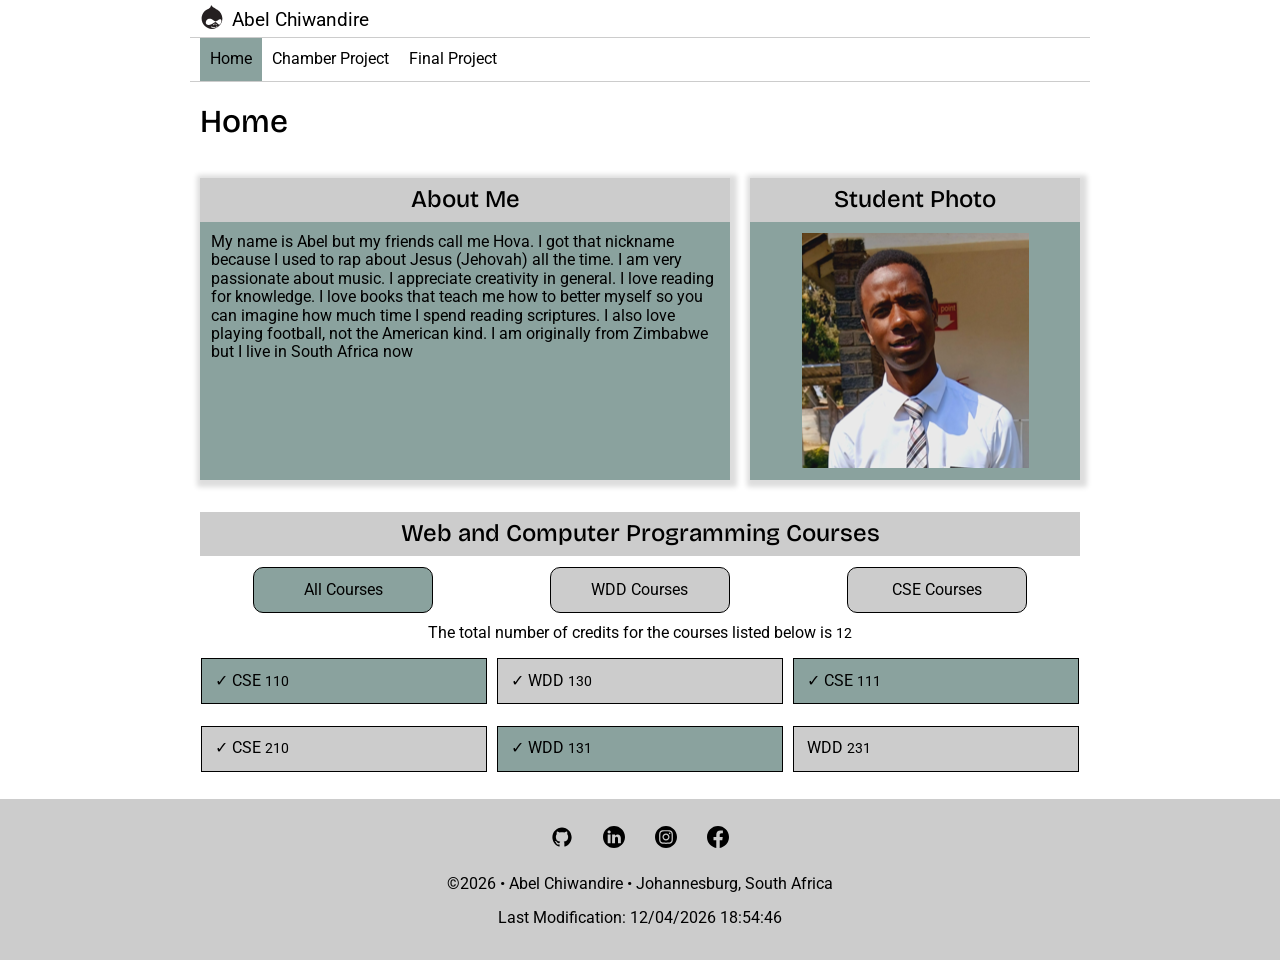
<file: index.html>
<!DOCTYPE html>
<html lang="en">

<head>
    <meta charset="UTF-8">
    <meta name="viewport" content="width=device-width, initial-scale=1.0">
    <meta name="description"
        content="Brief introduction of Abel Chiwandire and the Web and Computer Programming courses he is enrolled in.">
    <meta name="author" content="Abel Chiwandire">
    <title>Home Page</title>
    <link rel="icon" href="images/favicon.ico">
    <!-- Social media meta tags -->
     <meta property="og:title" content="Abel Chiwandire - Web and Computer Programming student">
     <meta property="og:description" content="Learn about Abel Chiwandire, his background, and the Web and Computer Programming course he is pursuing.">
     <meta property="og:image" content="https://abelchiwandire.github.io/wdd231/images/sm-image.png">
     <meta property="og:url" content="https://abelchiwandire.github.io/wdd231">

    <!-- Google Fonts Here -->
    <link rel="preconnect" href="https://fonts.googleapis.com">
    <link rel="preconnect" href="https://fonts.gstatic.com" crossorigin>
    <link
        href="https://fonts.googleapis.com/css2?family=Bricolage+Grotesque:opsz,wght@12..96,500&family=Roboto&display=swap"
        rel="stylesheet">

    <!-- CSS links Here-->
    <link rel="stylesheet" href="styles/normalize.css">
    <link rel="stylesheet" href="styles/base.css">
    <link rel="stylesheet" href="styles/large.css">

    <!-- JS script Here-->
    <script src="scripts/navigation.js" defer></script>

</head>

<body>
    <header>
        <img src="images/logo.svg" alt="Company Logo" width="16" height="16">
        <span>Abel Chiwandire</span>
        <button id="nav-btn" class="hamburger" aria-label="Menu button"></button>
    </header>
    <nav id="nav-bar" class="navigation">
        <ul>
            <li class="current"><a href="#">Home</a></li>
            <li><a href="#">Chamber Project</a></li>
            <li><a href="#">Final Project</a></li>
        </ul>
    </nav>
    <main>
        <h1>Home</h1>
        <div class="section-container">
            <section class="card bg-clr">
                <h2>About Me</h2>
                <div class="padding">
                    <p>My name is Abel but my friends call me Hova. I got that nickname because I used to rap about
                        Jesus (Jehovah) all the time.
                        I am very passionate about music. I appreciate creativity in general. I love reading for
                        knowledge.
                        I love books that teach me how to better myself so you can imagine how much time I spend reading
                        scriptures.
                        I also love playing football, not the American kind. I am originally from Zimbabwe but I live in
                        South Africa now
                    </p>
                </div>
            </section>

            <section class="card">
                <h2>Student Photo</h2>
                <div class="padding bg-clr">
                    <img src="images/profile.png" alt="Abel Chiwandire's Photo" width="227" height="236" loading="lazy">
                </div>
            </section>
        </div>

        <section>
            <h2>Web and Computer Programming Courses</h2>

            <div class="course-btn">
                <button id="all" class="btn current" aria-label="All Courses">All Courses</button>
                <button id="wdd" class="btn" aria-label="WDD Courses">WDD Courses</button>
                <button id="cse" class="btn" aria-label="CSE Courses">CSE Courses</button>
            </div>

            <p class="text-align">The total number of credits for the courses listed below is <span id="credits"
                    class="course-num"></span></p>

            <div id="courses" class="card-layout"></div>
        </section>

        <dialog id="course-details"></dialog>

    </main>
    <footer>
        <div class="social-media">
            <a href="https://github.com/AbelChiwandire/wdd231/" target="_blank"><img src="images/github.svg"
                    alt="WDD231 Github Repository" width="22" height="22"></a>
            <a href="https://www.linkedin.com/in/abel-chiwandire-495766382/" target="_blank"><img
                    src="images/linkedin.svg" alt="Abel's LinkedIn Profile" width="22" height="22"></a>
            <a href="https://www.instagram.com/abel.chiwandire/" target="_blank"><img src="images/instagram.svg"
                    alt="Abel's Instagram Profile" width="22" height="22"></a>
            <a href="https://www.facebook.com/abel.chiwandire.2025" target="_blank"><img src="images/facebook.svg"
                    alt="Abel's Facebook Profile" width="22" height="22"></a>
        </div>
        <p><span id="currentYear"></span> • Abel Chiwandire • Johannesburg, South Africa</p>
        <p id="lastModified"></p>
    </footer>
</body>

</html>
</file>
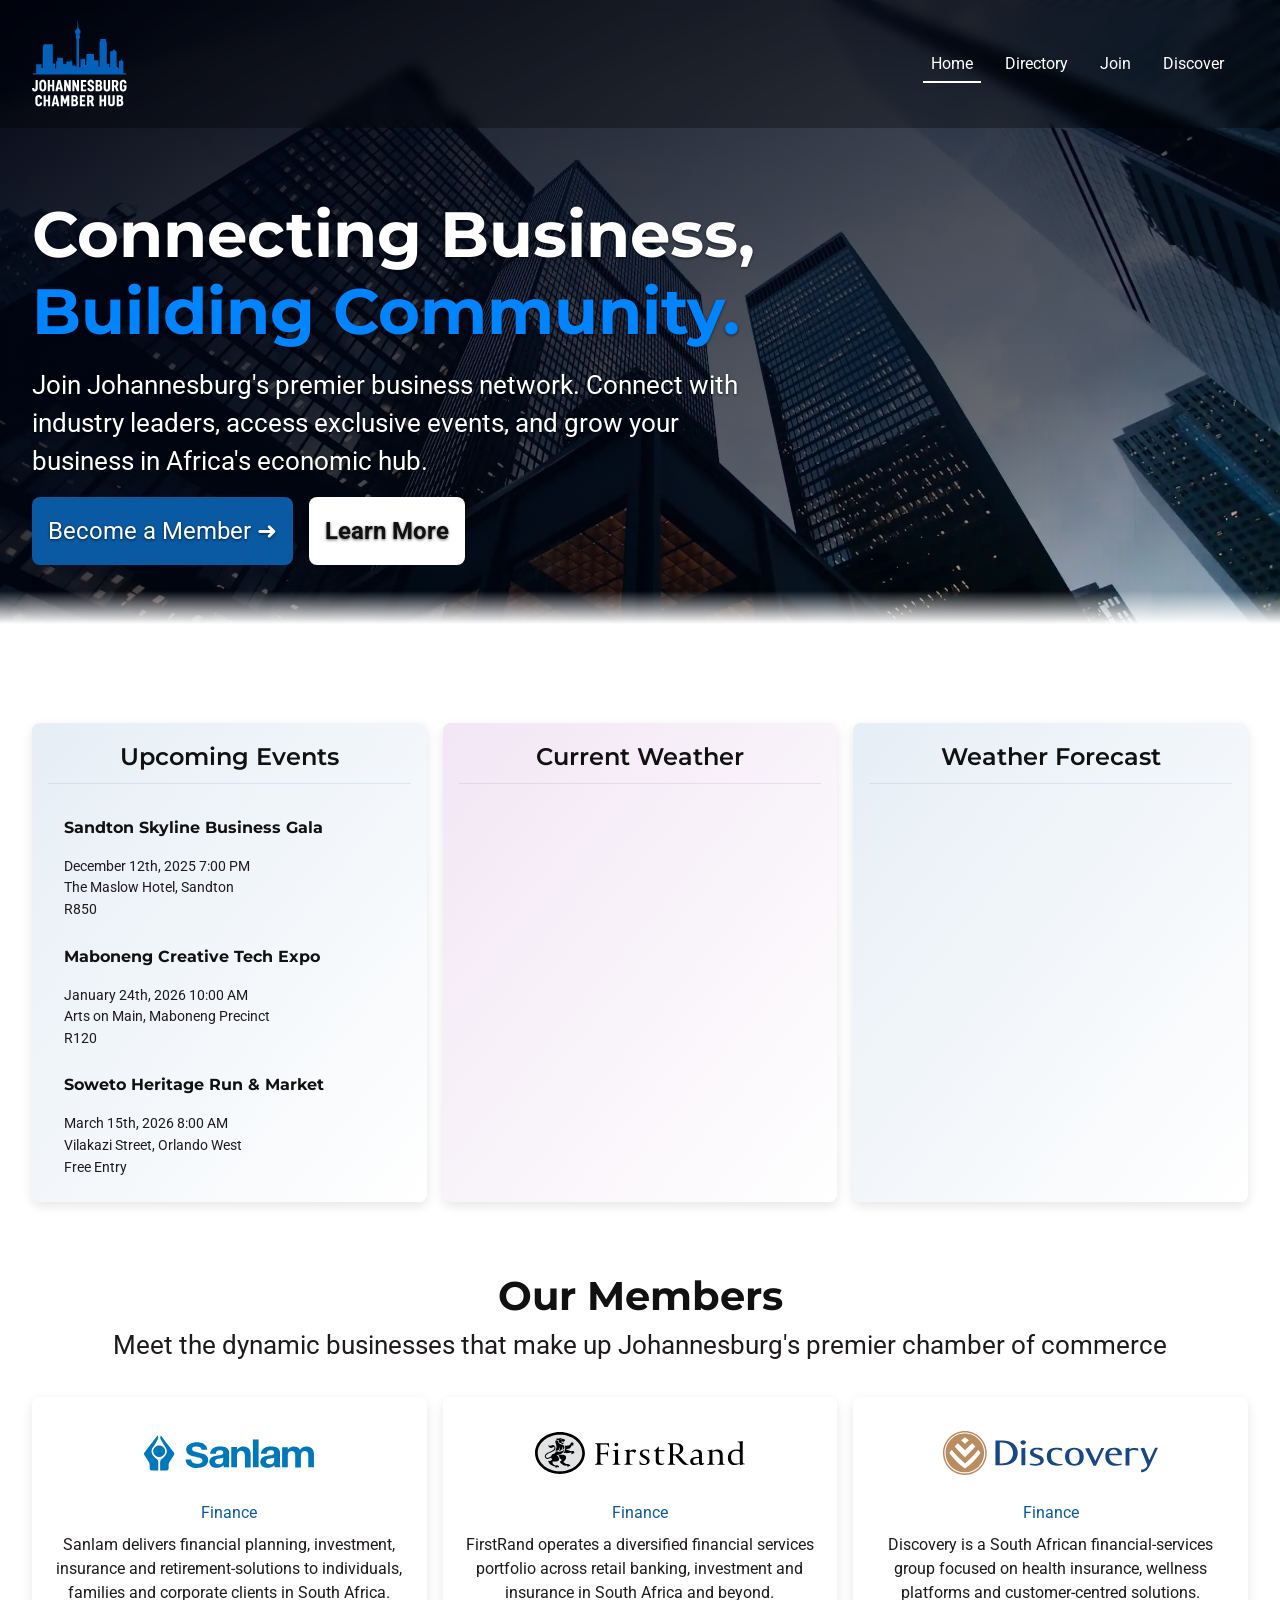
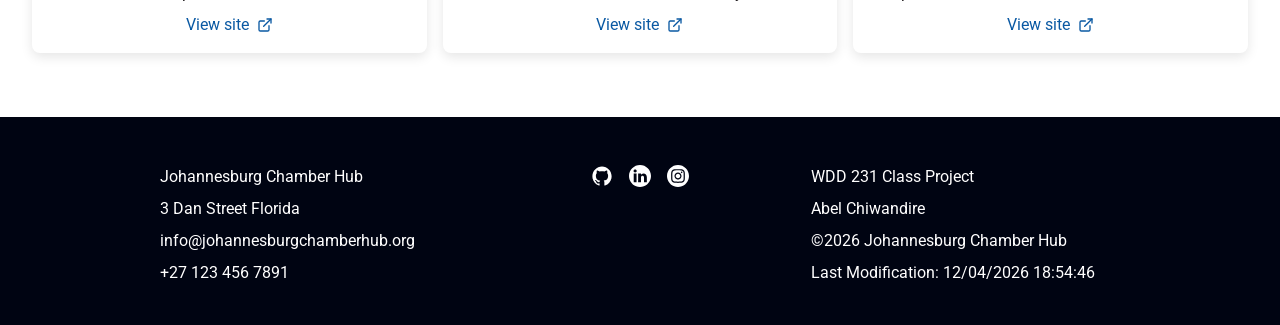
<file: chamber/index.html>
<!DOCTYPE html>
<html lang="en">

<head>
    <meta charset="UTF-8">
    <meta name="viewport" content="width=device-width, initial-scale=1.0">
    <title>Johannesburg Chamber Hub | Connecting Business & Community</title>
    <meta name="author" content="Abel Chiwandire">
    <meta name="description" content="Connect with the Johannesburg business community. Discover events, forecasts, and featured member companies">

    <!-- Social media meta tags -->
    <meta property="og:title" content="Johannesburg Chamber Hub">
    <meta property="og:description" content="Connect with the Johannesburg business community. Discover events, forecasts, and featured member companies">
    <meta property="og:image" content="https://abelchiwandire.github.io/wdd231/chamber/images/jch.png">
    <meta property="og:url" content="https://abelchiwandire.github.io/wdd231/chamber/index.html">

    <!-- Google fonts -->
    <link rel="preconnect" href="https://fonts.googleapis.com">
    <link rel="preconnect" href="https://fonts.gstatic.com" crossorigin>
    <link href="https://fonts.googleapis.com/css2?family=Montserrat:wght@500&family=Roboto&display=swap"
        rel="stylesheet">

    <link rel="icon" href="images/favicon.ico">
    <link rel="stylesheet" href="styles/reset.css">
    <link rel="stylesheet" href="styles/chamber.css">
    <link rel="stylesheet" href="styles/chamber-large.css">
    <script type="module" src="scripts/chamber.mjs"></script>
</head>

<body>
    <header class="flex-layout flex-spread full-width">
        <img src="images/logo.svg" alt="Johannesburg Chamber Hub Logo">
        <button id="hamburger" aria-label="hamburger menu"></button>
        <nav id="nav" class="full-width padding-large">
            <ul class="flex-layout flex-gap-medium flex-container">
                <li id="current"><a class="padding-small" href="#" aria-current="page">Home</a></li>
                <li><a class="padding-small" href="directory.html" aria-label="View Member Directory">Directory</a></li>
                <li><a class="padding-small" href="join.html" aria-label="Join Johannesburg Chamber Hub">Join</a></li>
                <li><a class="padding-small" href="#" aria-label="Discover Johannesburg history, demographics, and local events">Discover</a></li>
            </ul>
        </nav> 
    </header>
    <main>
        <div class="hero-container full-width">

            <div class="tagline padding-medium margin-left-medium">
                <h1 class="margin-bottom-medium">Connecting Business, <span>Building Community.</span></h1>
                <p class="margin-bottom-medium responsive-font">Join Johannesburg's premier business network.
                    Connect with industry leaders, access exclusive events,
                    and grow your business in Africa's economic hub.</p>
                <div class="flex-layout flex-container flex-gap-medium">
                    <a class="cta padding-medium flex-layout flex-gap-small explore" href="join.html#application-form">Become a Member ➜</a>
                    <a class="cta padding-medium learn-more" href="#">Learn More</a>
                </div>
            </div>

        </div>

        <div class="transition full-width"></div>

        <div class="padding-large cards flex-gap-medium">

            <section id="events" class="card">
                <h2 class="align-text-center margin-bottom-medium">Upcoming Events</h2>
            </section>

            <section id="current-weather" class="card">
                <h2 class="align-text-center margin-bottom-medium">Current Weather</h2>
            </section>

            <section id="weather-forecast" class="card">
                <h2 class="align-text-center margin-bottom-medium">Weather Forecast</h2>
                <div id="forecast-cards" class="forecast-cards"></div>
            </section>

        </div>

        <section class="padding-large spotlights-container">
            <h2 class="align-text-center">Our Members</h2>
            <p class="align-text-center margin-bottom-large responsive-font">Meet the dynamic businesses that make up Johannesburg's premier chamber of commerce</p>

            <div id="spotlights" class="cards flex-gap-medium"></div>

        </section>

    </main>
        <footer class="margin-top-large">
            <div class="padding-large center-block padding-medium flex-gap-medium footer-container">

                <div class="contact">
                    <p class="margin-bottom-small"><span class="name">Johannesburg Chamber Hub</span></p>
                    <p class="margin-bottom-small">3 Dan Street Florida</p>
                    <p class="margin-bottom-small">info@johannesburgchamberhub.org</p>
                    <p class="margin-bottom-small">+27 123 456 7891</p>
                </div>

                <div class="social-media flex-layout flex-gap-medium">
                    <a href="https://github.com/AbelChiwandire/wdd231/" target="_blank"><img src="images/github.svg"
                            alt="WDD231 Github Repository" width="22" height="22"></a>
                    <a href="https://www.linkedin.com/in/abel-chiwandire-495766382/" target="_blank"><img
                            src="images/linkedin.svg" alt="Abel's LinkedIn Profile" width="22" height="22"></a>
                    <a href="https://www.instagram.com/abel.chiwandire/" target="_blank"><img src="images/instagram.svg"
                            alt="Abel's Instagram Profile" width="22" height="22"></a>
                </div>

                <div class="project">
                    <p class="margin-bottom-small">WDD 231 Class Project</p>
                    <p class="margin-bottom-small">Abel Chiwandire</p>
                    <p class="margin-bottom-small"><span id="currentYear"></span> Johannesburg Chamber Hub</p>
                    <p class="margin-bottom-small" id="lastModified"></p>
                </div>

            </div>
        </footer>
</body>

</html>
</file>
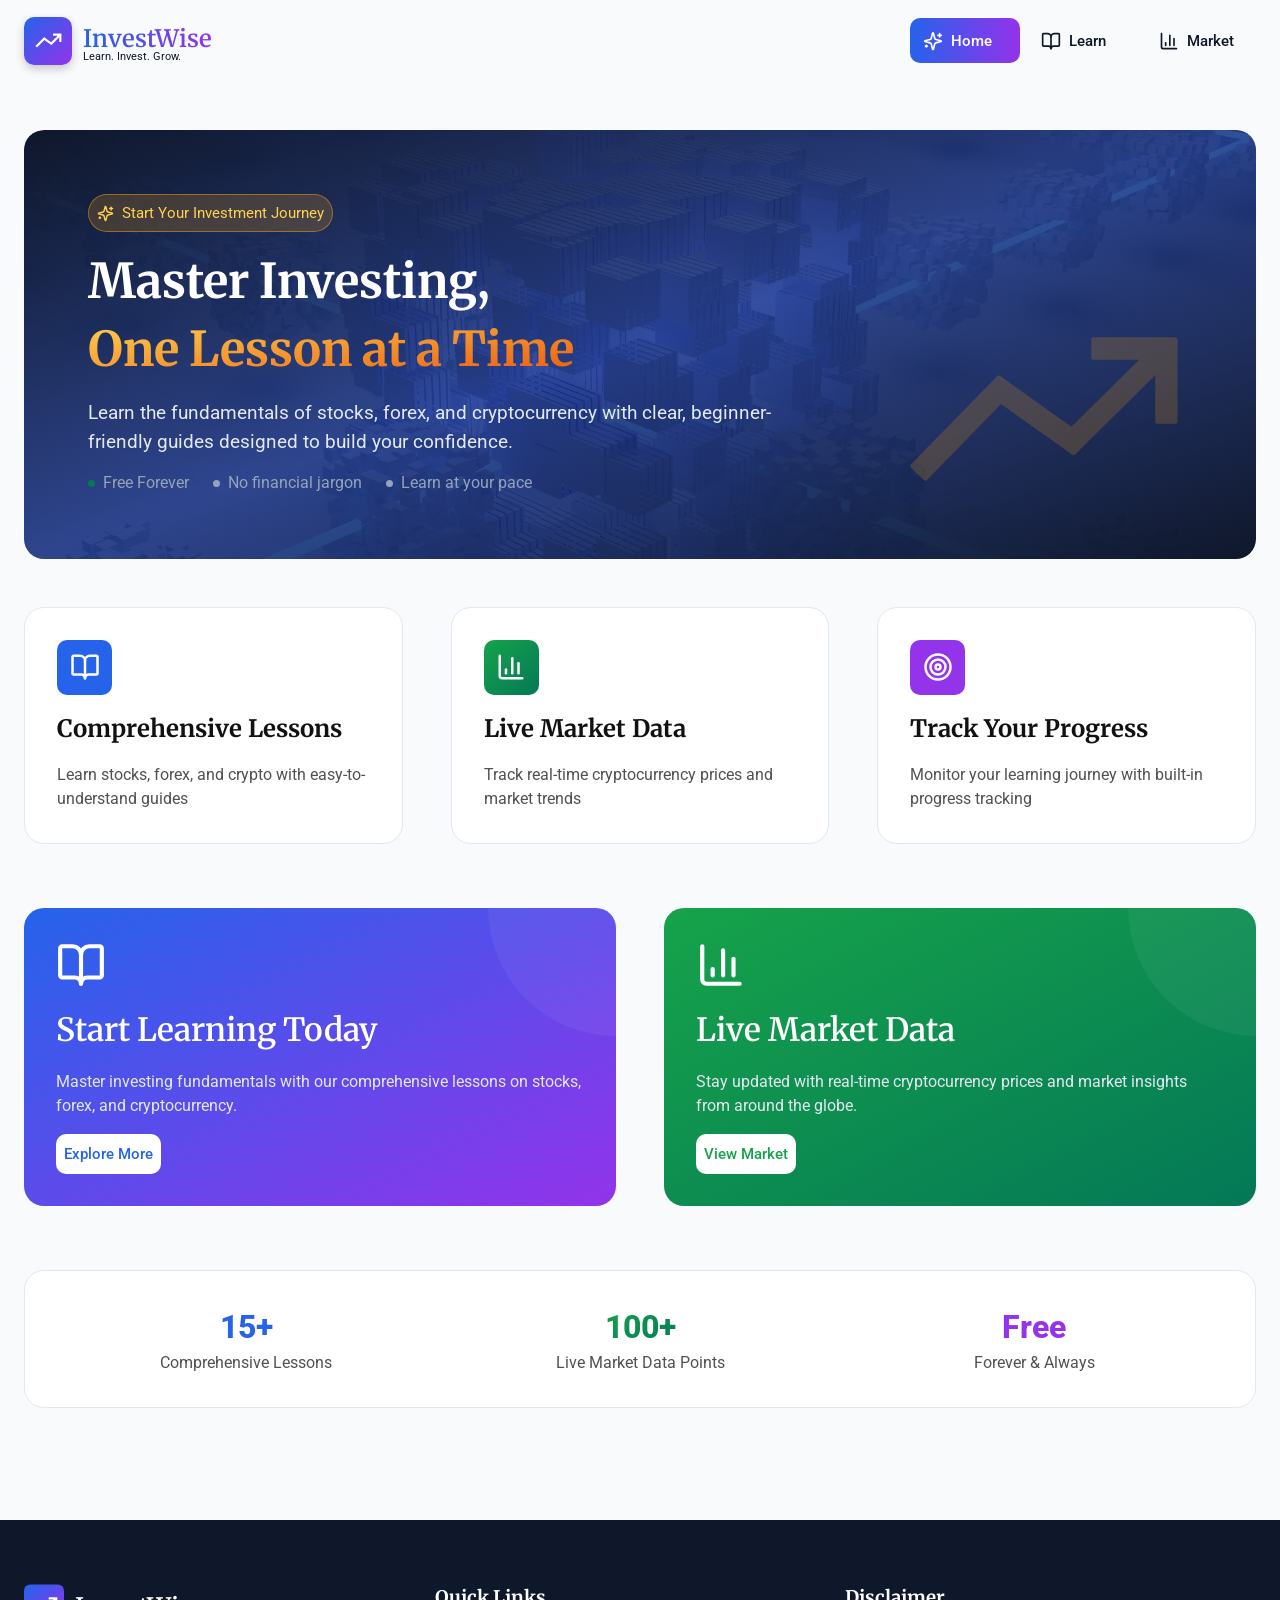
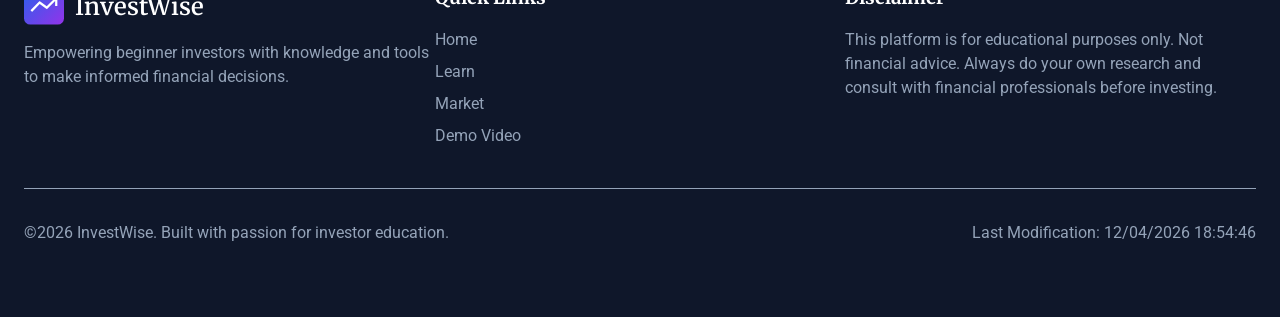
<file: project/index.html>
<!DOCTYPE html>
<html lang="en">
<head>
    <meta charset="UTF-8">
    <meta name="viewport" content="width=device-width, initial-scale=1.0">
    <title>InvestWise | Master Investing</title>
    <meta name="author" content="Abel Chiwandire">
    <meta name="description" content="InvestWise helps beginners learn investing, track live market data, and master stocks, forex, and cryptocurrency.">

    <!-- CSS stylesheets -->
    <link rel="stylesheet" href="styles/reset.css">
    <link rel="stylesheet" href="styles/base.css">
    <link rel="stylesheet" href="styles/large.css">
    <link rel="icon" type="image/svg+xml" href="images/investwise-logo.svg">


    <!-- Google fonts -->
    <link rel="preconnect" href="https://fonts.googleapis.com">
    <link rel="preconnect" href="https://fonts.gstatic.com" crossorigin>
    <link href="https://fonts.googleapis.com/css2?family=Merriweather:opsz,wght@18..144,300..900&family=Roboto:wght@100..900&display=swap" rel="stylesheet">

    <!-- Facebook meta tags -->
    <meta property="og:title" content="InvestWise - Master Investing">
    <meta property="og:description" content="Learn investing from scratch, track live market data, and master stocks, forex, and crypto with InvestWise.">
    <meta property="og:image" content="https://abelchiwandire.github.io/wdd231/project/images/banner.png">
    <meta property="og:url" content="https://abelchiwandire.github.io/wdd231/project/index.html">

    <!-- Twitter meta tags -->
    <meta name="twitter:card" content="summary_large_image">
    <meta name="twitter:title" content="InvestWise - Master Investment">
    <meta name="twitter:description" content="Learn investing from scratch, track live market data, and master stocks, forex, and crypto with InvestWise.">
    <meta name="twitter:image" content="https://abelchiwandire.github.io/wdd231/project/images/banner.png">
    <meta name="twitter:url" content="https://abelchiwandire.github.io/wdd231/project/index.html">

    <!-- Scripts -->
    <script type="module" src="scripts/main.mjs"></script>
</head>
<body>
    <header data-animated="false" class="text-background-white width-full">
            <div class="top-bar flex-layout flex-center justify-space-between wrap">

                <div class="logo flex-layout flex-center">
                    <div class="logo-icon-container gradient-blue-purple flex-layout flex-center square border-radius-small">
                        <svg class="logo-icon" viewBox="0 0 64 64" xmlns="http://www.w3.org/2000/svg"><path fill="#fff" d="M60,16.71H42.57a.5.5,0,0,0-.5.5V21a.5.5,0,0,0,.5.5h9.74L37.84,35.78,23.93,25.86l-1.32-.93A.5.5,0,0,0,22,25L3.64,43.81a.49.49,0,0,0,0,.7l2.7,2.64a.48.48,0,0,0,.35.14h0a.47.47,0,0,0,.35-.15L22.83,30.93l13.88,9.89,1.29.92a.5.5,0,0,0,.64-.05L55.73,24.8v9.84a.5.5,0,0,0,.5.5H60a.5.5,0,0,0,.5-.5V17.21A.5.5,0,0,0,60,16.71Z"/></svg>
                    </div>
                    <div class="logo-text">
                        <div class="logo-title h2-font-weight color-transparent background-clip">InvestWise</div>
                        <div class="logo-tag text-neutral-dark font-size-small">Learn. Invest. Grow.</div>
                    </div>
                </div>

                <button id="nav-btn" class="hamburger neutral-hover border-radius-small" aria-label="Menu button"></button>

                <nav id="nav-bar" class="navigation button-font-weight slide-down width-full hide font-size-normal">
                    <ul>
                        <li>
                            <a href="#home" class="current flex-layout medium-gap text-neutral-dark color-white neutral-hover border-radius-small">
                                <svg xmlns="http://www.w3.org/2000/svg" width="20" height="20" viewBox="0 0 24 24" fill="none" stroke="currentColor" stroke-width="2" stroke-linecap="round" stroke-linejoin="round"><path d="M9.937 15.5A2 2 0 0 0 8.5 14.063l-6.135-1.582a.5.5 0 0 1 0-.962L8.5 9.936A2 2 0 0 0 9.937 8.5l1.582-6.135a.5.5 0 0 1 .963 0L14.063 8.5A2 2 0 0 0 15.5 9.937l6.135 1.581a.5.5 0 0 1 0 .964L15.5 14.063a2 2 0 0 0-1.437 1.437l-1.582 6.135a.5.5 0 0 1-.963 0z"></path><path d="M20 3v4"></path><path d="M22 5h-4"></path><path d="M4 17v2"></path><path d="M5 18H3"></path></svg>
                                Home
                            </a>
                        </li>
                        <li>
                            <a href="learn.html" class="flex-layout medium-gap text-neutral-dark neutral-hover border-radius-small">                     
                                <svg xmlns="http://www.w3.org/2000/svg" width="20" height="20" viewBox="0 0 24 24" fill="none" stroke="currentColor" stroke-width="2" stroke-linecap="round" stroke-linejoin="round"><path d="M12 7v14"></path><path d="M3 18a1 1 0 0 1-1-1V4a1 1 0 0 1 1-1h5a4 4 0 0 1 4 4 4 4 0 0 1 4-4h5a1 1 0 0 1 1 1v13a1 1 0 0 1-1 1h-6a3 3 0 0 0-3 3 3 3 0 0 0-3-3z"></path></svg>
                                Learn
                            </a>
                        </li>
                        <li>
                            <a href="market.html" class="flex-layout medium-gap text-neutral-dark neutral-hover border-radius-small">
                                <svg xmlns="http://www.w3.org/2000/svg" width="20" height="20" viewBox="0 0 24 24" fill="none" stroke="currentColor" stroke-width="2" stroke-linecap="round" stroke-linejoin="round"><path d="M3 3v16a2 2 0 0 0 2 2h16"></path><path d="M18 17V9"></path><path d="M13 17V5"></path><path d="M8 17v-3"></path></svg>
                                Market
                            </a>
                        </li>
                    </ul>
                </nav>
            </div>

    </header>
    <main class="grid-single">
        <div class="hero fade-up position-relative">

           <picture>
                <source srcset="images/blockchain-large.webp" media="(min-width: 1024px)">
                <source srcset="images/blockchain-medium.webp" media="(min-width: 768px)">
                <img class="hero-img width-full" src="images/blockchain-small.webp" alt="Abstract representation of blockchain technology with interconnected blocks and digital data flow">
            </picture>

            <div class="arrow-up">
                <svg viewBox="0 0 64 64" xmlns="http://www.w3.org/2000/svg"><path fill="#F59E0B33" d="M60,16.71H42.57a.5.5,0,0,0-.5.5V21a.5.5,0,0,0,.5.5h9.74L37.84,35.78,23.93,25.86l-1.32-.93A.5.5,0,0,0,22,25L3.64,43.81a.49.49,0,0,0,0,.7l2.7,2.64a.48.48,0,0,0,.35.14h0a.47.47,0,0,0,.35-.15L22.83,30.93l13.88,9.89,1.29.92a.5.5,0,0,0,.64-.05L55.73,24.8v9.84a.5.5,0,0,0,.5.5H60a.5.5,0,0,0,.5-.5V17.21A.5.5,0,0,0,60,16.71Z"/></svg>
            </div>

            <div class="flex-layout flex-column medium-gap hero-content position-relative">

                <div class="cta fit-content padding-small font-size-normal">
                    <a href="learn.html" class="flex-layout flex-center small-gap">
                    <svg xmlns="http://www.w3.org/2000/svg" width="17px" viewBox="0 0 24 24" fill="none" stroke="currentColor" stroke-width="2" stroke-linecap="round" stroke-linejoin="round"><path d="M9.937 15.5A2 2 0 0 0 8.5 14.063l-6.135-1.582a.5.5 0 0 1 0-.962L8.5 9.936A2 2 0 0 0 9.937 8.5l1.582-6.135a.5.5 0 0 1 .963 0L14.063 8.5A2 2 0 0 0 15.5 9.937l6.135 1.581a.5.5 0 0 1 0 .964L15.5 14.063a2 2 0 0 0-1.437 1.437l-1.582 6.135a.5.5 0 0 1-.963 0z"></path><path d="M20 3v4"></path><path d="M22 5h-4"></path><path d="M4 17v2"></path><path d="M5 18H3"></path></svg>
                        Start Your Investment Journey 
                    </a>               
                </div>

                <h1 class="color-white font-size-clamp fade-up second-delay">Master Investing,<br><span class="color-transparent background-clip gradient-orange-light">One Lesson at a Time</span></h1>
                <p class="hero-p font-size-medium color-transparent text-background-light background-clip">Learn the fundamentals of stocks, forex, and cryptocurrency with clear, beginner-friendly guides designed to build your confidence.</p>

                <div class="wrap flex-layout flex-vertical-center large-gap color-transparent text-background-mid background-clip fade-up fourth-delay">

                    <div class="flex-layout flex-vertical-center small-gap">
                        <div class="bullet green-bullet border-radius-circle"></div>
                        <div>Free Forever</div>
                    </div>

                    <div class="flex-layout flex-vertical-center small-gap">
                        <div class="bullet text-background-mid border-radius-circle"></div>
                        <div>No financial jargon</div>
                    </div>
                    
                    <div class="flex-layout flex-vertical-center small-gap">
                        <div class="bullet text-background-mid border-radius-circle"></div>
                        <div>Learn at your pace</div>
                    </div>

                </div>

            </div>

        </div>

        <section class="grid-single grid-double grid-triple">

            <div class="card flex-layout flex-column medium-gap shadow text-background-white neutral-border">
                <div class="info-icon-container border-radius-small flex-layout flex-center background-color-blue">
                    <svg class="info-icon info-icon-learn" xmlns="http://www.w3.org/2000/svg" width="30" height="30" viewBox="0 0 24 24" fill="none" stroke="#fff" stroke-width="2" stroke-linecap="round" stroke-linejoin="round"><path d="M12 7v14"></path><path d="M3 18a1 1 0 0 1-1-1V4a1 1 0 0 1 1-1h5a4 4 0 0 1 4 4 4 4 0 0 1 4-4h5a1 1 0 0 1 1 1v13a1 1 0 0 1-1 1h-6a3 3 0 0 0-3 3 3 3 0 0 0-3-3z"></path></svg>                   
                </div>
                <h2>Comprehensive Lessons</h2>
                 <p class="color-gray">Learn stocks, forex, and crypto with easy-to-understand guides</p>
            </div>

            <div class="card flex-layout flex-column medium-gap shadow text-background-white neutral-border">
                <div class="info-icon-container border-radius-small flex-layout flex-center gradient-green">
                    <svg class="info-icon info-icon-market" xmlns="http://www.w3.org/2000/svg" width="30" height="30" viewBox="0 0 24 24" fill="none" stroke="#fff" stroke-width="2" stroke-linecap="round" stroke-linejoin="round"><path d="M3 3v16a2 2 0 0 0 2 2h16"></path><path d="M18 17V9"></path><path d="M13 17V5"></path><path d="M8 17v-3"></path></svg>
                </div>
                <h2>Live Market Data</h2>
                <p class="color-gray">Track real-time cryptocurrency prices and market trends</p>
            </div>

            <div class="card flex-layout flex-column medium-gap shadow text-background-white neutral-border">
                <div class="info-icon-container border-radius-small flex-layout flex-center background-color-purple">
                    <svg xmlns="http://www.w3.org/2000/svg" width="30" height="30" viewBox="0 0 24 24" fill="none" stroke="#fff" stroke-width="2" stroke-linecap="round" stroke-linejoin="round"><circle cx="12" cy="12" r="10"></circle><circle cx="12" cy="12" r="6"></circle><circle cx="12" cy="12" r="2"></circle></svg>
                </div>
                <h2>Track Your Progress</h2>
                <p class="color-gray">Monitor your learning journey with built-in progress tracking</p>
            </div>

        </section>

        <div class="grid-single grid-double margin-top-large">
            <section class="card gradient-blue-purple circle circle-hover color-white">

                <div class="flex-layout flex-column medium-gap">
                    <div>
                        <svg xmlns="http://www.w3.org/2000/svg" width="50" height="50" viewBox="0 0 24 24" fill="none" stroke="#fff" stroke-width="2" stroke-linecap="round" stroke-linejoin="round"><path d="M12 7v14"></path><path d="M3 18a1 1 0 0 1-1-1V4a1 1 0 0 1 1-1h5a4 4 0 0 1 4 4 4 4 0 0 1 4-4h5a1 1 0 0 1 1 1v13a1 1 0 0 1-1 1h-6a3 3 0 0 0-3 3 3 3 0 0 0-3-3z"></path></svg>                   
                    </div>            
                    <h2 class="font-size-large h2-font-weight">Start Learning Today</h2>
                    <p class="color-transparent text-background-light background-clip">
                        Master investing fundamentals with our comprehensive lessons on stocks, forex, and cryptocurrency.
                    </p>
                    <div class="text-background-white fit-content padding-small border-radius-small blue position-relative hover-overlay">
                        <a class="color-transparent background-clip background-color-blue button-font-weight font-size-normal" aria-label="Visit the learn page an start learning today" href="learn.html">Explore More</a>
                    </div>
                    
                </div>

            </section>

            <section class="card gradient-green circle circle-hover color-white">

                <div class="flex-layout flex-column medium-gap">
                    <div>
                       <svg xmlns="http://www.w3.org/2000/svg" width="50" height="50" viewBox="0 0 24 24" fill="none" stroke="#fff" stroke-width="2" stroke-linecap="round" stroke-linejoin="round"><path d="M3 3v16a2 2 0 0 0 2 2h16"></path><path d="M18 17V9"></path><path d="M13 17V5"></path><path d="M8 17v-3"></path></svg>
                    </div>
                    <h2 class="font-size-large h2-font-weight color-transparent background-clip text-background-white">Live Market Data</h2>

                    <p class="color-transparent text-background-light background-clip">
                        Stay updated with real-time cryptocurrency prices and market insights from around the globe.
                    </p>
                    <div class="text-background-white fit-content padding-small border-radius-small green position-relative hover-overlay">
                        <a class="clickable color-transparent background-clip background-color-green button-font-weight font-size-normal" aria-label="Visit the market page and view live cryptocurrency data" href="market.html">View Market</a>
                    </div>
                    
                </div>

            </section>
        </div>

        <div class="card margin-top-large margin-bottom-extra-large text-background-white neutral-border">
            <div class="grid-single grid-triple medium-gap" >
                <div class="flex-layout flex-column flex-center">
                    <div class="font-size-large info-font-weight color-transparent background-clip background-color-blue">15+</div>
                    <p class="color-gray">Comprehensive Lessons</p>
                </div>
                <div class="flex-layout flex-column flex-center">
                    <div class="font-size-large info-font-weight color-transparent background-clip gradient-green">100+</div>
                    <p class="color-gray">Live Market Data Points</p>
                </div>
                <div class="flex-layout flex-column flex-center">
                    <div class="font-size-large info-font-weight color-transparent background-clip background-color-purple">Free</div>
                    <p class="color-gray">Forever & Always</p>
                </div>
            </div>
        </div>

    </main>
    <footer class="color-white grid-single grid-triple">

        <div class="margin-bottom-large">
            <div class="logo flex-layout margin-bottom-normal">
                <img src="images/investwise-logo.svg" alt="InvestWise logo">
                <div class="logo-text">
                    <div class="logo-title h2-font-weight color-white font-size-medium">InvestWise</div>
                </div>
            </div>
            <p class="color-transparent text-background-mid background-clip">Empowering beginner investors with knowledge and tools to make informed financial decisions.</p>
        </div>

        <div class="flex-layout flex-column medium-gap margin-bottom-large">
            <h3>Quick Links</h3>
            <ul>
                <li class="margin-bottom-small"><a href="index.html" class="color-transparent text-background-mid background-clip">Home</a></li>
                <li class="margin-bottom-small"><a href="learn.html" class="color-transparent text-background-mid background-clip">Learn</a></li>
                <li class="margin-bottom-small"><a href="market.html" class="color-transparent text-background-mid background-clip">Market</a></li>
                <li class="margin-bottom-small"><a href="https://www.loom.com/share/c82b48901ede476fbc2e1dcc28e1d65b" class="color-transparent text-background-mid background-clip">Demo Video</a></li>
            </ul>
        </div>
        
        <div class="flex-layout flex-column medium-gap margin-bottom-large">
            <h3>Disclaimer</h3>
            <p class="color-transparent text-background-mid background-clip">This platform is for educational purposes only. Not financial advice. Always do your own research and consult with financial professionals before investing.</p>
        </div>

        <div class="dynamic margin-bottom-large">
            <p class="color-transparent text-background-mid background-clip margin-bottom-small"><span id="currentYear"></span> InvestWise. Built with passion for investor education.</p>
            <p id="lastModified" class="color-transparent text-background-mid background-clip margin-bottom-small"></p>
        </div>

    </footer>
    
</body>
</html>
</file>
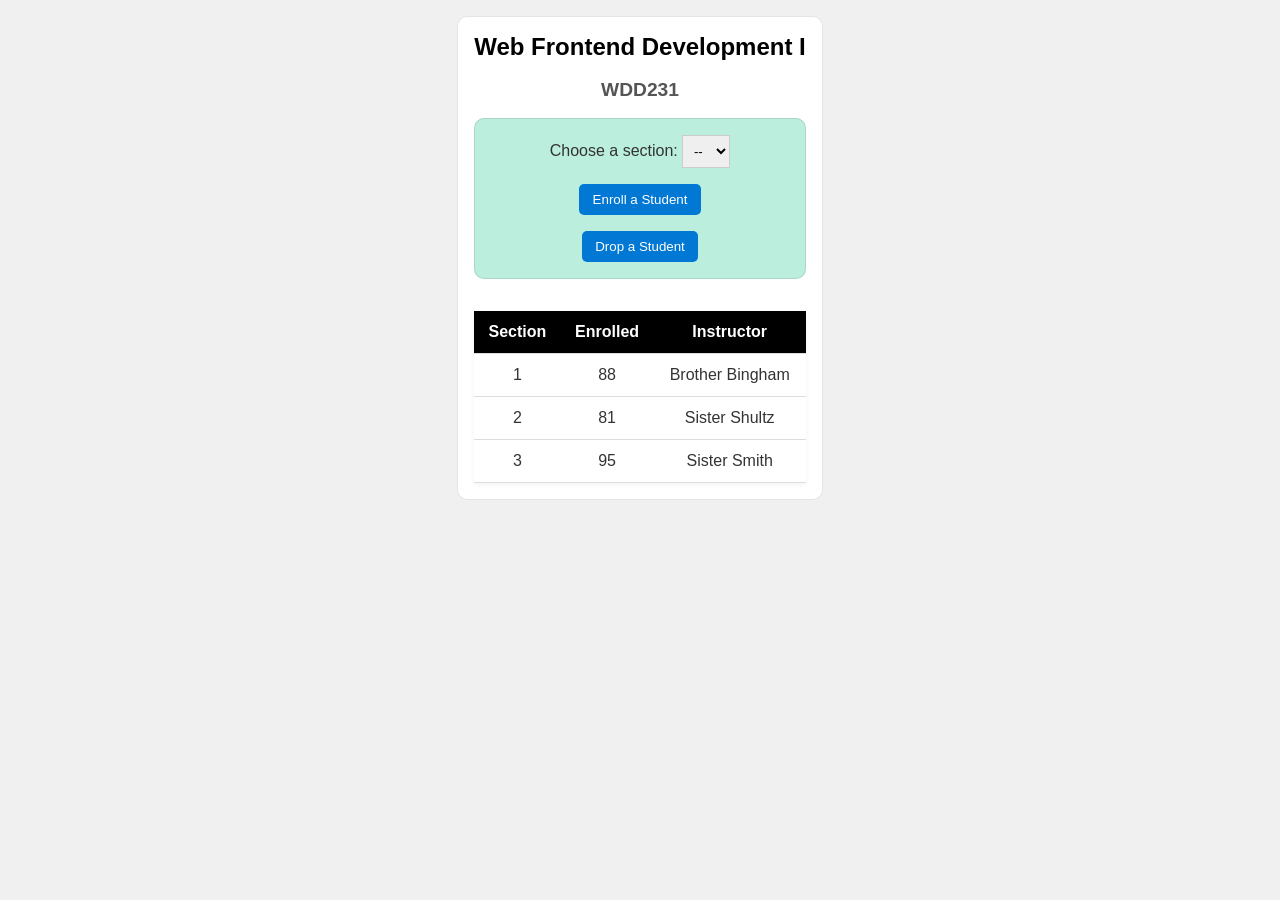
<file: modules.html>
<!DOCTYPE html>
<html lang="en">

<head>
  <meta charset="UTF-8">
  <meta name="viewport" content="width=device-width, initial-scale=1.0">
  <title>Modules Example: Course and Sections</title>
  <link rel="stylesheet" href="styles/modules.css">
  <script type="module" src="scripts/modules.mjs"></script>
</head>

<body>
  <main>
  <h1 id="courseName"></h1>
  <h2 id="courseCode"></h2>

  <div id="enrollment">
    <label for="sectionNumber">Choose a section:</label>
    <select id="sectionNumber">
      <option value="0" disabled selected>--</option>
    </select>
    <button id="enrollStudent">Enroll a Student</button>
    <button id="dropStudent">Drop a Student</button>
  </div>

  <table>
    <thead>
      <tr>
        <th>Section</th>
        <th>Enrolled</th>
        <th>Instructor</th>
      </tr>
    </thead>
    <tbody id="sections"></tbody>
  </table>
  </main>
</body>

</html>
</file>
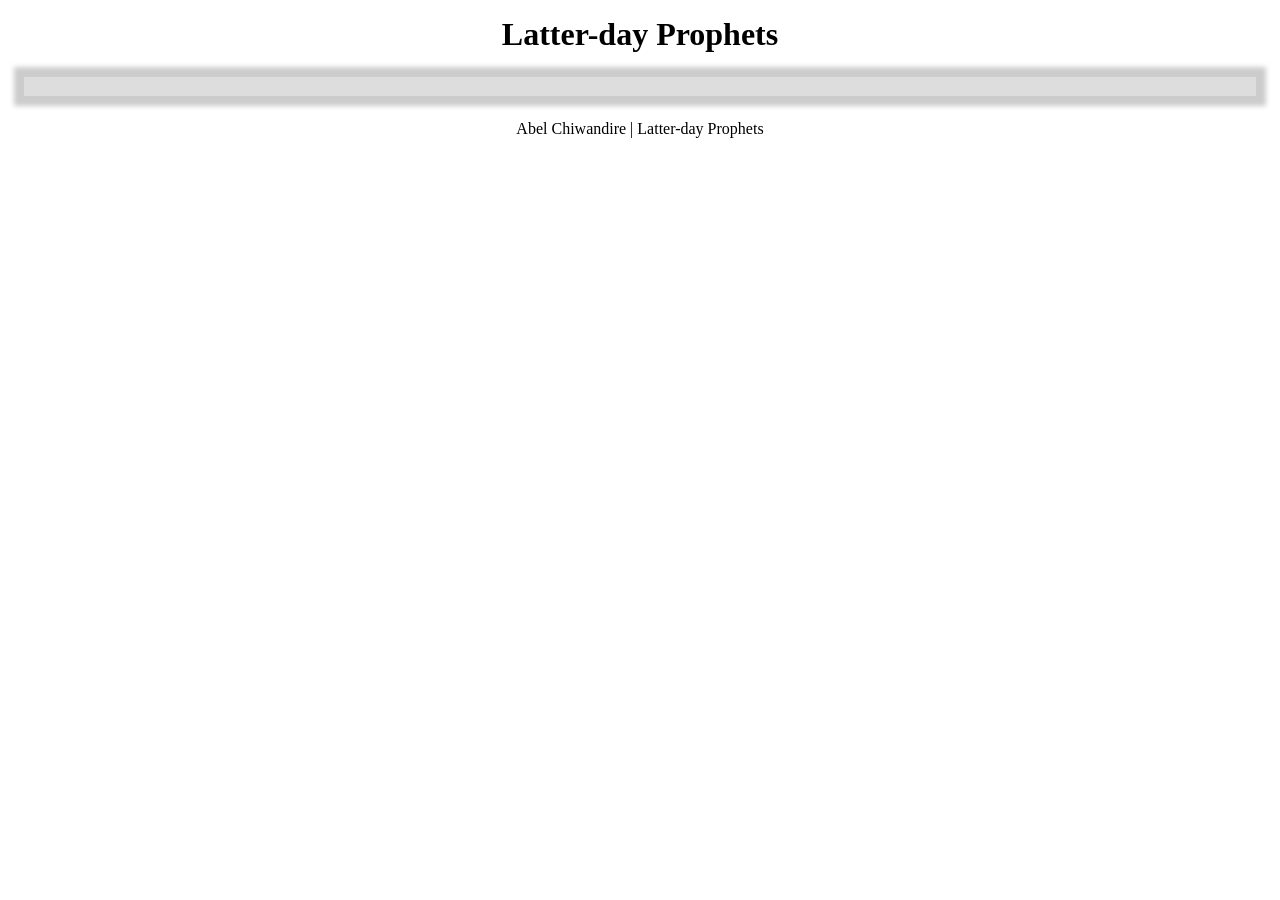
<file: prophets.html>
<!DOCTYPE html>
<html lang="en">
<head>
    <meta charset="UTF-8">
    <meta name="viewport" content="width=device-width, initial-scale=1.0">
    <title>Latter-day Prophets</title>
    <meta name="author" content="Abel Chiwandire">
    <meta name="description" content="This page contains all the prophets for the Church of Jesus Christ of Latter-day Saints since the church was restored">
    <link rel="stylesheet" href="styles/prophets.css">
    <script src="scripts/prophets.js" defer></script>
</head>
<body>
    <header>
    <h1>Latter-day Prophets</h1>
    </header>
    <main>
    <div id="cards"></div>
    </main>
    <footer>
    Abel Chiwandire | Latter-day Prophets
    </footer>    
</body>
</html>
</file>
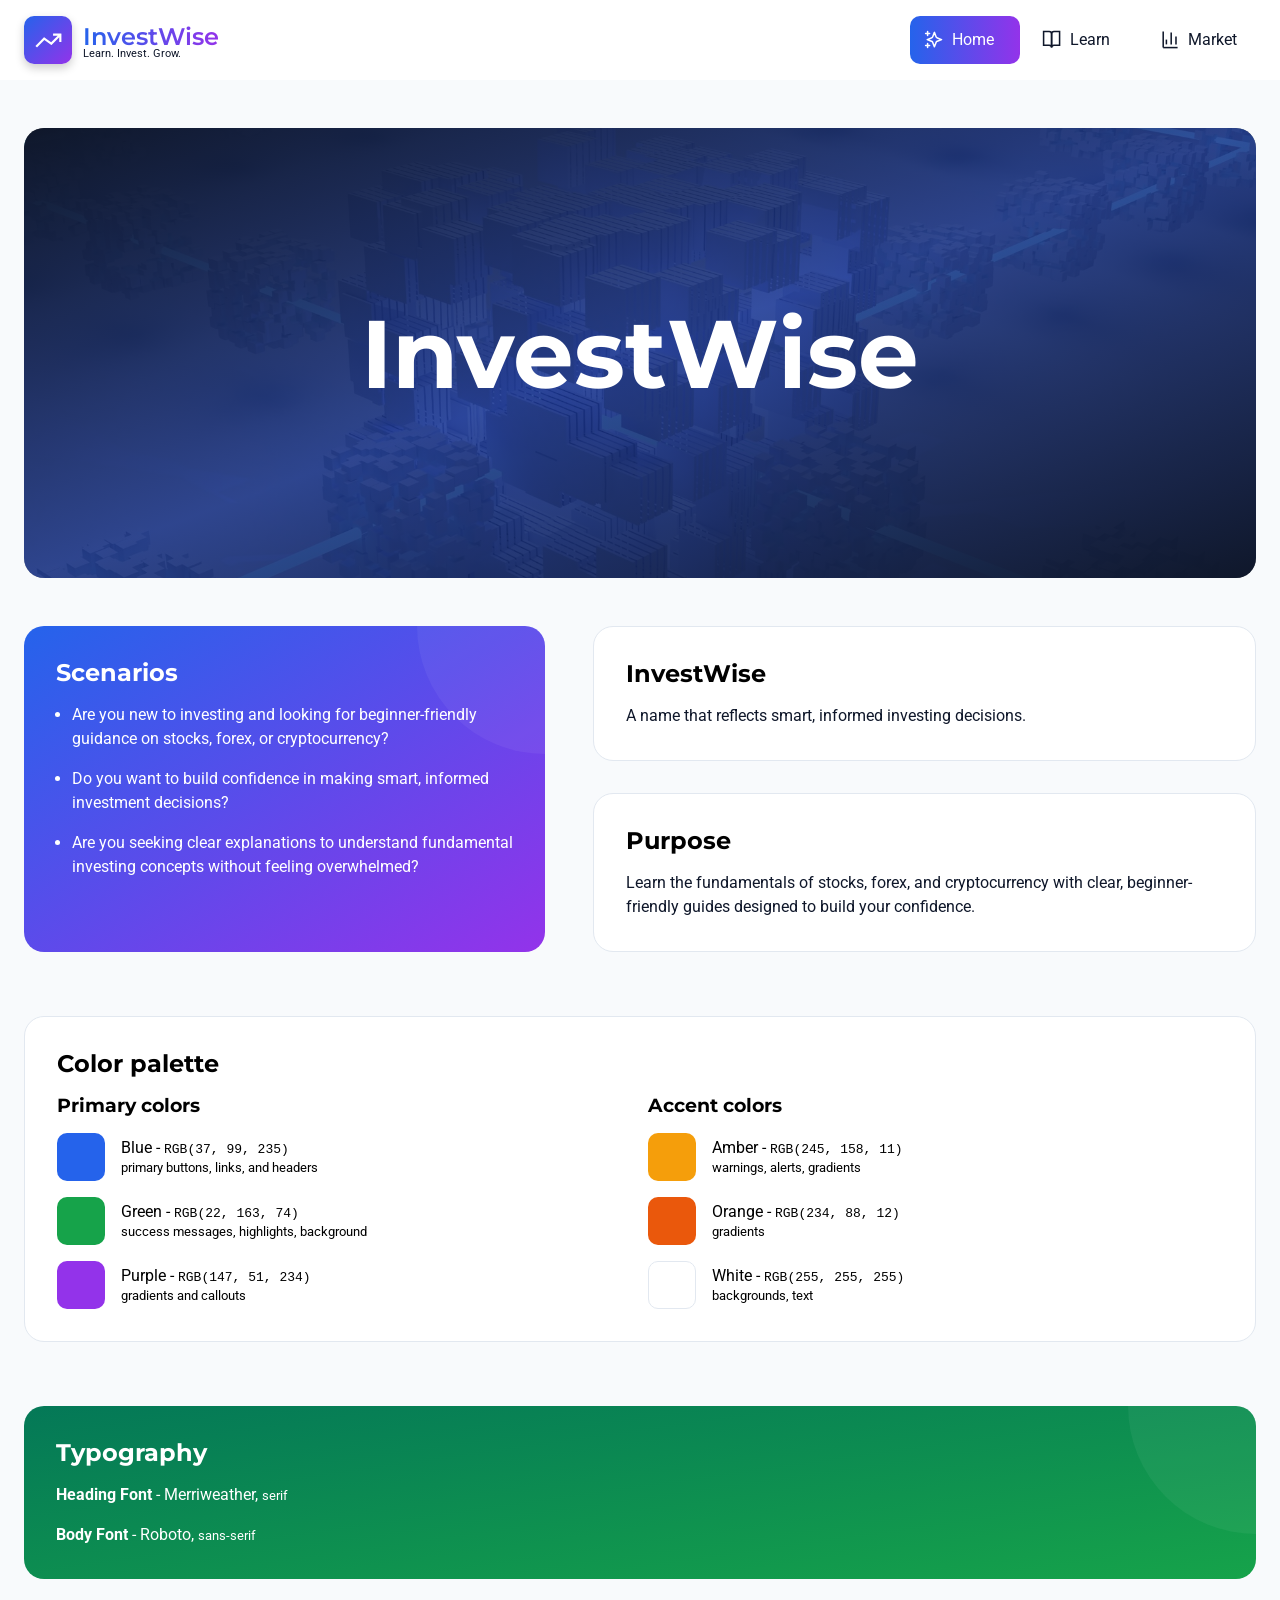
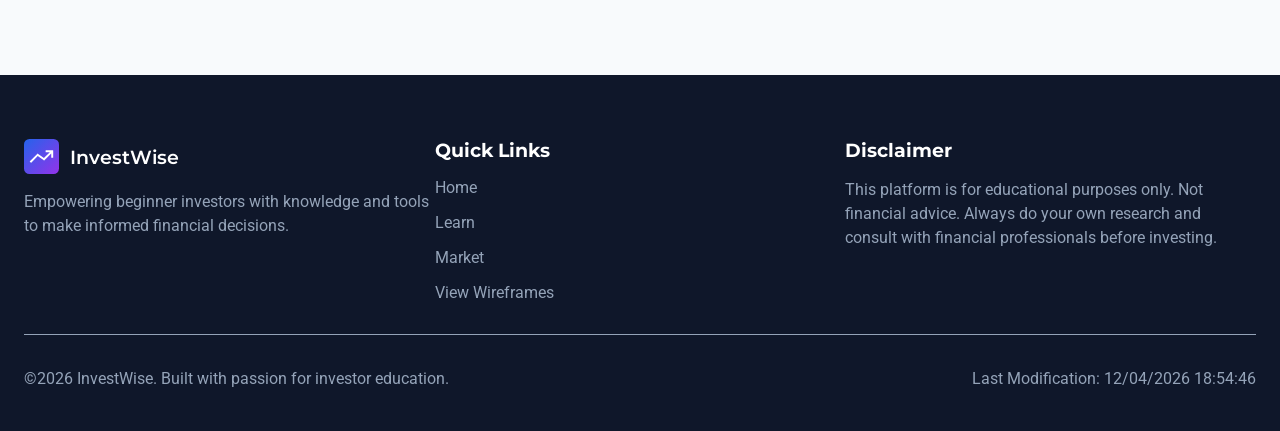
<file: siteplan.html>
<!DOCTYPE html>
<html lang="en">
<head>
    <meta charset="UTF-8">
    <meta name="viewport" content="width=device-width, initial-scale=1.0">
    <title>InvestWise | Siteplan</title>
    <meta name="author" content="Abel Chiwandire">
    <meta name="description" content="View the InvestWise siteplan">
    <link rel="stylesheet" href="styles/siteplan.css">
    <link rel="stylesheet" href="styles/siteplan-large.css">
    <link rel="icon" type="image/svg+xml" href="images/investwise-logo.svg"/>

    <link rel="preconnect" href="https://fonts.googleapis.com">
    <link rel="preconnect" href="https://fonts.gstatic.com" crossorigin>
    <link href="https://fonts.googleapis.com/css2?family=Montserrat:wght@500&family=Roboto&display=swap" rel="stylesheet">

    <script src="scripts/siteplan.js" defer></script>
</head>
<body>
    <header class="text-background-white">
            <div class="top-bar flex-layout flex-center">

                <div class="logo flex-layout">
                    <div class="logo-icon-container flex-layout flex-center square">
                        <svg class="logo-icon" viewBox="0 0 64 64" xmlns="http://www.w3.org/2000/svg"><g data-name="Layer 20" id="Layer_20"><path fill="#fff" d="M60,16.71H42.57a.5.5,0,0,0-.5.5V21a.5.5,0,0,0,.5.5h9.74L37.84,35.78,23.93,25.86l-1.32-.93A.5.5,0,0,0,22,25L3.64,43.81a.49.49,0,0,0,0,.7l2.7,2.64a.48.48,0,0,0,.35.14h0a.47.47,0,0,0,.35-.15L22.83,30.93l13.88,9.89,1.29.92a.5.5,0,0,0,.64-.05L55.73,24.8v9.84a.5.5,0,0,0,.5.5H60a.5.5,0,0,0,.5-.5V17.21A.5.5,0,0,0,60,16.71Z"/></g></svg>
                    </div>
                    <div class="logo-text">
                        <div class="logo-title color-transparent background-clip">InvestWise</div>
                        <div class="logo-tag text-neutral-dark">Learn. Invest. Grow.</div>
                    </div>
                </div>

                <button id="nav-btn" class="hamburger neutral-hover" aria-label="Menu button"></button>

                <nav id="nav-bar" class="navigation">
                    <ul>
                        <li>
                            <a  id="current" href="#home" class="flex-layout medium-gap text-neutral-dark color-white neutral-hover">
                                <svg class="icon icon-home" viewBox="0 0 24 24" fill="none">
                                    <path d="M4.5 22V17M4.5 7V2M2 4.5H7M2 19.5H7M13 3L11.2658 7.50886C10.9838 8.24209 10.8428 8.60871 10.6235 8.91709C10.4292 9.1904 10.1904 9.42919 9.91709 9.62353C9.60871 9.84281 9.24209 9.98381 8.50886 10.2658L4 12L8.50886 13.7342C9.24209 14.0162 9.60871 14.1572 9.91709 14.3765C10.1904 14.5708 10.4292 14.8096 10.6235 15.0829C10.8428 15.3913 10.9838 15.7579 11.2658 16.4911L13 21L14.7342 16.4911C15.0162 15.7579 15.1572 15.3913 15.3765 15.0829C15.5708 14.8096 15.8096 14.5708 16.0829 14.3765C16.3913 14.1572 16.7579 14.0162 17.4911 13.7342L22 12L17.4911 10.2658C16.7579 9.98381 16.3913 9.8428 16.0829 9.62353C15.8096 9.42919 15.5708 9.1904 15.3765 8.91709C15.1572 8.60871 15.0162 8.24209 14.7342 7.50886L13 3Z"
                                        stroke="currentColor" stroke-linecap="round" stroke-linejoin="round"/>
                                </svg>
                                Home
                            </a>
                        </li>
                        <li>
                            <a href="#learn" class="flex-layout medium-gap text-neutral-dark neutral-hover">                     
                                <svg class="icon icon-learn" viewBox="0 0 24 24" fill="none">
                                    <path d="M22,19H15a3,3,0,0,0-3,3V5a3,3,0,0,1,3-3h7Z" stroke="currentColor" stroke-linecap="round" stroke-linejoin="miter"/>
                                    <path d="M2,19H9a3,3,0,0,1,3,3V5A3,3,0,0,0,9,2H2Z" stroke="currentColor" stroke-linecap="round" stroke-linejoin="miter"/>
                                </svg>
                                Learn
                            </a>
                        </li>
                        <li>
                            <a href="#market" class="flex-layout medium-gap text-neutral-dark neutral-hover">
                                <svg class="icon icon-market" viewBox="0 0 120 120" fill="none">
                                    <line x1="20" y1="110" x2="20" y2="10" stroke="currentColor"/>
                                    <line x1="20" y1="110" x2="110" y2="110" stroke="currentColor"/>
                                    <line x1="40" y1="90" x2="40" y2="60" stroke="currentColor"/>
                                    <line x1="70" y1="90" x2="70" y2="15" stroke="currentColor"/>
                                    <line x1="100" y1="90" x2="100" y2="40" stroke="currentColor"/>
                                </svg>
                                Market
                            </a>
                        </li>
                    </ul>
                </nav>
            </div>

    </header>
    <main class="layout">
        <div class="hero flex-layout flex-center">
            <h1 class="title color-white">InvestWise</h1>
        </div>

        <section class="info">

            <div class="card info-card flex-layout flex-column medium-gap shadow text-background-white neutral-border">
                <h2>InvestWise</h2>
                 <p class="text-neutral-dark">A name that reflects smart, informed investing decisions.</p>
            </div>

            <div class="card info-card flex-layout flex-column medium-gap shadow text-background-white neutral-border">
                <h2>Purpose</h2>
                <p class="text-neutral-dark">Learn the fundamentals of stocks, forex, and cryptocurrency with clear, 
                beginner-friendly guides designed to build your confidence.</p>
            </div>

        </section>

        <section class="card scenario-card flex-layout flex-column medium-gap circle">
            
            <h2 class="color-transparent text-background-white background-clip">Scenarios</h2>

            <ul class="flex-layout flex-column medium-gap">
                <li>
                    <span class="color-transparent text-background-white background-clip">
                        Are you new to investing and looking for beginner-friendly guidance on stocks, forex, or cryptocurrency?
                    </span>
                </li>

                <li>
                    <span class="color-transparent text-background-white background-clip">
                        Do you want to build confidence in making smart, informed investment decisions?
                    </span>
                </li>

                <li>
                    <span class="color-transparent text-background-white background-clip">
                        Are you seeking clear explanations to understand fundamental investing concepts without feeling overwhelmed?
                    </span>
                </li>
            </ul>

        </section>

        <section class="card clr-palette text-background-white neutral-border">
            <h2>Color palette</h2>
            <div class="grid-single palette-container medium-gap">
                <div class="flex-layout flex-column medium-gap">
                    <h3>Primary colors</h3>

                    <figure class="flex-layout medium-gap">
                        <div class="square blue"></div>
                        <figcaption class="align-self">
                            Blue - <code>RGB(37, 99, 235)</code><br>
                            <small>primary buttons, links, and headers</small>
                        </figcaption>
                    </figure>

                    <figure class="flex-layout medium-gap">
                        <div class="square green"></div>
                        <figcaption class="align-self">
                            Green - <code>RGB(22, 163, 74)</code><br>
                            <small>success messages, highlights, background</small> 
                        </figcaption>
                    </figure>

                    <figure class="flex-layout medium-gap">
                        <div class="square purple"></div>
                        <figcaption class="align-self">
                            Purple - <code>RGB(147, 51, 234)</code><br>
                            <small>gradients and callouts</small>                       
                        </figcaption>
                    </figure>
                </div>

                <div class="flex-layout flex-column medium-gap">
                    <h3>Accent colors</h3>

                    <figure class="flex-layout medium-gap">
                        <div class="square amber"></div>
                        <figcaption class="align-self">
                            Amber - <code>RGB(245, 158, 11)</code> <br>
                            <small>warnings, alerts, gradients</small>                  
                        </figcaption>
                    </figure>

                    <figure class="flex-layout medium-gap">
                        <div class="square orange"></div>
                        <figcaption class="align-self">
                            Orange - <code>RGB(234, 88, 12)</code><br>
                            <small>gradients</small>    
                        </figcaption>
                    </figure>

                    <figure class="flex-layout medium-gap">
                        <div class="square neutral-border"></div>
                        <figcaption class="align-self">
                            White - <code>RGB(255, 255, 255)</code> <br>
                            <small>backgrounds, text</small>      
                        </figcaption>
                    </figure>
                </div>
            </div>
        </section>

        <section class="card app-fonts flex-layout flex-column medium-gap circle color-white">
            <h2>Typography</h2>

            <p class="color-transparent text-background-white background-clip">
                <strong>Heading Font</strong> - Merriweather, <small>serif</small>
            </p>
            
            <p class="color-transparent text-background-white background-clip">
                <strong>Body Font</strong> - Roboto, <small>sans-serif</small>
            </p>

        </section>

    </main>
    <footer class="color-white grid-single grid-triple">

        <div>
            <div class="logo flex-layout">
                <img src="images/investwise-logo.svg" alt="InvestWise logo">
                <div class="logo-text">
                    <div class="logo-title color-white">InvestWise</div>
                </div>
            </div>
            <p class="color-transparent text-background-mid background-clip">Empowering beginner investors with knowledge and tools to make informed financial decisions.</p>
        </div>

        <div class="flex-layout flex-column medium-gap">
            <h3>Quick Links</h3>
            <ul>
                <li><a href="#home" class="color-transparent text-background-mid background-clip">Home</a></li>
                <li><a href="#learn" class="color-transparent text-background-mid background-clip">Learn</a></li>
                <li><a href="#market" class="color-transparent text-background-mid background-clip">Market</a></li>
                <li><a href="wireframes.html" target="_blank" class="color-transparent text-background-mid background-clip">View Wireframes</a></li>
            </ul>
        </div>
        
        <div class="flex-layout flex-column medium-gap">
            <h3>Disclaimer</h3>
            <p class="color-transparent text-background-mid background-clip">This platform is for educational purposes only. Not financial advice. Always do your own research and consult with financial professionals before investing.</p>
        </div>

        <div class="dynamic">
            <p class="color-transparent text-background-mid background-clip"><span id="currentYear"></span> InvestWise. Built with passion for investor education.</p>
            <p id="lastModified" class="color-transparent text-background-mid background-clip"></p>
        </div>

    </footer>
    
</body>
</html>
</file>
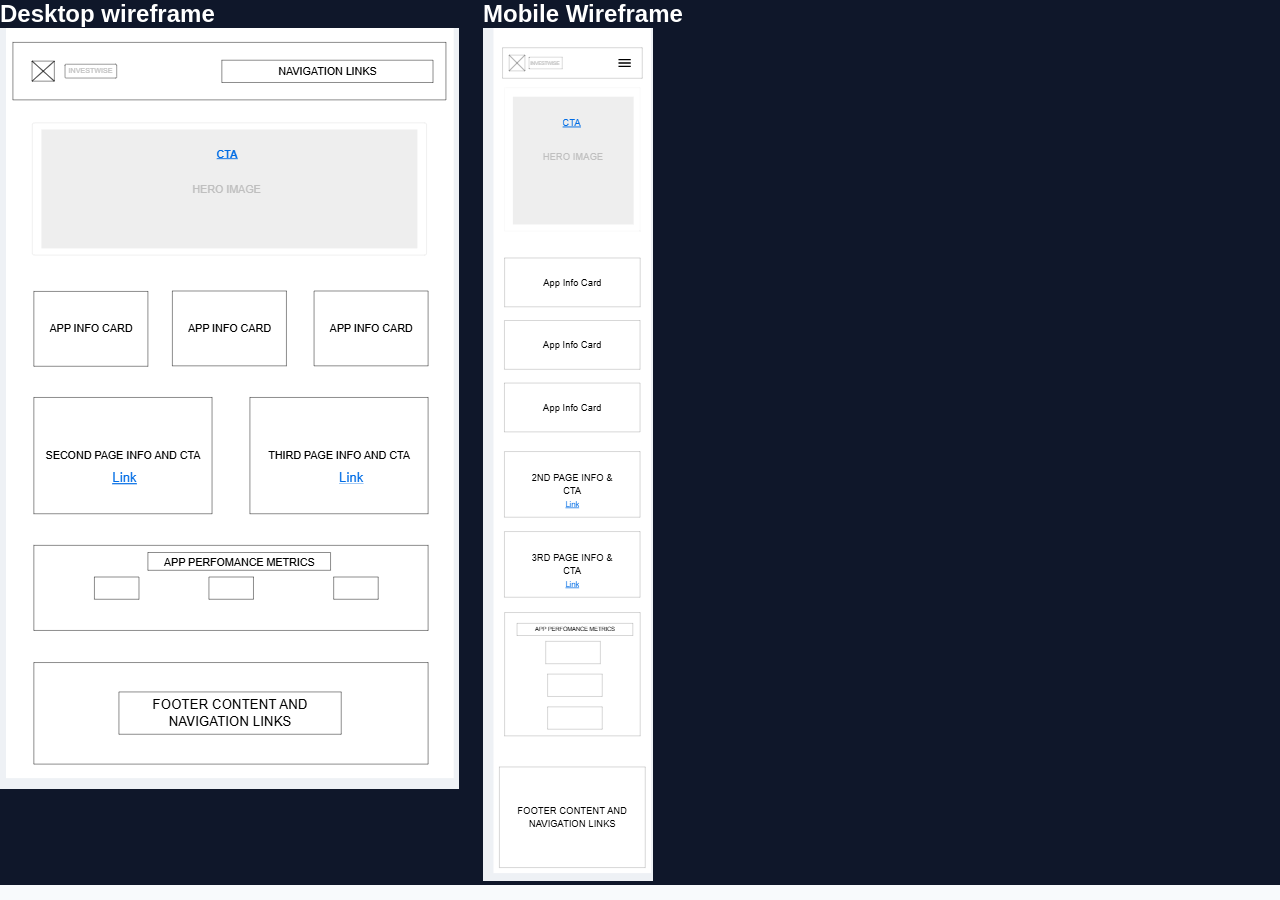
<file: wireframes.html>
<!DOCTYPE html>
<html lang="en">
<head>
    <meta charset="UTF-8">
    <meta name="viewport" content="width=device-width, initial-scale=1.0">
    <title>Wireframes</title>
    <meta name="author" content="Abel Chiwandire">
    <link rel="stylesheet" href="styles/siteplan.css">
</head>
<body>
    <div class="flex-layout flex-x-center flex-y-center large-gap text-background-dark color-white">
        <div>
            <h2>Desktop wireframe</h2>
            <img src="images/desktop.png" alt="Tablet/Destop wireframe">
        </div>

        <div>
            <h2>Mobile Wireframe</h2>
            <img src="images/mobile.png" alt="Mobile wireframe">
        </div>
    </div>
</body>
</html>
</file>
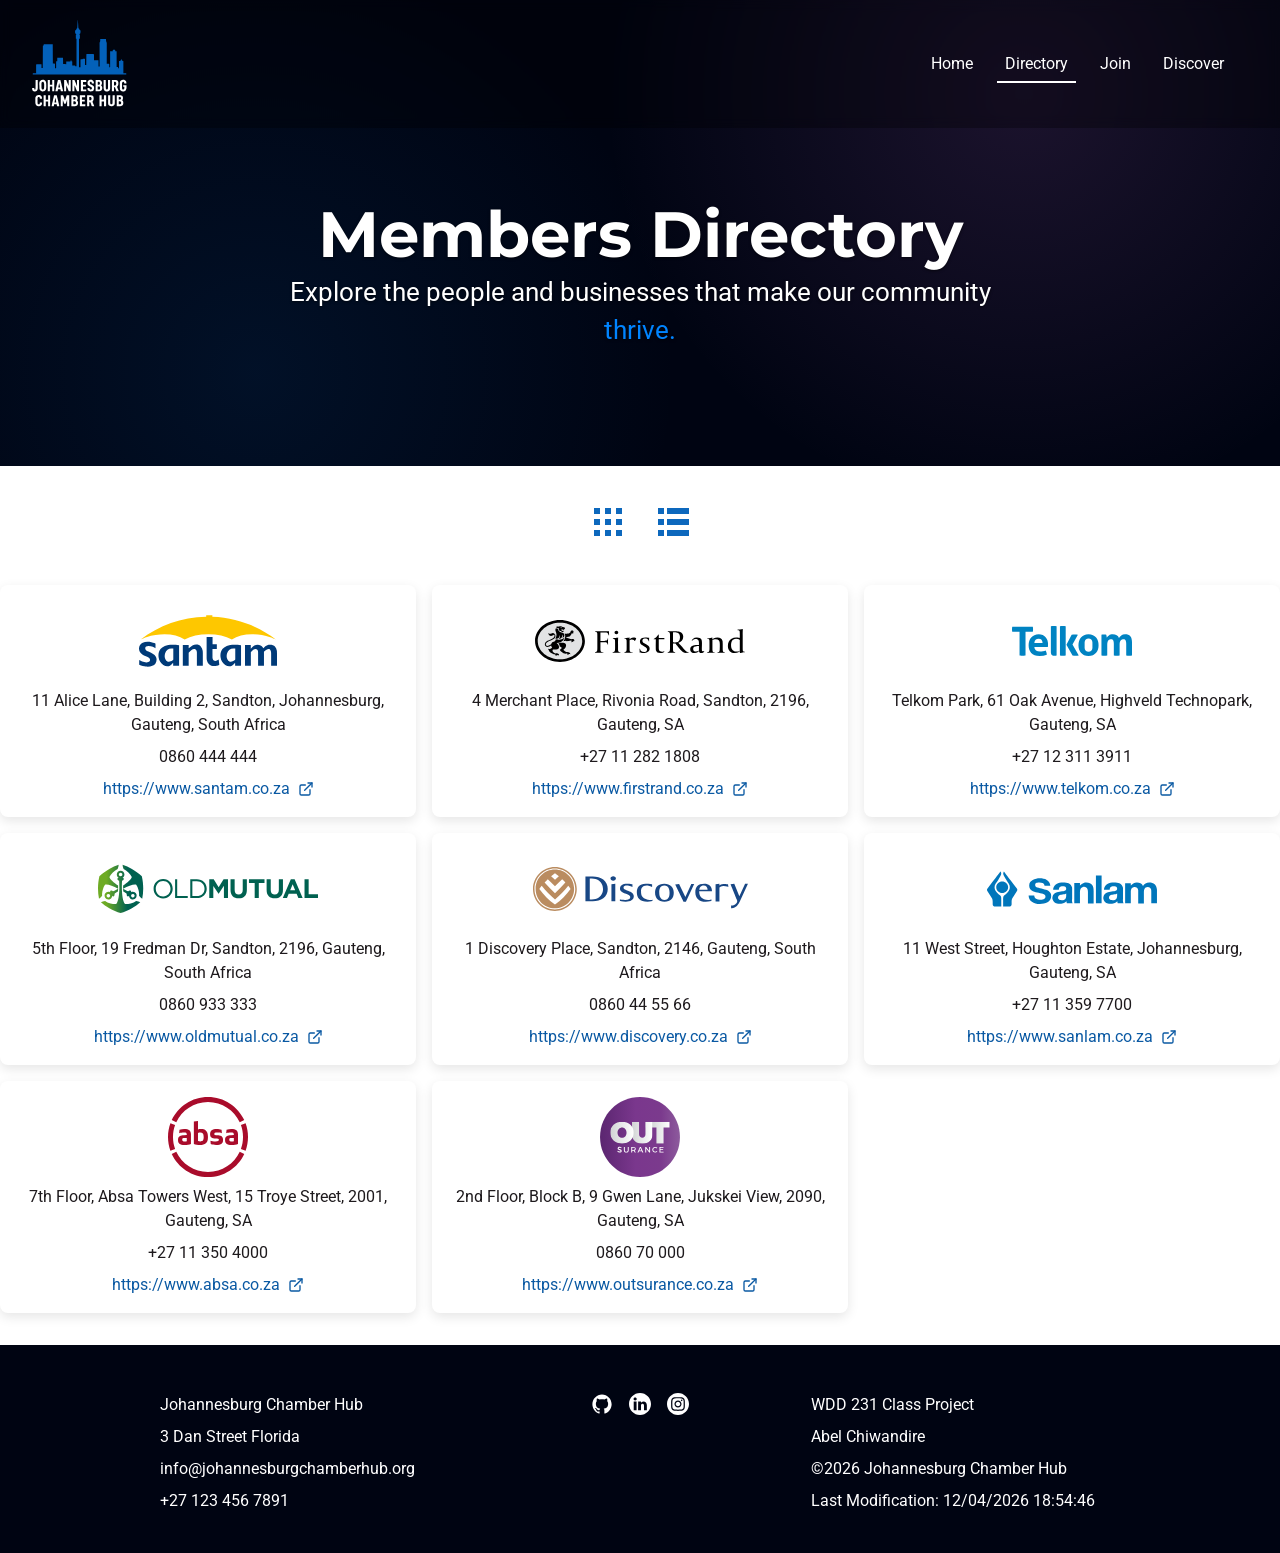
<file: chamber/directory.html>
<!DOCTYPE html>
<html lang="en">

<head>
    <meta charset="UTF-8">
    <meta name="viewport" content="width=device-width, initial-scale=1.0">
    <title>Directory | Member Listings</title>
    <meta name="author" content="Abel Chiwandire">
    <meta name="description" content="Find Johannesburg Chamber members, business listings, and contact details.">

    <!-- Social media meta tags -->
    <meta property="og:title" content="Johannesburg Chamber Directory">
    <meta property="og:description"
        content="Discover Johannesburg Chamber members, their business profiles, contact details, and services — connecting local companies across the city.">
    <meta property="og:image" content="https://abelchiwandire.github.io/wdd231/chamber/images/jch.png">
    <meta property="og:url" content="https://abelchiwandire.github.io/wdd231/chamber/directory.html">

    <!-- Google fonts -->
    <link rel="preconnect" href="https://fonts.googleapis.com">
    <link rel="preconnect" href="https://fonts.gstatic.com" crossorigin>
    <link href="https://fonts.googleapis.com/css2?family=Montserrat:wght@500&family=Roboto&display=swap" rel="stylesheet">

    <link rel="icon" href="images/favicon.ico">
    <link rel="stylesheet" href="styles/reset.css">
    <link rel="stylesheet" href="styles/chamber.css">
    <link rel="stylesheet" href="styles/chamber-large.css">
    <script type="module" src="scripts/chamber.mjs"></script>
</head>

<body>
    <header class="flex-layout flex-spread full-width">
        <img src="images/logo.svg" alt="Johannesburg Chamber Hub Logo">
        <button id="hamburger" aria-label="hamburger menu"></button>
        <nav id="nav" class="full-width padding-large">
            <ul class="flex-layout flex-gap-medium flex-container">
                <li><a class="padding-small" href="index.html" aria-label="Go to Home Page">Home</a></li>
                <li id="current"><a class="padding-small" href="#" aria-current="page">Directory</a></li>
                <li><a class="padding-small" href="join.html" aria-label="Join Johannesburg Chamber Hub">Join</a></li>
                <li><a class="padding-small" href="discover.html" aria-label="Discover Johannesburg history, demographics, and local events">Discover</a></li>
            </ul>
        </nav>
    </header>
    <main>

        <div class="hero-bg">

            <div class="tagline flex-centered center-block padding-medium align-text-center">
                <h1>Members Directory</h1>
                <p class="responsive-font">Explore the people and businesses that make our community <span>thrive.</span></p>
            </div>

        </div>

        <div class="buttons flex-layout flex-centered flex-gap-medium margin-top-large margin-bottom-large">

            <div class="disc">
                <button class="grid-button" data-view="grid" aria-label="grid button"><img src="images/grid-layout.svg"
                alt="grid layout icon"></button>
                <span class="disc-text align-text-center padding-small">Grid Layout</span>                
            </div>

            <div class="disc">
                <button class="list-button" data-view="list" aria-label="list button"><img src="images/list-layout.svg"
                alt="list layout icon"></button>
                <span class="disc-text align-text-center padding-small">List Layout</span>                
            </div>

        </div>

        <div id="members" class="cards grid flex-gap-medium"></div>

    </main>
        <footer class="margin-top-large">
            <div class="padding-large center-block padding-medium flex-gap-medium footer-container">

                <div class="contact">
                    <p class="margin-bottom-small"><span class="name">Johannesburg Chamber Hub</span></p>
                    <p class="margin-bottom-small">3 Dan Street Florida</p>
                    <p class="margin-bottom-small">info@johannesburgchamberhub.org</p>
                    <p class="margin-bottom-small">+27 123 456 7891</p>
                </div>

                <div class="social-media flex-layout flex-gap-medium">
                    <a href="https://github.com/AbelChiwandire/wdd231/" target="_blank"><img src="images/github.svg"
                            alt="WDD231 Github Repository" width="22" height="22"></a>
                    <a href="https://www.linkedin.com/in/abel-chiwandire-495766382/" target="_blank"><img
                            src="images/linkedin.svg" alt="Abel's LinkedIn Profile" width="22" height="22"></a>
                    <a href="https://www.instagram.com/abel.chiwandire/" target="_blank"><img src="images/instagram.svg"
                            alt="Abel's Instagram Profile" width="22" height="22"></a>
                </div>

                <div class="project">
                    <p class="margin-bottom-small">WDD 231 Class Project</p>
                    <p class="margin-bottom-small">Abel Chiwandire</p>
                    <p class="margin-bottom-small"><span id="currentYear"></span> Johannesburg Chamber Hub</p>
                    <p class="margin-bottom-small" id="lastModified"></p>
                </div>

            </div>
        </footer>
</body>

</html>
</file>
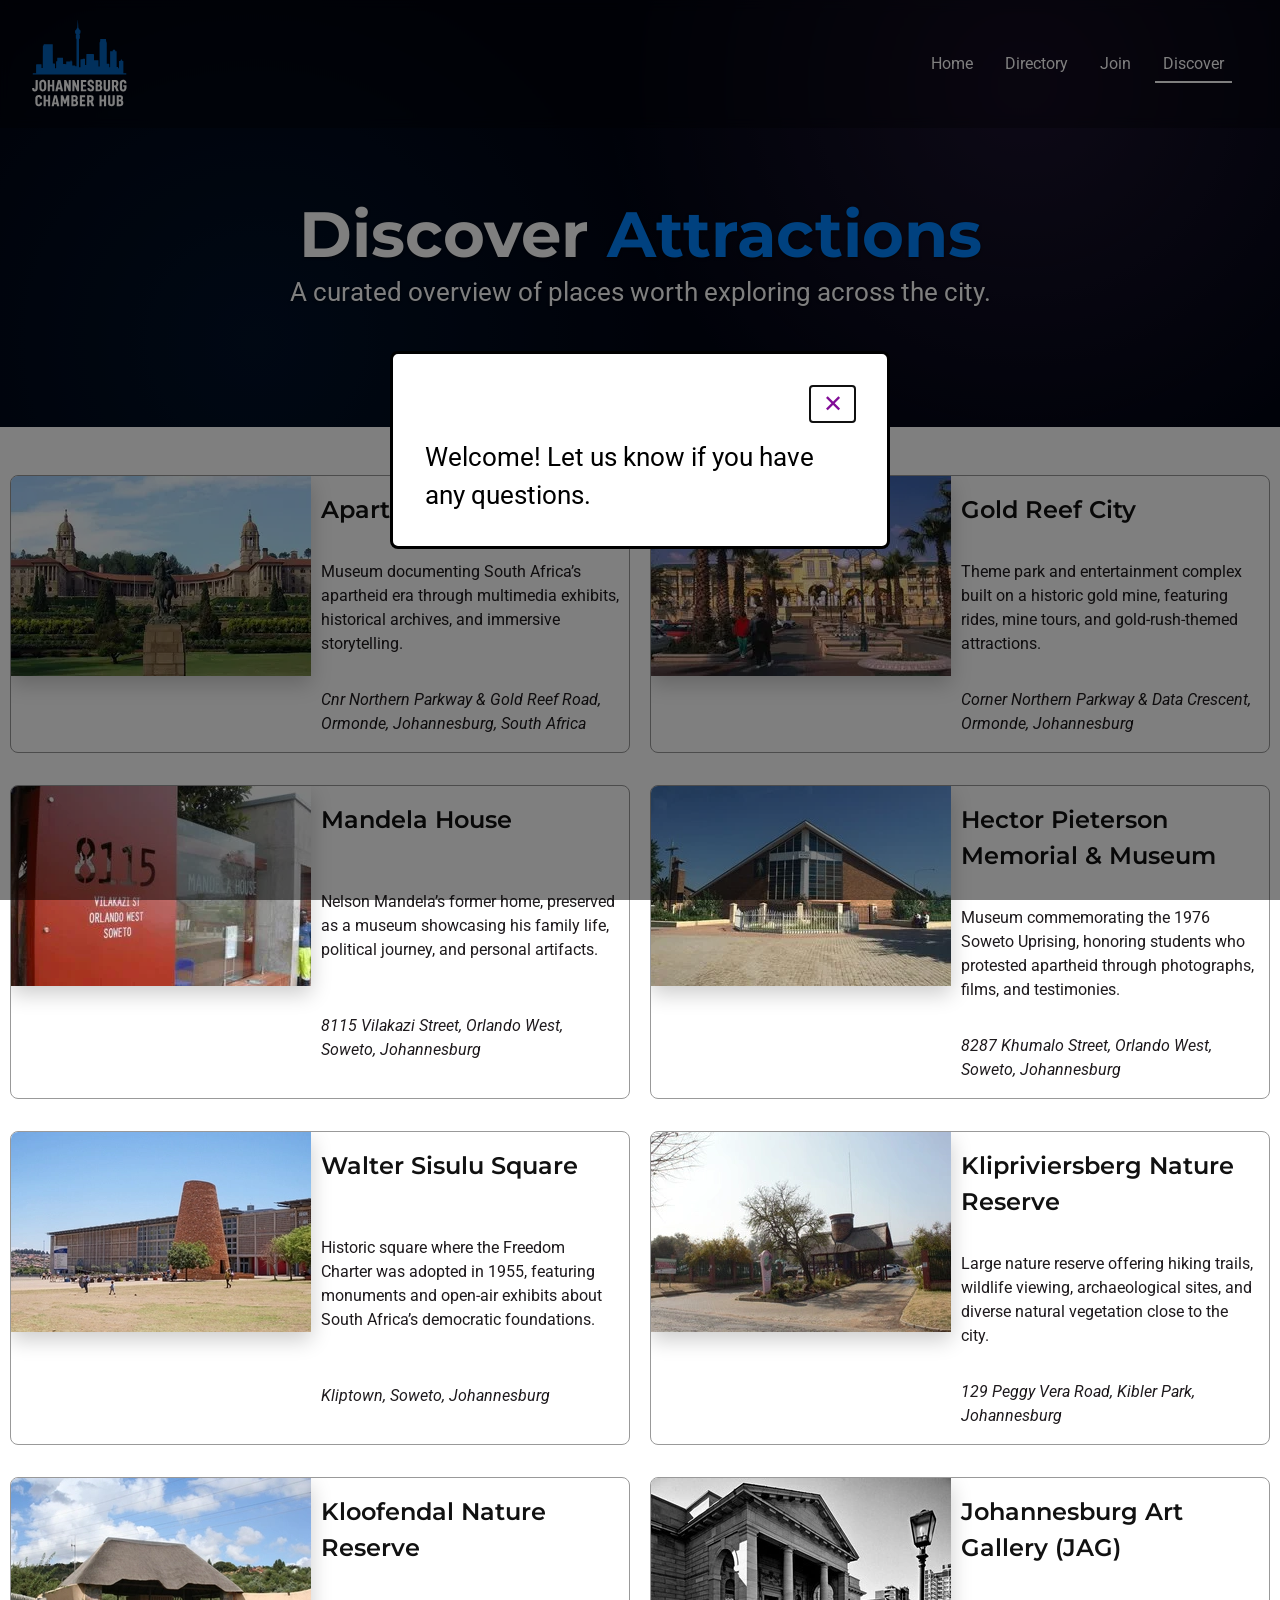
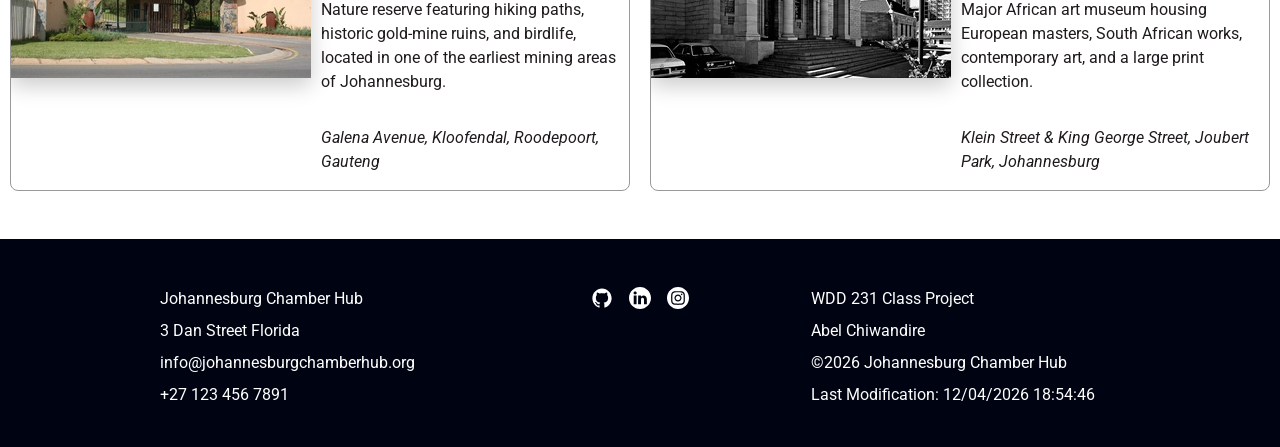
<file: chamber/discover.html>
<!DOCTYPE html>
<html lang="en">

<head>
    <meta charset="UTF-8">
    <meta name="viewport" content="width=device-width, initial-scale=1.0">
    <title>Discover Johannesburg Chamber Hub</title>
    <meta name="author" content="Abel Chiwandire">
    <meta name="description" content="“Explore must-see attractions in Johannesburg, showcasing culture, history, and local experiences.">

    <!-- Social media meta tags -->
    <meta property="og:title" content="Johannesburg Chamber Discover Attractions">
    <meta property="og:description"
        content="Discover top Johannesburg destinations with highlights of culture, heritage, and unique city landmarks">
    <meta property="og:image" content="https://abelchiwandire.github.io/wdd231/chamber/images/jch.png">
    <meta property="og:url" content="https://abelchiwandire.github.io/wdd231/chamber/discover.html">

    <!-- Google fonts -->
    <link rel="preconnect" href="https://fonts.googleapis.com">
    <link rel="preconnect" href="https://fonts.gstatic.com" crossorigin>
    <link href="https://fonts.googleapis.com/css2?family=Montserrat:wght@500&family=Roboto&display=swap" rel="stylesheet">

    <link rel="icon" href="images/favicon.ico">
    <link rel="stylesheet" href="styles/reset.css">
    <link rel="stylesheet" href="styles/chamber.css">
    <link rel="stylesheet" href="styles/chamber-large.css">
    <script type="module" src="scripts/chamber.mjs"></script>
</head>

<body>
    <header class="flex-layout flex-spread full-width">
        <img src="images/logo.svg" alt="Johannesburg Chamber Hub Logo">
        <button id="hamburger" aria-label="hamburger menu"></button>
        <nav id="nav" class="full-width padding-large">
            <ul class="flex-layout flex-gap-medium flex-container">
                <li><a class="padding-small" href="index.html" aria-label="Go to Home Page">Home</a></li>
               <li><a class="padding-small" href="directory.html" aria-label="View Member Directory">Directory</a></li>
                <li><a class="padding-small" href="join.html" aria-label="Join Johannesburg Chamber Hub">Join</a></li>
                <li id="current"><a class="padding-small" href="#" aria-current="page">Discover</a></li>
            </ul>
        </nav>
    </header>
    <main>

        <div class="hero-bg">

            <div class="tagline flex-centered center-block padding-medium align-text-center">
                <h1>Discover <span>Attractions</span></h1>
                <p class="responsive-font">A curated overview of places worth exploring across the city.</p>
            </div>

        </div>

        <div id="places" class="places margin-top-large"></div>

        <dialog id="pop-up-modal" class="pop-up">
            <div class="modal-container flex-layout flex-container flex-gap-medium padding-large">
                <button class="modal-close" aria-label="Close modal"></button>
                <p class="modal-text responsive-font"></p>
            </div>
        </dialog>

    </main>
        <footer class="margin-top-large">
            <div class="padding-large center-block padding-medium flex-gap-medium footer-container">

                <div class="contact">
                    <p class="margin-bottom-small"><span class="name">Johannesburg Chamber Hub</span></p>
                    <p class="margin-bottom-small">3 Dan Street Florida</p>
                    <p class="margin-bottom-small">info@johannesburgchamberhub.org</p>
                    <p class="margin-bottom-small">+27 123 456 7891</p>
                </div>

                <div class="social-media flex-layout flex-gap-medium">
                    <a href="https://github.com/AbelChiwandire/wdd231/" target="_blank"><img src="images/github.svg"
                            alt="WDD231 Github Repository" width="22" height="22"></a>
                    <a href="https://www.linkedin.com/in/abel-chiwandire-495766382/" target="_blank"><img
                            src="images/linkedin.svg" alt="Abel's LinkedIn Profile" width="22" height="22"></a>
                    <a href="https://www.instagram.com/abel.chiwandire/" target="_blank"><img src="images/instagram.svg"
                            alt="Abel's Instagram Profile" width="22" height="22"></a>
                </div>

                <div class="project">
                    <p class="margin-bottom-small">WDD 231 Class Project</p>
                    <p class="margin-bottom-small">Abel Chiwandire</p>
                    <p class="margin-bottom-small"><span id="currentYear"></span> Johannesburg Chamber Hub</p>
                    <p class="margin-bottom-small" id="lastModified"></p>
                </div>

            </div>
        </footer>
</body>

</html>
</file>
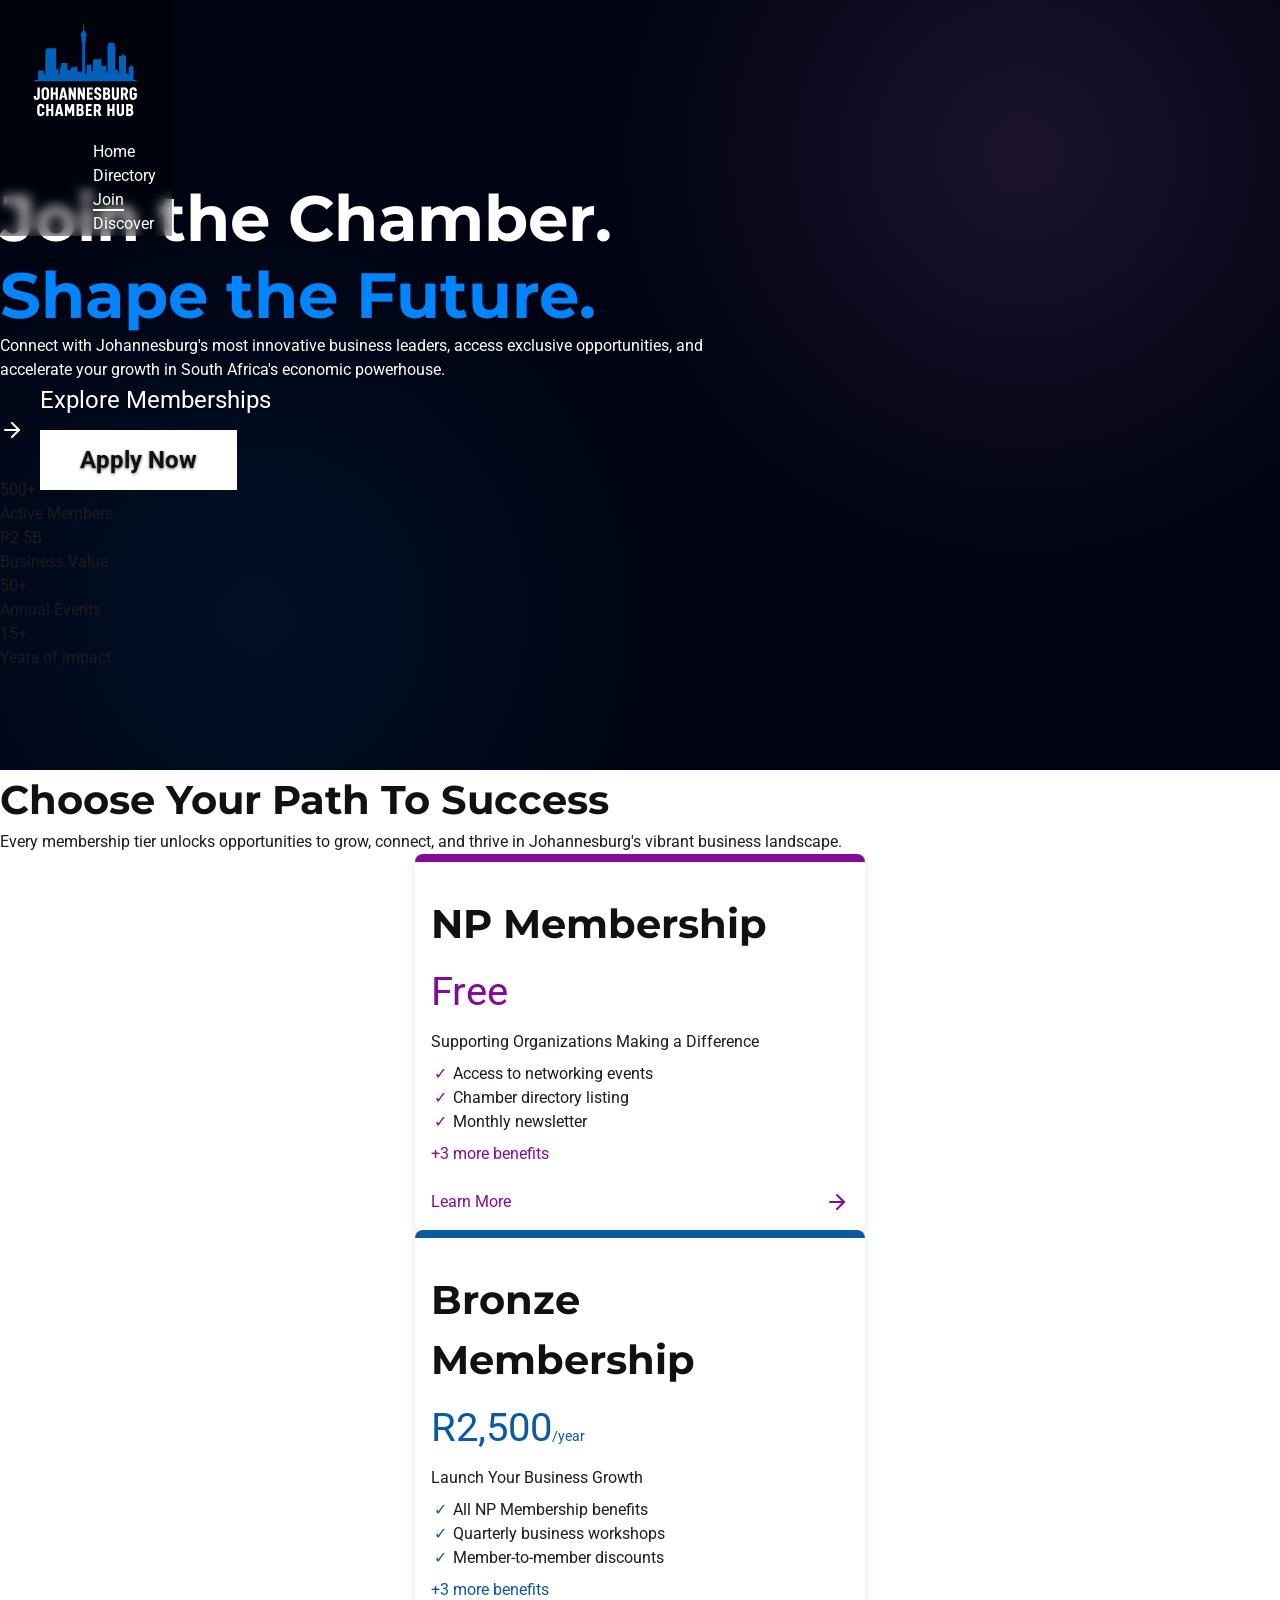
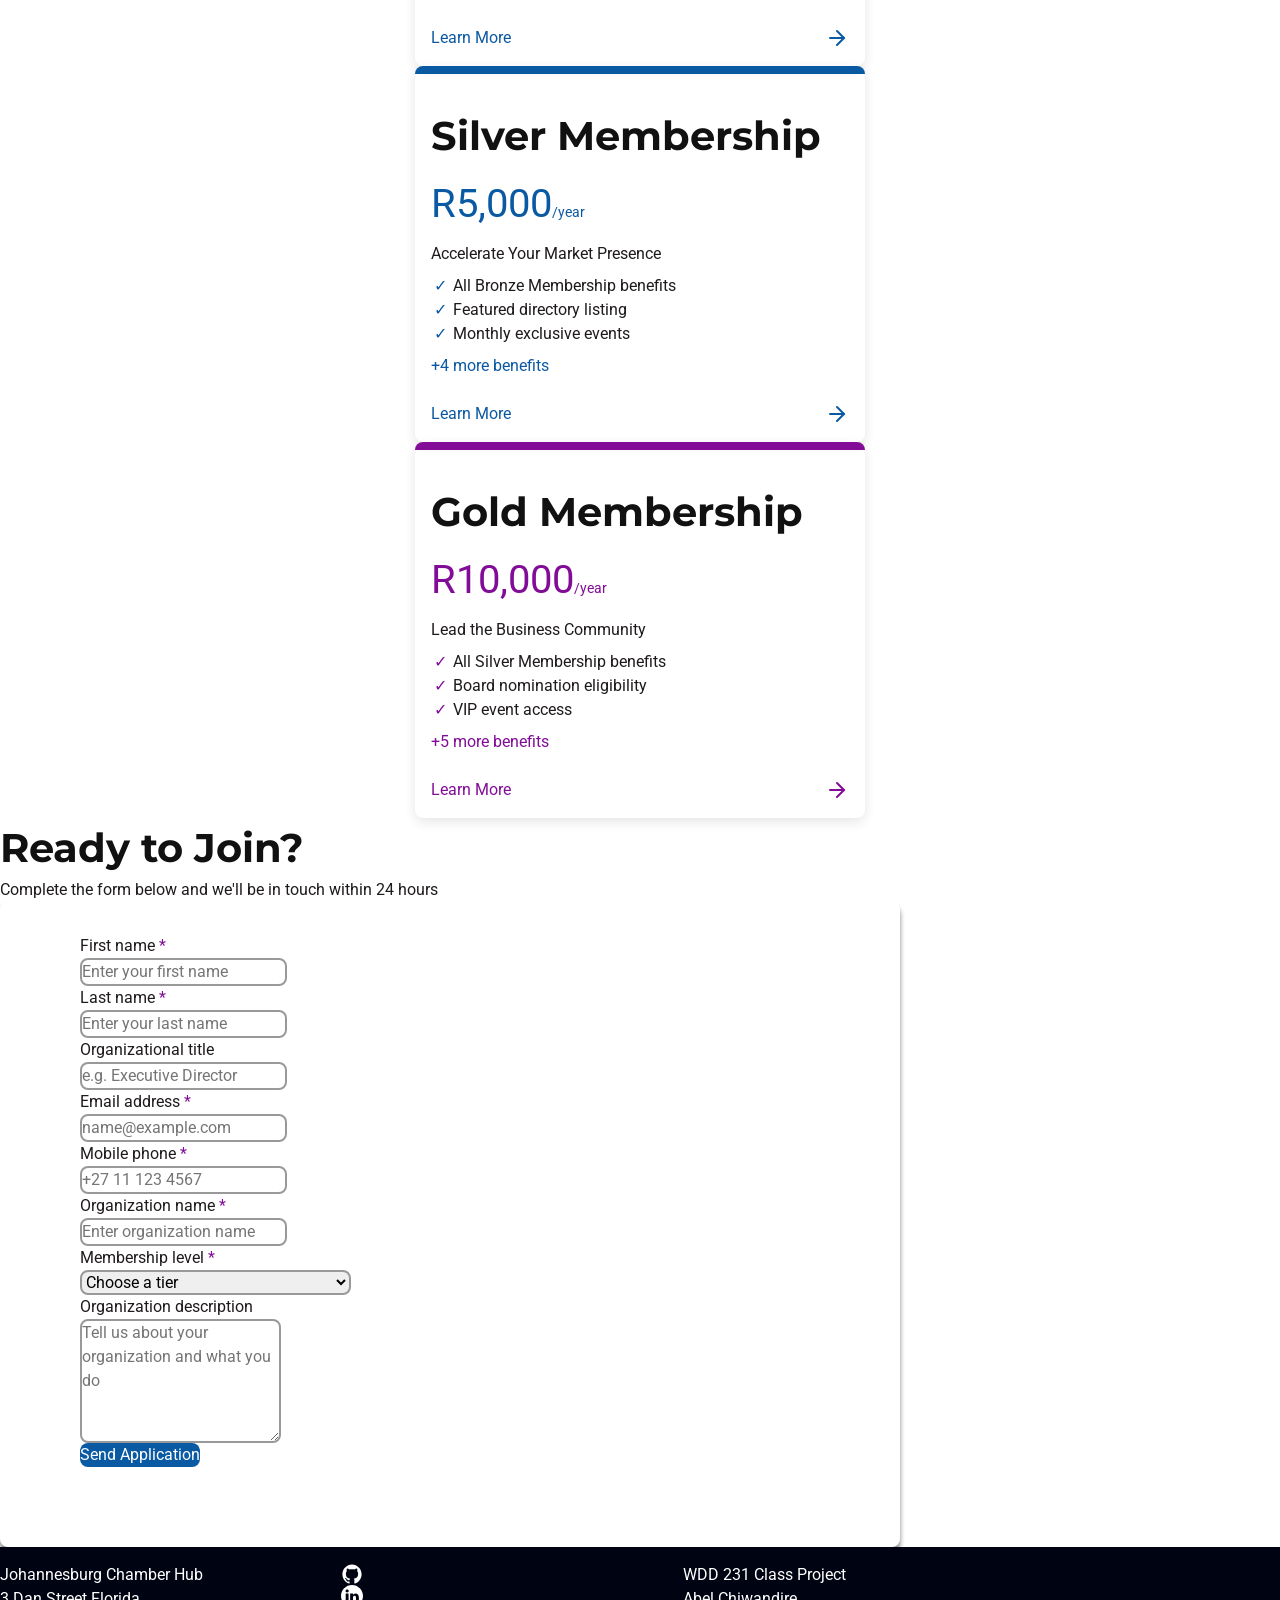
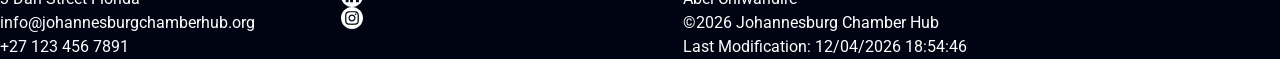
<file: chamber/join-us.html>
<!DOCTYPE html>
<html lang="en">

<head>
    <meta charset="UTF-8">
    <meta name="viewport" content="width=device-width, initial-scale=1.0">
    <title>Johannesburg Chamber Hub | JOIN</title>
    <meta name="author" content="Abel Chiwandire">
    <meta name="description" content="Connect with the Johannesburg business community. Discover events, forecasts, and featured member companies">

    <!-- Social media meta tags -->
    <meta property="og:title" content="Johannesburg Chamber Hub">
    <meta property="og:description" content="Connect with the Johannesburg business community. Discover events, forecasts, and featured member companies">
    <meta property="og:image" content="https://abelchiwandire.github.io/wdd231/chamber/images/jch.png">
    <meta property="og:url" content="https://abelchiwandire.github.io/wdd231/chamber/index.html">

    <!-- Google fonts -->
    <link rel="preconnect" href="https://fonts.googleapis.com">
    <link rel="preconnect" href="https://fonts.gstatic.com" crossorigin>
    <link href="https://fonts.googleapis.com/css2?family=Montserrat:wght@500&family=Roboto&display=swap"
        rel="stylesheet">

    <link rel="icon" href="images/favicon.ico">
    <link rel="stylesheet" href="styles/reset.css">
    <link rel="stylesheet" href="styles/chamber.css">
    <link rel="stylesheet" href="styles/chamber-large.css">
    <script type="module" src="scripts/chamber.mjs"></script>
</head>

<body>
    <header class="header">
        <img src="images/logo.svg" alt="Johannesburg Chamber Hub Logo">
        <button id="hamburger" aria-label="hamburger menu"></button>
        <nav id="nav">
            <ul>
                <li><a href="index.html" aria-label="Go to Home Page">Home</a></li>
                <li><a href="directory.html" aria-label="View Member Directory">Directory</a></li>
                <li id="current"><a href="#"  aria-current="page">Join</a></li>
                <li><a href="#" aria-label="Discover Johannesburg history, demographics, and local events">Discover</a>
                </li>
            </ul>
        </nav>
    </header>
    <main>
        <div class="hero-bg">

            <div class="tagline">
                <h1>Join the Chamber. <br><span>Shape the Future.</span></h1>
                <p>Connect with Johannesburg's most innovative business leaders, access exclusive opportunities,
                    and accelerate your growth in South Africa's economic powerhouse.</p>
                <div class="cta">
                    <a class="become" href="#membership-tiers">
                        Explore Memberships
                        <svg class="feather feather-arrow-right" fill="none" height="24"
                        stroke="currentColor" stroke-linecap="round" stroke-linejoin="round" stroke-width="2" 
                        viewBox="0 0 24 24" width="24" xmlns="http://www.w3.org/2000/svg"><line x1="5" x2="19" 
                        y1="12" y2="12"/><polyline points="12 5 19 12 12 19"/></svg>
                    </a>
                    <a class="learn-more" href="#application-form">Apply Now</a>
                </div>
            </div>

            <div class="info-cards">

                <div class="info-card">
                    <p>500+</p>
                    <p>Active Members</p>
                </div>

                <div class="info-card">
                    <p>R2.5B</p>
                    <p>Business Value</p>
                </div>

                <div class="info-card">
                    <p>50+</p>
                    <p>Annual Events</p>
                </div>

                <div class="info-card">
                    <p>15+</p>
                    <p>Years of impact</p>
                </div>

            </div>

        </div>

        <section id="membership-tiers" class="memberships">
            <h2 class="fade-up">Choose Your Path To Success</h2>
            <p>Every membership tier unlocks opportunities to grow, connect, and thrive in Johannesburg's vibrant business landscape.</p>

            <section id="membership-cards" class="membership-cards"></section>
        </section>

        <section class="form-section">
            <div class="form-section-heading">
                <h2 class="fade-up">Ready to Join?</h2>
                <p>Complete the form below and we'll be in touch within 24 hours</p>
            </div>

            <form method="get" action="thankyou.html" id="application-form" class="join-form">
                <label class="fade-up" for="first-name">First name <span>*</span>  
                    <input type="text" id="first-name" name="first-name" title="Applicant's first name" placeholder="Enter your first name" autocomplete="given-name" required>
                </label>

                <label class="fade-up" for="last-name">Last name <span>*</span> 
                    <input type="text" id="last-name" name="last-name" title="Applicant's last name" placeholder="Enter your last name" autocomplete="family-name" required>
                </label>

                <label class="fade-up" for="organizational-title">Organizational title
                    <input type="text" id="organizational-title" name="organizational-title" title="Organizational title (letters, hyphens and spaces only, min 7 characters)" placeholder="e.g. Executive Director" autocomplete="organization-title" pattern="^[A-Za-z\s-]{7,}$">
                </label>

                <label for="email">Email address <span>*</span> 
                    <input type="email" id="email" name="email" title="Applicant email address" placeholder="name@example.com" autocomplete="email" required>
                </label>

                <label for="phone">Mobile phone <span>*</span> 
                    <input type="tel" id="phone" name="phone" title="Applicant mobile phone" placeholder="+27 11 123 4567" autocomplete="tel" required>
                </label>

                <label for="organization-name">Organization name <span>*</span> 
                    <input type="text" id="organization-name" name="organization" title="Business or organization name" placeholder="Enter organization name" autocomplete="organization" required>
                </label>

                <label for="membership-level">Membership level <span>*</span> 
                    <select id="membership-level" name="membership" title="Select membership level" required>
                        <option value="" selected disabled hidden>Choose a tier</option>
                        <option value="np">NP Membership (non-profit, no fee)</option>
                        <option value="bronze">Bronze Membership</option>
                        <option value="silver">Silver Membership</option>
                        <option value="gold">Gold Membership</option>
                    </select>
                </label>

                <label for="description">Organization description
                    <textarea id="description" name="description" title="Brief description of the organization" rows="5" placeholder="Tell us about your organization and what you do"></textarea>
                </label>

                <!-- timestamp populated by script when form loads -->
                <input type="hidden" id="timestamp" name="timestamp" value="">

                <input type="submit" value="Send Application">
            </form>

        </section>

        <dialog id="membership-modal">
            <div class="modal-container">
                <button class="modal-close" aria-label="Close modal"></button>
                <h2 class="modal-title"></h2>
                <p class="modal-description"></p>
                <h3 class="features-header"></h3>
                <ul class="modal-features"></ul>
                <a href="#application-form" class="tier-btn" autofocus>
                    Apply Now
                    <svg class="feather feather-arrow-right" fill="none" height="24"
                    stroke="currentColor" stroke-linecap="round" stroke-linejoin="round" stroke-width="2" 
                    viewBox="0 0 24 24" width="24" xmlns="http://www.w3.org/2000/svg"><line x1="5" x2="19" 
                    y1="12" y2="12"/><polyline points="12 5 19 12 12 19"/></svg>
                </a>
            </div>
        </dialog>


    </main>
    <footer>
        <div class="footer-container">

            <div class="contact">
                <p><span class="name">Johannesburg Chamber Hub</span></p>
                <p>3 Dan Street Florida</p>
                <p>info@johannesburgchamberhub.org</p>
                <p>+27 123 456 7891</p>
            </div>

            <div class="social-media">
                <a href="https://github.com/AbelChiwandire/wdd231/" target="_blank"><img src="images/github.svg"
                        alt="WDD231 Github Repository" width="22" height="22"></a>
                <a href="https://www.linkedin.com/in/abel-chiwandire-495766382/" target="_blank"><img
                        src="images/linkedin.svg" alt="Abel's LinkedIn Profile" width="22" height="22"></a>
                <a href="https://www.instagram.com/abel.chiwandire/" target="_blank"><img src="images/instagram.svg"
                        alt="Abel's Instagram Profile" width="22" height="22"></a>
            </div>

            <div class="project">
                <p>WDD 231 Class Project</p>
                <p>Abel Chiwandire</p>
                <p><span id="currentYear"></span> Johannesburg Chamber Hub</p>
                <p id="lastModified"></p>
            </div>

        </div>
    </footer>
</body>

</html>
</file>
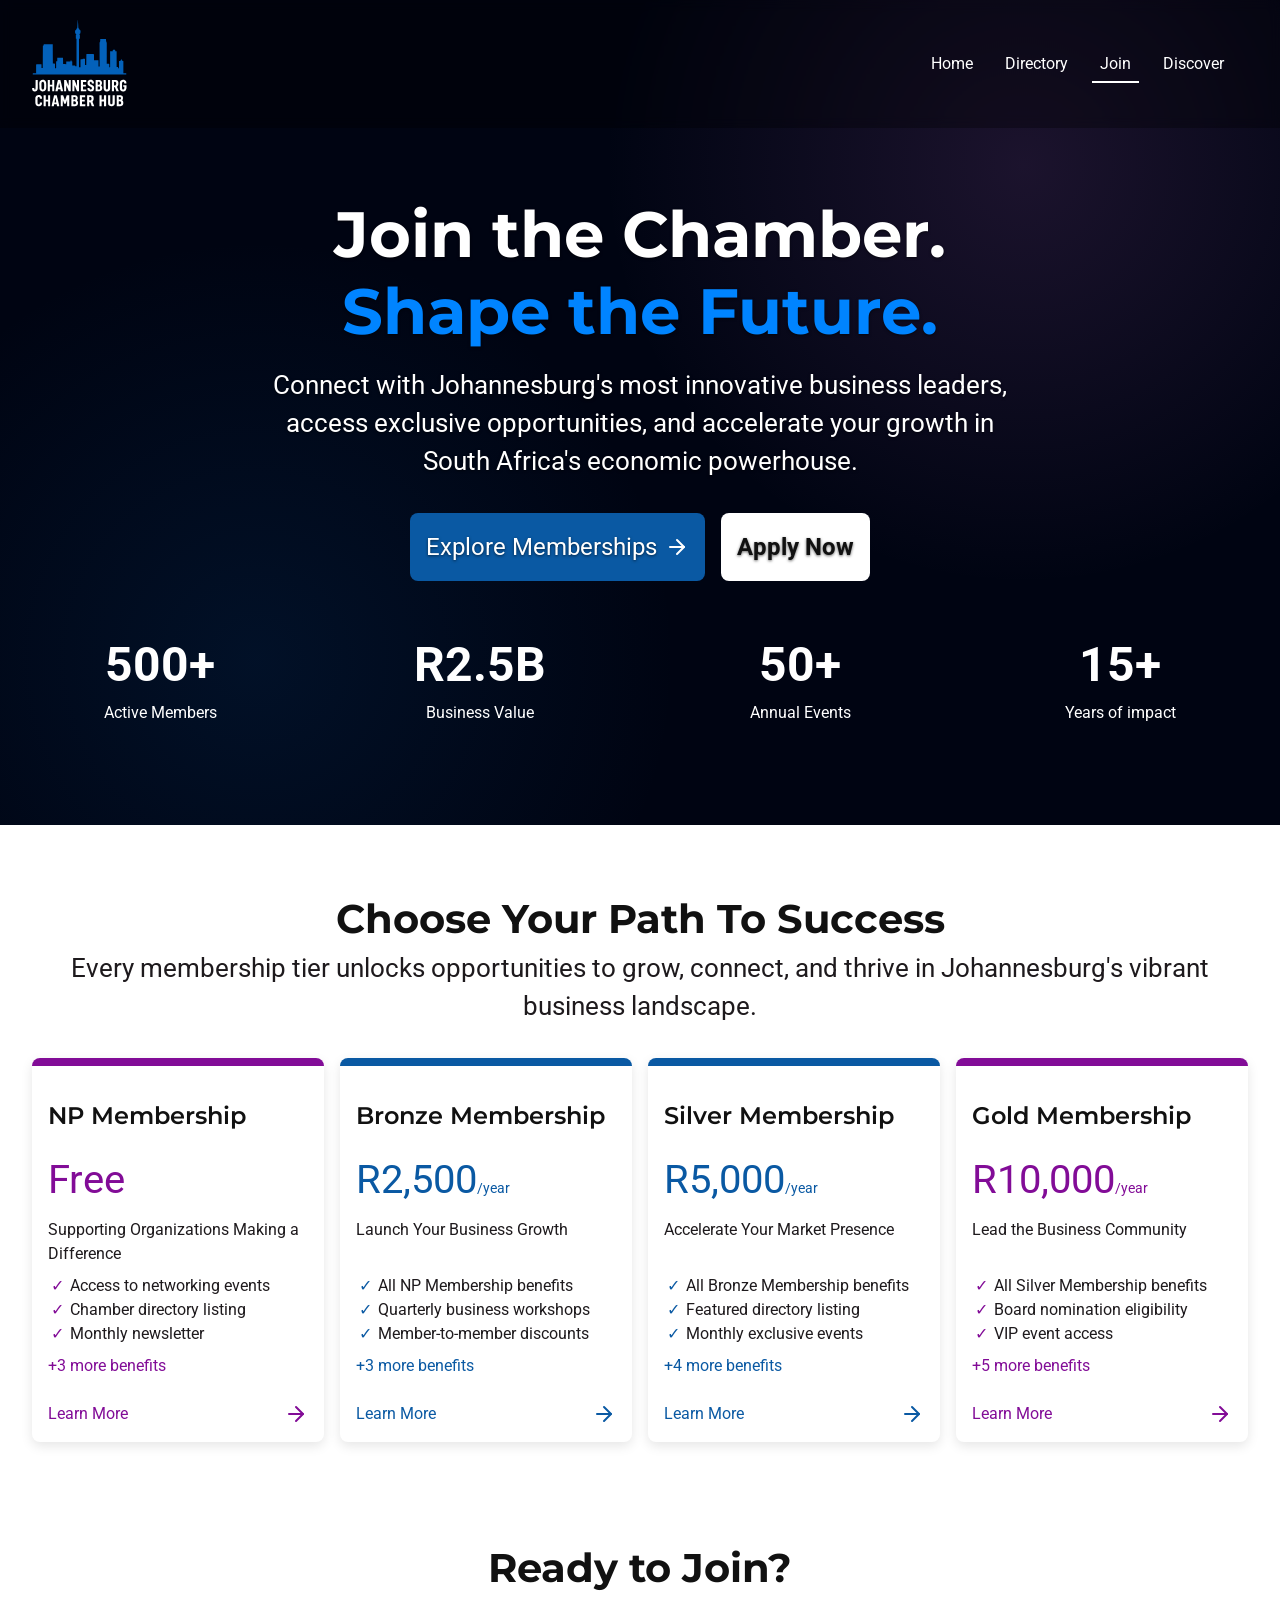
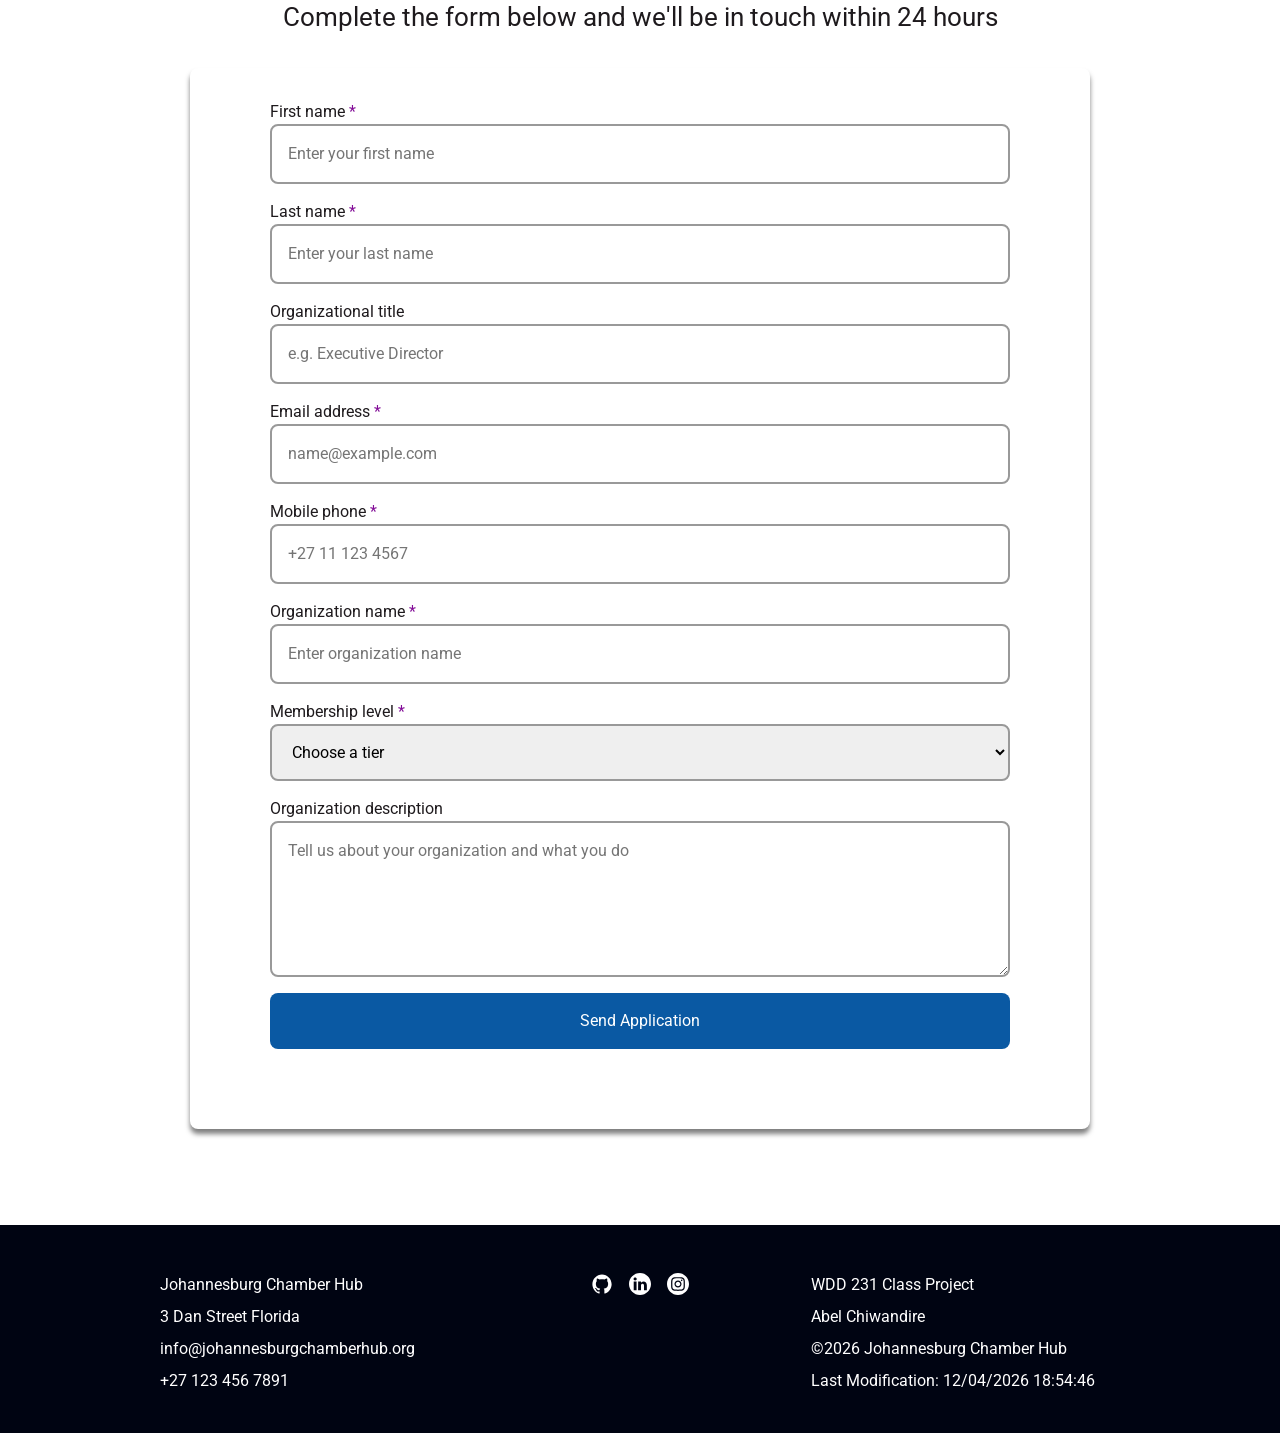
<file: chamber/join.html>
<!DOCTYPE html>
<html lang="en">

<head>
    <meta charset="UTF-8">
    <meta name="viewport" content="width=device-width, initial-scale=1.0">
    <title>Johannesburg Chamber Hub | Join the Chamber</title>
    <meta name="author" content="Abel Chiwandire">
    <meta name="description" content="Join the Chamber: Choose Non-Profit, Silver, or Gold membership for listings, training, events and more">

    <!-- Social media meta tags -->
    <meta property="og:title" content="Johannesburg Chamber Hub | Join Us">
    <meta property="og:description" content="Join the Chamber: Choose Non-Profit, Silver, or Gold membership for listings, training, events and more">
    <meta property="og:image" content="https://abelchiwandire.github.io/wdd231/chamber/images/jch.png">
    <meta property="og:url" content="https://abelchiwandire.github.io/wdd231/chamber/join.html">

    <!-- Google fonts -->
    <link rel="preconnect" href="https://fonts.googleapis.com">
    <link rel="preconnect" href="https://fonts.gstatic.com" crossorigin>
    <link href="https://fonts.googleapis.com/css2?family=Montserrat:wght@500&family=Roboto&display=swap"
        rel="stylesheet">

    <link rel="icon" href="images/favicon.ico">
    <link rel="stylesheet" href="styles/reset.css">
    <link rel="stylesheet" href="styles/chamber.css">
    <link rel="stylesheet" href="styles/chamber-large.css">
    <script type="module" src="scripts/chamber.mjs"></script>
</head>

<body>
    <header class="flex-layout flex-spread full-width">
        <img src="images/logo.svg" alt="Johannesburg Chamber Hub Logo">
        <button id="hamburger" aria-label="hamburger menu"></button>
        <nav id="nav" class="full-width padding-large">
            <ul class="flex-layout flex-gap-medium flex-container">
                <li><a class="padding-small" href="index.html" aria-label="Go to Home Page">Home</a></li>
                <li><a class="padding-small" href="directory.html" aria-label="View Member Directory">Directory</a></li>
                <li id="current"><a class="padding-small" href="join.html" aria-current="page">Join</a></li>
                <li><a class="padding-small" href="discover.html" aria-label="Discover Johannesburg history, demographics, and local events">Discover</a></li>
            </ul>
        </nav>
    </header>
    <main>
        <div class="hero-bg margin-bottom-large">

            <div class="tagline flex-centered center-block padding-medium align-text-center">
                <h1 class="margin-bottom-medium">Join the Chamber. <br><span>Shape the Future.</span></h1>
                <p class="margin-bottom-medium responsive-font">Connect with Johannesburg's most innovative business leaders, access exclusive opportunities,
                    and accelerate your growth in South Africa's economic powerhouse.</p>
                <div class="flex-layout flex-container flex-centered flex-gap-medium margin-top-large">
                    <a class="cta padding-medium flex-layout flex-gap-small explore" href="#membership-tiers">
                        Explore Memberships
                        <svg class="feather feather-arrow-right" fill="none" height="24"
                        stroke="currentColor" stroke-linecap="round" stroke-linejoin="round" stroke-width="2" 
                        viewBox="0 0 24 24" width="24" xmlns="http://www.w3.org/2000/svg"><line x1="5" x2="19" 
                        y1="12" y2="12"/><polyline points="12 5 19 12 12 19"/></svg>
                    </a>
                    <a class="cta padding-medium learn-more" href="#application-form">Apply Now</a>
                </div>
            </div>

            <div class="align-text-center info-grid margin-top-large">

                <div>
                    <p>500+</p>
                    <p>Active Members</p>
                </div>

                <div>
                    <p>R2.5B</p>
                    <p>Business Value</p>
                </div>

                <div>
                    <p>50+</p>
                    <p>Annual Events</p>
                </div>

                <div>
                    <p>15+</p>
                    <p>Years of impact</p>
                </div>

            </div>

        </div>

        <section id="membership-tiers" class="padding-large memberships">
            <h2 class="fade-up align-text-center">Choose Your Path To Success</h2>
            <p class="align-text-center margin-bottom-large responsive-font">Every membership tier unlocks opportunities to grow, connect, and thrive in Johannesburg's vibrant business landscape.</p>

            <section id="membership-cards" class="cards flex-gap-medium membership-cards"></section>
        </section>

        <section class="form-section margin-top-large padding-large">
            <h2 class="align-text-center fade-up">Ready to Join?</h2>
            <p class="align-text-center responsive-font margin-bottom-large">Complete the form below and we'll be in touch within 24 hours</p>

            <form method="get" action="thankyou.html" id="application-form" class="join-form flex-layout flex-container flex-gap-medium center-block margin-bottom-large">
                <label class="fade-up" for="first-name">First name <span>*</span>  
                    <input class="full-width padding-medium" type="text" id="first-name" name="first-name" title="Applicant's first name" placeholder="Enter your first name" autocomplete="given-name" required>
                </label>

                <label class="fade-up" for="last-name">Last name <span>*</span> 
                    <input class="full-width padding-medium" type="text" id="last-name" name="last-name" title="Applicant's last name" placeholder="Enter your last name" autocomplete="family-name" required>
                </label>

                <label class="fade-up" for="organizational-title">Organizational title
                    <input class="full-width padding-medium" type="text" id="organizational-title" name="organizational-title" title="Organizational title (letters, hyphens and spaces only, min 7 characters)" placeholder="e.g. Executive Director" autocomplete="organization-title" pattern="^[A-Za-z\s-]{7,}$">
                </label>

                <label for="email">Email address <span>*</span> 
                    <input class="full-width padding-medium" type="email" id="email" name="email" title="Applicant email address" placeholder="name@example.com" autocomplete="email" required>
                </label>

                <label for="phone">Mobile phone <span>*</span> 
                    <input class="full-width padding-medium" type="tel" id="phone" name="phone" title="Applicant mobile phone" placeholder="+27 11 123 4567" autocomplete="tel" required>
                </label>

                <label for="organization-name">Organization name <span>*</span> 
                    <input class="full-width padding-medium" type="text" id="organization-name" name="organization" title="Business or organization name" placeholder="Enter organization name" autocomplete="organization" required>
                </label>

                <label for="membership-level">Membership level <span>*</span> 
                    <select class="full-width padding-medium" id="membership-level" name="membership" title="Select membership level" required>
                        <option value="" selected disabled hidden>Choose a tier</option>
                        <option value="np">NP Membership (non-profit, no fee)</option>
                        <option value="bronze">Bronze Membership</option>
                        <option value="silver">Silver Membership</option>
                        <option value="gold">Gold Membership</option>
                    </select>
                </label>

                <label for="description">Organization description
                    <textarea class="full-width padding-medium" id="description" name="description" title="Brief description of the organization" rows="5" placeholder="Tell us about your organization and what you do"></textarea>
                </label>

                <!-- timestamp populated by script when form loads -->
                <input type="hidden" id="timestamp" name="timestamp" value="">

                <input class="full-width padding-medium" type="submit" value="Send Application">
            </form>

        </section>

        <dialog id="membership-modal">
            <div class="modal-container flex-layout flex-container flex-gap-medium padding-large">
                <button class="modal-close" aria-label="Close modal"></button>
                <h2 class="modal-title"></h2>
                <p class="modal-description responsive-font"></p>
                <h3 class="features-header"></h3>
                <ul class="modal-features"></ul>
                <a href="#application-form" class="tier-btn flex-layout flex-centered padding-small" autofocus>
                    Apply Now
                    <svg class="feather feather-arrow-right" fill="none" height="24"
                    stroke="currentColor" stroke-linecap="round" stroke-linejoin="round" stroke-width="2" 
                    viewBox="0 0 24 24" width="24" xmlns="http://www.w3.org/2000/svg"><line x1="5" x2="19" 
                    y1="12" y2="12"/><polyline points="12 5 19 12 12 19"/></svg>
                </a>
            </div>
        </dialog>

    </main>
        <footer class="margin-top-large">
            <div class="padding-large center-block padding-medium flex-gap-medium footer-container">

                <div class="contact">
                    <p class="margin-bottom-small"><span class="name">Johannesburg Chamber Hub</span></p>
                    <p class="margin-bottom-small">3 Dan Street Florida</p>
                    <p class="margin-bottom-small">info@johannesburgchamberhub.org</p>
                    <p class="margin-bottom-small">+27 123 456 7891</p>
                </div>

                <div class="social-media flex-layout flex-gap-medium">
                    <a href="https://github.com/AbelChiwandire/wdd231/" target="_blank"><img src="images/github.svg"
                            alt="WDD231 Github Repository" width="22" height="22"></a>
                    <a href="https://www.linkedin.com/in/abel-chiwandire-495766382/" target="_blank"><img
                            src="images/linkedin.svg" alt="Abel's LinkedIn Profile" width="22" height="22"></a>
                    <a href="https://www.instagram.com/abel.chiwandire/" target="_blank"><img src="images/instagram.svg"
                            alt="Abel's Instagram Profile" width="22" height="22"></a>
                </div>

                <div class="project">
                    <p class="margin-bottom-small">WDD 231 Class Project</p>
                    <p class="margin-bottom-small">Abel Chiwandire</p>
                    <p class="margin-bottom-small"><span id="currentYear"></span> Johannesburg Chamber Hub</p>
                    <p class="margin-bottom-small" id="lastModified"></p>
                </div>

            </div>
        </footer>
</body>

</html>
</file>
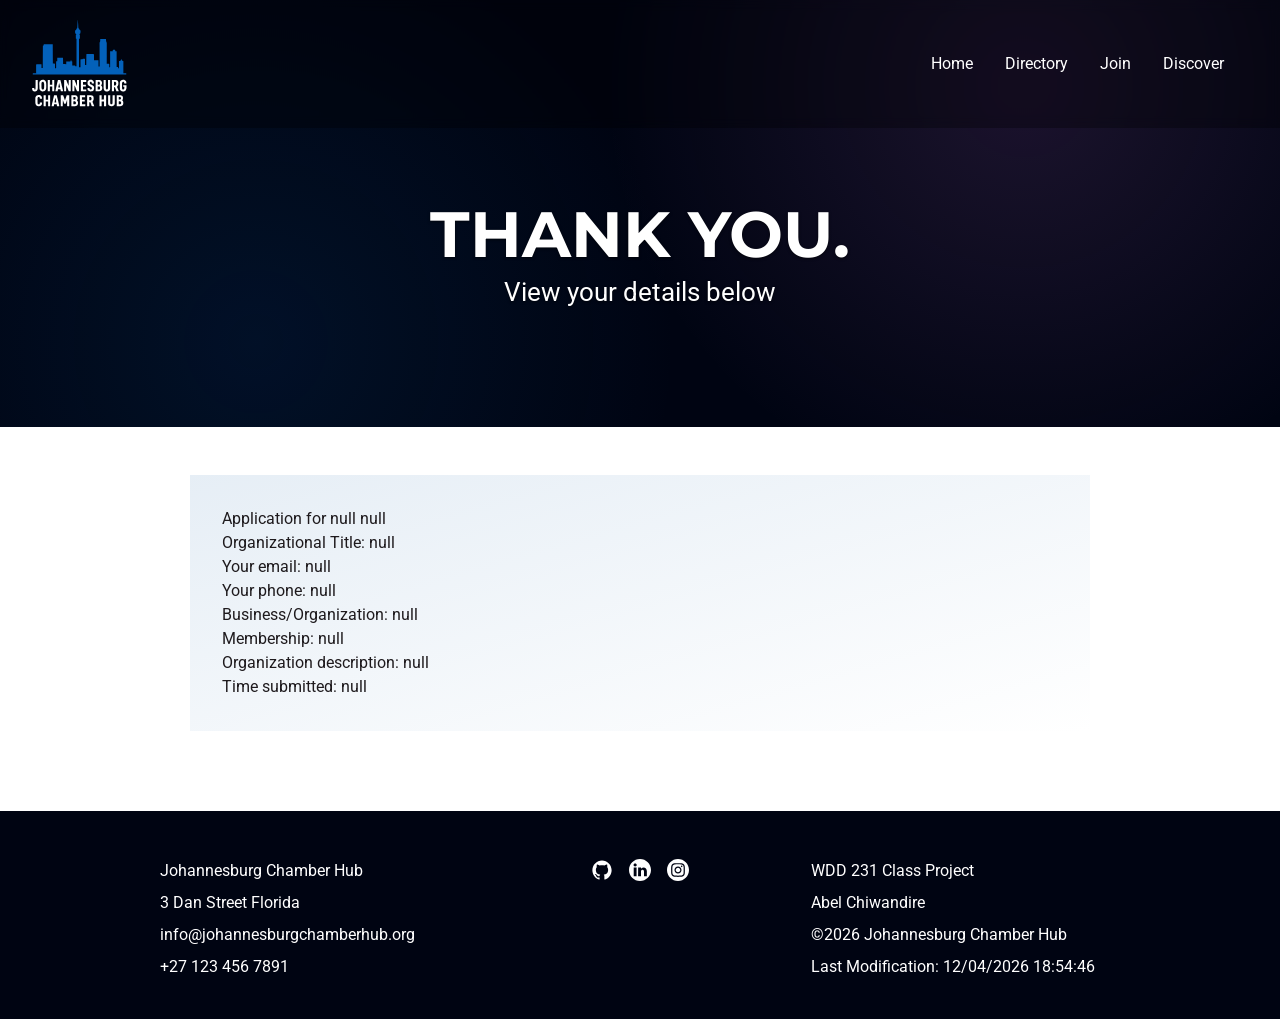
<file: chamber/thankyou.html>
<!DOCTYPE html>
<html lang="en">

<head>
    <meta charset="UTF-8">
    <meta name="viewport" content="width=device-width, initial-scale=1.0">
    <title>Johannesburg Chamber Hub | Thank You</title>
    <meta name="author" content="Abel Chiwandire">
    <meta name="description" content="This page displays data entered in the application form">

    <!-- Google fonts -->
    <link rel="preconnect" href="https://fonts.googleapis.com">
    <link rel="preconnect" href="https://fonts.gstatic.com" crossorigin>
    <link href="https://fonts.googleapis.com/css2?family=Montserrat:wght@500&family=Roboto&display=swap"
        rel="stylesheet">

    <link rel="icon" href="images/favicon.ico">
    <link rel="stylesheet" href="styles/reset.css">
    <link rel="stylesheet" href="styles/chamber.css">
    <link rel="stylesheet" href="styles/chamber-large.css">
    <script type="module" src="scripts/chamber.mjs"></script>
    <script type="module" src="scripts/modules/search-params.mjs"></script>
</head>
<body>
    <header class="flex-layout flex-spread full-width">
        <img src="images/logo.svg" alt="Johannesburg Chamber Hub Logo">
        <button id="hamburger" aria-label="hamburger menu"></button>
        <nav id="nav" class="full-width padding-large">
            <ul class="flex-layout flex-gap-medium flex-container">
                <li><a class="padding-small" href="index.html" aria-label="Go to Home Page">Home</a></li>
                <li><a class="padding-small" href="directory.html" aria-label="View Member Directory">Directory</a></li>
                <li><a class="padding-small" href="join.html" aria-label="Join Johannesburg Chamber Hub">Join</a></li>
                <li><a class="padding-small" href="#" aria-label="Discover Johannesburg history, demographics, and local events">Discover</a></li>
            </ul>
        </nav>
    </header>

</body>
    <main>
        <div class="hero-bg">
            <div class="tagline flex-centered center-block padding-medium align-text-center">
                <h1>THANK YOU.</h1>
                <p class="responsive-font">View your details below</p>
            </div>
        </div>

        <div id="thank-you" class="thank-you padding-large"></div>
    </main>
        <footer class="margin-top-large">
            <div class="padding-large center-block padding-medium flex-gap-medium footer-container">

                <div class="contact">
                    <p class="margin-bottom-small"><span class="name">Johannesburg Chamber Hub</span></p>
                    <p class="margin-bottom-small">3 Dan Street Florida</p>
                    <p class="margin-bottom-small">info@johannesburgchamberhub.org</p>
                    <p class="margin-bottom-small">+27 123 456 7891</p>
                </div>

                <div class="social-media flex-layout flex-gap-medium">
                    <a href="https://github.com/AbelChiwandire/wdd231/" target="_blank"><img src="images/github.svg"
                            alt="WDD231 Github Repository" width="22" height="22"></a>
                    <a href="https://www.linkedin.com/in/abel-chiwandire-495766382/" target="_blank"><img
                            src="images/linkedin.svg" alt="Abel's LinkedIn Profile" width="22" height="22"></a>
                    <a href="https://www.instagram.com/abel.chiwandire/" target="_blank"><img src="images/instagram.svg"
                            alt="Abel's Instagram Profile" width="22" height="22"></a>
                </div>

                <div class="project">
                    <p class="margin-bottom-small">WDD 231 Class Project</p>
                    <p class="margin-bottom-small">Abel Chiwandire</p>
                    <p class="margin-bottom-small"><span id="currentYear"></span> Johannesburg Chamber Hub</p>
                    <p class="margin-bottom-small" id="lastModified"></p>
                </div>

            </div>
        </footer>
</html>
</file>
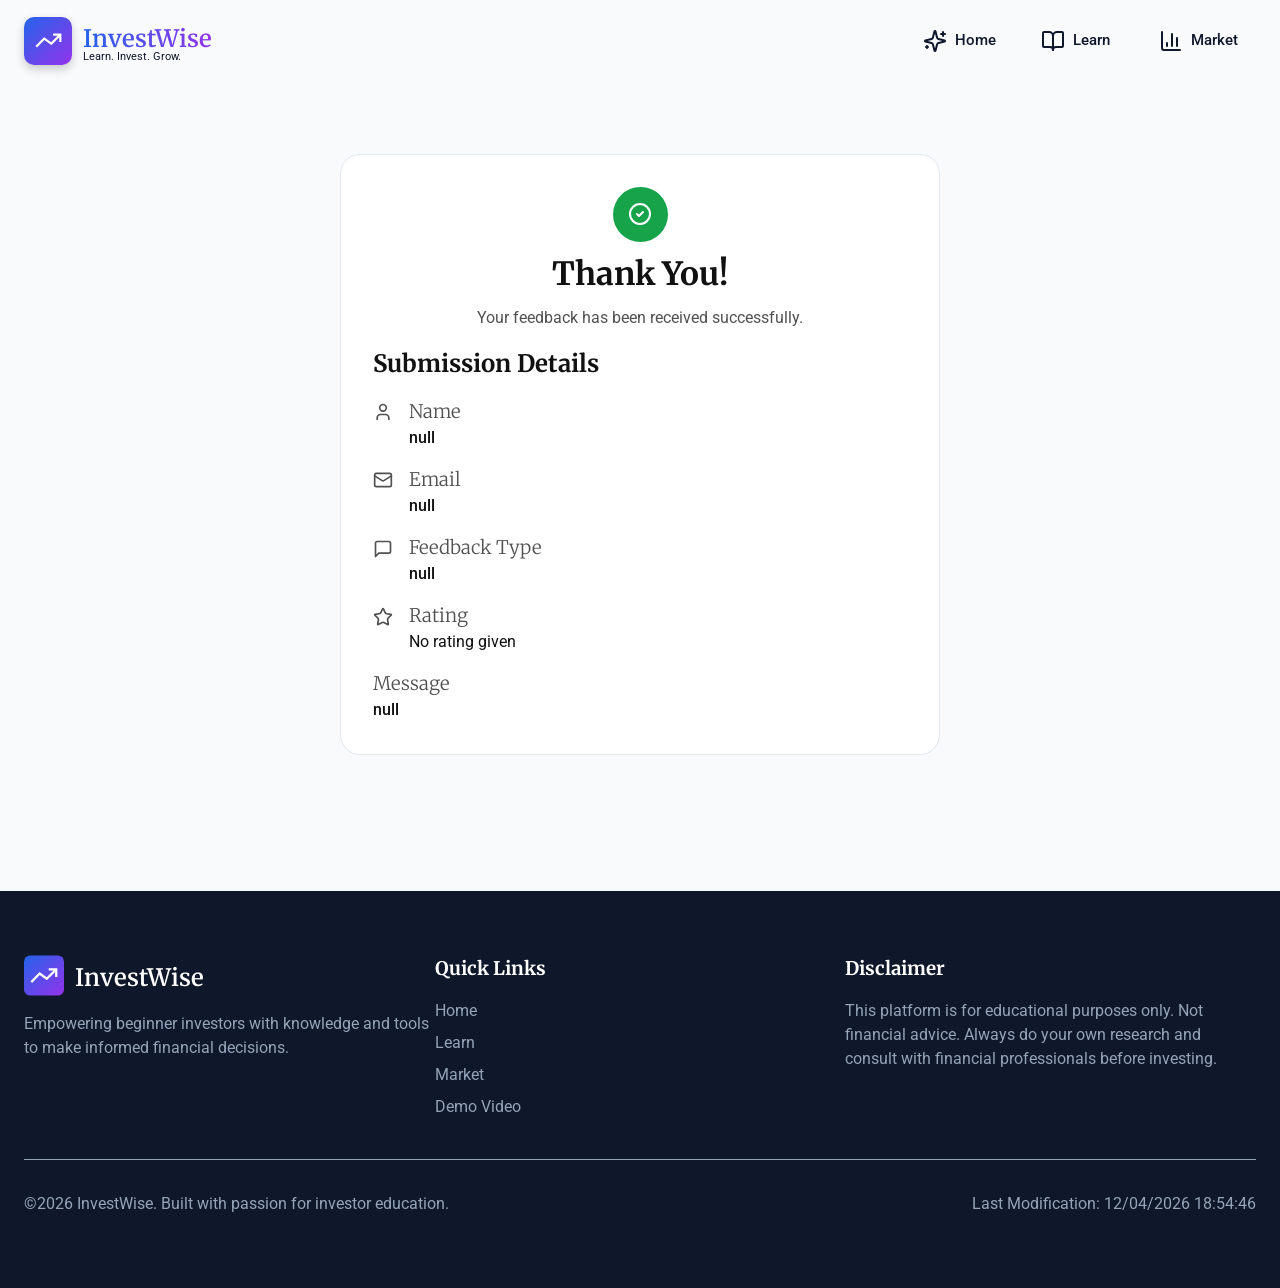
<file: project/feedback.html>
<!DOCTYPE html>
<html lang="en">
<head>
    <meta charset="UTF-8">
    <meta name="viewport" content="width=device-width, initial-scale=1.0">
    <title>InvestWise | Feedback</title>
    <meta name="author" content="Abel Chiwandire">
    <meta name="description" content="This page contains the user's form submission details">

    <link rel="stylesheet" href="styles/reset.css">
    <link rel="stylesheet" href="styles/base.css">
    <link rel="stylesheet" href="styles/large.css">
    <link rel="icon" type="image/svg+xml" href="images/investwise-logo.svg"/>

    <link rel="preconnect" href="https://fonts.googleapis.com">
    <link rel="preconnect" href="https://fonts.gstatic.com" crossorigin>
    <link href="https://fonts.googleapis.com/css2?family=Merriweather:opsz,wght@18..144,300..900&family=Roboto:wght@100..900&display=swap" rel="stylesheet">

    <script type="module" src="scripts/main.mjs"></script>
    <script type="module" src="scripts/modules/feedback.mjs"></script>
</head>
<body>
    <header data-animated="false" class="text-background-white width-full">
            <div class="top-bar flex-layout flex-center justify-space-between wrap">

                <div class="logo flex-layout flex-center">
                    <div class="logo-icon-container gradient-blue-purple flex-layout flex-center square border-radius-small">
                        <svg class="logo-icon" viewBox="0 0 64 64" xmlns="http://www.w3.org/2000/svg"><g data-name="Layer 20" id="Layer_20"><path fill="#fff" d="M60,16.71H42.57a.5.5,0,0,0-.5.5V21a.5.5,0,0,0,.5.5h9.74L37.84,35.78,23.93,25.86l-1.32-.93A.5.5,0,0,0,22,25L3.64,43.81a.49.49,0,0,0,0,.7l2.7,2.64a.48.48,0,0,0,.35.14h0a.47.47,0,0,0,.35-.15L22.83,30.93l13.88,9.89,1.29.92a.5.5,0,0,0,.64-.05L55.73,24.8v9.84a.5.5,0,0,0,.5.5H60a.5.5,0,0,0,.5-.5V17.21A.5.5,0,0,0,60,16.71Z"/></g></svg>
                    </div>
                    <div class="logo-text">
                        <div class="logo-title h2-font-weight color-transparent background-clip">InvestWise</div>
                        <div class="logo-tag text-neutral-dark font-size-small">Learn. Invest. Grow.</div>
                    </div>
                </div>

                <button id="nav-btn" class="hamburger neutral-hover border-radius-small" aria-label="Menu button"></button>

                <nav id="nav-bar" class="navigation button-font-weight slide-down width-full hide font-size-normal">
                    <ul>
                        <li>
                            <a href="index.html" class="flex-layout medium-gap text-neutral-dark neutral-hover border-radius-small">
                                <svg class="nav-icon" xmlns="http://www.w3.org/2000/svg" width="24" height="24" viewBox="0 0 24 24" fill="none" stroke="currentColor" stroke-width="2" stroke-linecap="round" stroke-linejoin="round" class="lucide lucide-sparkles w-4 h-4"><path d="M9.937 15.5A2 2 0 0 0 8.5 14.063l-6.135-1.582a.5.5 0 0 1 0-.962L8.5 9.936A2 2 0 0 0 9.937 8.5l1.582-6.135a.5.5 0 0 1 .963 0L14.063 8.5A2 2 0 0 0 15.5 9.937l6.135 1.581a.5.5 0 0 1 0 .964L15.5 14.063a2 2 0 0 0-1.437 1.437l-1.582 6.135a.5.5 0 0 1-.963 0z"></path><path d="M20 3v4"></path><path d="M22 5h-4"></path><path d="M4 17v2"></path><path d="M5 18H3"></path></svg>
                                Home
                            </a>
                        </li>
                        <li>
                            <a href="learn.html" class="flex-layout medium-gap text-neutral-dark neutral-hover border-radius-small">                     
                                <svg class="nav-icon" xmlns="http://www.w3.org/2000/svg" width="24" height="24" viewBox="0 0 24 24" fill="none" stroke="currentColor" stroke-width="2" stroke-linecap="round" stroke-linejoin="round" class="lucide lucide-book-open w-5 h-5 text-slate-600"><path d="M12 7v14"></path><path d="M3 18a1 1 0 0 1-1-1V4a1 1 0 0 1 1-1h5a4 4 0 0 1 4 4 4 4 0 0 1 4-4h5a1 1 0 0 1 1 1v13a1 1 0 0 1-1 1h-6a3 3 0 0 0-3 3 3 3 0 0 0-3-3z"></path></svg>
                                Learn
                            </a>
                        </li>
                        <li>
                            <a href="market.html" class="flex-layout medium-gap text-neutral-dark neutral-hover border-radius-small">
                                <svg class="nav-icon" xmlns="http://www.w3.org/2000/svg" width="24" height="24" viewBox="0 0 24 24" fill="none" stroke="currentColor" stroke-width="2" stroke-linecap="round" stroke-linejoin="round" class="lucide lucide-chart-column w-4 h-4"><path d="M3 3v16a2 2 0 0 0 2 2h16"></path><path d="M18 17V9"></path><path d="M13 17V5"></path><path d="M8 17v-3"></path></svg>
                                Market
                            </a>
                        </li>
                    </ul>
                </nav>
            </div>

    </header>
    <main class="padding-medium">

        <div class="feedback-container card flex-layout flex-column medium-gap text-background-white neutral-border margin-top-larger">
            <div class="flex-layout flex-column small-gap flex-center">
                <div class="info-icon-container flex-layout flex-center background-color-green color-white border-radius-circle">
                    <svg xmlns="http://www.w3.org/2000/svg" width="24" height="24" viewBox="0 0 24 24" fill="none" stroke="currentColor" stroke-width="2" stroke-linecap="round" stroke-linejoin="round" class="lucide lucide-circle-check w-10 h-10 text-white"><circle cx="12" cy="12" r="10"></circle><path d="m9 12 2 2 4-4"></path></svg>                   
                </div>
                <h1>Thank You!</h1>
                <p class="color-gray">Your feedback has been received successfully.</p>
            </div>

            <div id="submission-details" class="flex-layout flex-column medium-gap"></div>

        </div>

    </main>
    <footer class="color-white grid-single grid-triple">

        <div class="margin-bottom-large">
            <div class="logo flex-layout margin-bottom-normal">
                <img src="images/investwise-logo.svg" alt="InvestWise logo">
                <div class="logo-text">
                    <div class="logo-title h2-font-weight color-white font-size-medium">InvestWise</div>
                </div>
            </div>
            <p class="color-transparent text-background-mid background-clip">Empowering beginner investors with knowledge and tools to make informed financial decisions.</p>
        </div>

        <div class="flex-layout flex-column medium-gap margin-bottom-large">
            <h3>Quick Links</h3>
            <ul>
                <li class="margin-bottom-small"><a href="index.html" class="color-transparent text-background-mid background-clip">Home</a></li>
                <li class="margin-bottom-small"><a href="learn.html" class="color-transparent text-background-mid background-clip">Learn</a></li>
                <li class="margin-bottom-small"><a href="market.html" class="color-transparent text-background-mid background-clip">Market</a></li>
                <li class="margin-bottom-small"><a href="https://www.loom.com/share/c82b48901ede476fbc2e1dcc28e1d65b" class="color-transparent text-background-mid background-clip">Demo Video</a></li>
            </ul>
        </div>
        
        <div class="flex-layout flex-column medium-gap margin-bottom-large">
            <h3>Disclaimer</h3>
            <p class="color-transparent text-background-mid background-clip">This platform is for educational purposes only. Not financial advice. Always do your own research and consult with financial professionals before investing.</p>
        </div>

        <div class="dynamic margin-bottom-large">
            <p class="color-transparent text-background-mid background-clip margin-bottom-small"><span id="currentYear"></span> InvestWise. Built with passion for investor education.</p>
            <p id="lastModified" class="color-transparent text-background-mid background-clip margin-bottom-small"></p>
        </div>

    </footer>
    
</body>
</html
</file>
<file: styles/base.css>
:root {
    --primary-color: #ccc;
}

* {
    box-sizing: border-box;
}

/*============= ENSURE FOOTER STAYS AT THE BOTTOM OF THE PAGE =================*/
html,
body {
    min-height: 100vh;
    display: flex;
    flex-direction: column;
    margin: 0;
    font-family: Roboto, sans-serif;
}

h1,
h2 {
    font-family: 'Bricolage Grotesque', sans-serif;
    font-weight: 500;
}

main {
    flex: 1;
    display: flex;
    flex-direction: column;
}

/*==================================== HEADER ==================================*/
header {
    display: grid;
    grid-template-columns: 24px auto 44px;
    padding: 5px 0 5px 10px;
    align-items: end;
    border-bottom: solid 1px var(--primary-color);
    column-gap: 8px;
}

header img {
    display: block;
    width: 100%;
    height: auto;
    padding-bottom: 2.5px;
}

header span {
    font-size: 1.2rem;
}

/*================================ HAMBURGER =================================*/
.hamburger {
    background: none;
    border: none;
    cursor: pointer;
    font-family: Verdana, Geneva, Tahoma, sans-serif;
}

.hamburger::before {
    content: "\2630";
    font-size: 1.6rem;
}

.hamburger.show::before {
    content: "\00D7";
}

/*================================ NAVIGATION =================================*/
.navigation {
    display: none;
    padding-left: 10px;
}

.navigation.show {
    display: block;
}

.navigation ul {
    list-style: none;
    margin: 0;
    padding: 0;
}

.navigation a {
    display: block;
    padding: .8rem 10px;
    color: #000;
    text-decoration: none;
    border-bottom: 1px solid var(--primary-color);
}

h1 {
    margin-left: 10px;
}
/*==================================== DIALOG ===================================*/
#course-details {
    padding: 1rem;
    max-width: 40ch;
    border: 0;
    box-shadow: 0 0 1em rgb(0 0 0 / 30%);
}
::backdrop {
    background: rgb(0 0 0 / 70%);
}

#course-details button {
    position: absolute;
    top: 23px;
    right: 23px;
    padding: .5rem 1rem;
    border: 1px solid rgb(0 0 0 / 10%);    
}

/*==================================== FOOTER ===================================*/
footer {
    background-color: var(--primary-color);
    padding: 1rem 10px;
    text-align: center;
}

.social-media {
    display: flex;
    justify-content: center;
    column-gap: 8px;
}

.social-media a {
    display: flex;
    justify-content: center;
    align-items: center;
    width: 44px;
    height: 44px;
    border: 1px solid var(--primary-color);
    border-radius: 22px;
}

.social-media img {
    width: 22px;
    height: 22px;
}

/*=================================== SECTION CARDS =================================*/
section {
    margin: 1rem 10px;
}

section p {
    margin: 0;
}

section h2 {
    text-align: center;
    background-color: var(--primary-color);
    padding: .5rem;
    margin: 0;
}

.padding {
    padding: .7rem;
}

section img {
    display: block;
    margin: 0 auto;
}

/*============================= BUTTONS SECTION ===========================*/
.course-btn {
    display: flex;
    justify-content: space-around;
    gap: 10px;
    margin: .7rem 0;
}

.course-btn button:hover {
    cursor: pointer;
}

.btn {
    max-width: 180px;
    width: 100%;
    padding: .8rem;
    background-color: var(--primary-color);
    border: 1px solid #000;
    border-radius: 10px;
}

.text-align {
    text-align: center;
    margin-bottom: 1rem;
}

/*============================= COURSE CARDS SECTION ==========================*/
.course-card {
    max-width: 700px;
    border-radius: 0;
    margin-bottom: .7rem;
}

.course-num {
    font-size: .85rem;
}

.social-media a:hover,
.navigation a:hover,
.course-btn button:hover,
.course-card:nth-child(odd),
.bg-clr,
.current {
    background-color: #8AA29E;
}
</file>
<file: styles/large.css>
@media only screen and (min-width: 38rem) {


    header {
        grid-template-columns: 24px auto;
    }

    .hamburger {
        display: none;
    }

    .navigation {
        display: block;
        border-bottom: 1px solid var(--primary-color);
    }

    .navigation ul {
        display: flex;
    }

    .navigation a {
        border: none;
    }
}

@media only screen and (min-width: 44rem) {

    header,
    nav,
    main {
        width: 100%;
        max-width: 700px;
        margin: 0 auto;
    }
}

@media only screen and (min-width: 54rem) {

    header,
    nav,
    main {
        width: 100%;
        max-width: 900px;
    }

    .section-container {
        display: grid;
        grid-template-columns: 1fr 350px;
    }

    .courses-section {
        grid-column: 1/3;
    }

    .card-layout {
        display: flex;
        flex-wrap: wrap;
        justify-content: center;
        gap: 10px;
    }

    .course-card {
        max-width: 286px;
    }

    .card {
        box-shadow: 2px 2px 5px 5px #ddd;
    }
}
</file>
<file: chamber/styles/chamber.css>
:root {
	scroll-behavior: smooth;

    /* solid colors */
    --color-primary: rgb(10, 89, 163);
    --color-text-main: rgb(30, 26, 29);
    --color-white: rgb(255, 255, 255);
    --color-surface-dark: rgb(0, 4, 18);
    --color-text-dark: rgb(17, 17, 17);
    --color-accent: rgb(130, 12, 151);

    /* alpha colors */
    --header-background: rgba(0, 0, 0, 0.3);

    /* spacing & radii */
    --spacing-small: 0.5rem;
    --spacing-medium: 1rem;
    --spacing-large: 2rem;
    --radius-medium: 8px;

    /* font sizes */
    --font-small: 0.9rem;
    --font-regular: 1rem;
    --font-medium: 1.5rem;
    --font-large: 2.5rem;

    /* gradient tokens */
    --nav-background: linear-gradient(to bottom, rgb(255, 255, 255) 30%, rgba(0, 4, 18, 0.8));
    --hero-overlay-gradient: linear-gradient(
      to bottom right,
      rgba(0, 4, 18, 1) 0%,
      rgba(0, 4, 18, 0.6) 70%,
      rgba(0, 4, 18, 0) 100%
    );
    --hero-radial-a: radial-gradient(600px circle at 80% 20%, rgba(186, 104, 200, 0.15), transparent 70%);
    --hero-radial-b: radial-gradient(600px circle at 20% 80%, rgb(10, 89, 163, 0.15), transparent 70%);
    --transition-gradient: linear-gradient(to top, rgb(255, 255, 255) 67%, transparent 100%);
}

/*===================================== UTILITIES =====================================*/

/* general */
.align-text-center {
	 text-align: center;
}

.responsive-font { 
	font-size: clamp(1.1rem, 2.5vw, 1.6rem); 
}

/* flex */
.flex-layout { 
	display: flex; 
}

.flex-container { 
	flex-direction: column; 
}

.flex-centered { 
	justify-content: center; 
	align-items: center; 
}

.flex-spread { 
	justify-content: space-between; 
}

.flex-expand { 
	flex-grow: 1; 
}

.flex-gap-small { 
	gap: var(--spacing-small); 
}

.flex-gap-medium { 
	gap: var(--spacing-medium); 
}

/* spacing */
.full-width { 
	width: 100%; 
}

.center-block { 
	margin: 0 auto; 
}

.margin-top-medium { 
	margin-top: var(--spacing-medium); 
}

.margin-top-large { 
	margin-top: var(--spacing-large); 
}

.margin-bottom-small { 
	margin-bottom: var(--spacing-small); 
}

.margin-bottom-medium { 
	margin-bottom: var(--spacing-medium); 
}

.margin-bottom-large { 
	margin-bottom: var(--spacing-large); 
}

.margin-left-medium { 
	margin-left: var(--spacing-medium); 
}

.padding-small { 
	padding: var(--spacing-small); 
}

.padding-medium { 
	padding: var(--spacing-medium); 
}

.padding-large { 
	padding: var(--spacing-large); 
}

.padding-horizontal-medium { 
	padding: 0.5rem 1rem; 
}
/*===================================== HTML ====================================*/
html,
body {
	display: flex;
	flex-direction: column;
	font-family: Roboto, sans-serif;
	color: var(--color-text-main);
}

/*================================= MAIN ==========================*/
main {
	flex: 1;
}

h2, 
h3,
.learn-more,
.day {
	color: var(--color-text-dark); 
}

h2,
.price {
    font-size: var(--font-large);
}

.modal-title,
dialog a {
    font-size: var(--font-medium);
}

h1,
h2,
h3 {
	font-family: 'Montserrat', sans-serif;
}

/*==================================== HEADER ==================================*/
header {
	position: absolute;
	top: 0;
	z-index: 100;

	padding: 0 1rem;
	background: var(--header-background);
	backdrop-filter: blur(6px);
}

/*========================================= HAMBURGER =================================*/
#hamburger {
	margin-right: var(--spacing-medium);
}

#hamburger::before {
	content: '≡';
	font-family: Verdana, Geneva, Tahoma, sans-serif;
	font-size: var(--font-large);
}

#hamburger.active::before,
dialog button::after {
	content: '✕';
	font-size: var(--font-medium);
}

/*================================== NAVIGATION ==================================*/
#nav {
	position: absolute;
	top: 100%;
	left: 0;
	background: var(--nav-background);
	color: var(--color-text-main);
	min-height: 100vh;
	display: none;
}

#nav.active {
	display: block;
}

#nav a {
  position: relative;
}

#nav a::after {
  content: "";
  position: absolute;
  left: 0;
  bottom: -2px;
  width: 100%;
  height: 2px;
  background: currentColor;
  transform: scaleX(0);
  transform-origin: left;
  transition: transform 0.4s ease;
}

#nav a:hover::after,
#current a::after {
  transform: scaleX(1);
}

#current a::after {
  transition: none;  
}

/*================================= HERO ==========================*/
.hero-container {
    background-image: url('../images/hero-small.webp');
    background-size: cover;
    background-position: center;
    background-repeat: no-repeat;

    
    padding-top: 160px;
    padding-bottom: 90px;

    position: relative; 
}

.hero-container::after {
    content: "";
    position: absolute;
    inset: 0;
    background: var(--hero-overlay-gradient);
    pointer-events: none;
    z-index: 0;
}

.hero-bg {
    background:
        var(--hero-radial-a),
        var(--hero-radial-b),
        var(--color-surface-dark);          
    padding-top: 160px;      
    padding-bottom: 100px;   
}

.tagline {
    max-width: 90%;
    text-shadow: 0 1px 3px rgba(0, 0, 0, 0.6);

    position: relative;
    z-index: 1; 

	opacity: 0;
	animation: slide-up 0.8s ease-out forwards;
}

h1 {
    font-size: clamp(3rem, 5vw + 1rem, 4rem);
    line-height: 1.2;
}

.hero-bg .cta {
	flex-direction: row;
}

.cta {
    border-radius: var(--radius-medium);
    max-width: 300px;
    font-size: var(--font-medium);
}

.explore,
input[type=submit],
.disc-text {
    background-color: var(--color-primary);
}

/*=============================== TRANSITION DIV =======================*/
.transition {
	position: relative;
    height: 100px;
	margin-top: -3rem;
    background: var(--transition-gradient);
	z-index: 20;
}

/*================================ GENERIC CARD STYLING =================*/
.cards,
.list .member-card {
	display: grid;
	grid-template-columns: 1fr;   
}

.card {
	width: 100%;
    height: 100%;
	max-width: 450px;
	margin: 0 auto;
	border-radius: var(--radius-medium);
	box-shadow: 0 4px 12px rgba(0, 0, 0, 0.1);
	padding: var(--spacing-medium);
	display: flex;
	flex-direction: column;
	gap: var(--spacing-small);
	transition: transform 0.3s ease, box-shadow 0.3s ease;
}

.cards h2,
.places div h2 {
	font-size: var(--font-medium);
	font-weight: 600;
	padding-bottom: var(--spacing-small);
}

.card h3,
.day {
	font-size: var(--font-regular);
} 

.cards section:hover,
.tier-section:hover {
	transform: translateY(-4px);
	box-shadow: 0 8px 20px rgba(0, 0, 0, 0.15);
}

/*====== EVENTS CARD =====*/
#events,
.thank-you {
	background: linear-gradient(to bottom right,
			rgba(10, 89, 163, 0.1) 0%,
			rgba(255, 255, 255, 1) 100%);
}

#events h2 {
	border-bottom: 1px solid rgba(10, 89, 163, 0.1);
}

.event-card p,
.min-text {
	font-size: var(--font-small);
}

.event-card:hover,
.forecast-card:hover {
	background-color: rgba(10, 89, 163, 0.08);
}

/*===== CURRENT WEATHER CARD ====*/
#current-weather {
	background: linear-gradient(to bottom right,
			rgba(130, 12, 151, 0.1),
			rgba(255, 255, 255, 1));
}

#current-weather h2 {
	border-bottom: 1px solid rgba(130, 12, 151, 0.1);
}

.weather-card img {
	width: 48px;
	height: auto;
	border-radius: 50%;
}

.weather-card p:first-of-type,
.info-grid div p:first-of-type {
	font-size: 3rem;
	font-weight: 700;
}

.weather-card p span,
.forecast-temp,
.learn-more,
.day {
	font-weight: bold;
}

/*==== FORECAST CARD ====*/
#weather-forecast {
	background: linear-gradient(to bottom right,
			rgba(10, 89, 163, 0.1) 0%,
			rgba(255, 255, 255, 1) 100%);
}

#weather-forecast h2 {
	border-bottom: 1px solid rgba(10, 89, 163, 0.1);
}

.event-card,
.forecast-card,
.tier-btn,
dialog,
.join-form,
.buttons button,
input[type=text],
input[type=email],
input[type=tel],
select,
textarea,
input[type=submit],
.disc-text {
	border-radius: var(--radius-medium);
}

/*============================== SPOTLIGHTS SECTION ==============================*/
.spotlight-card:hover,
.list .member-card,
.places img {
	box-shadow: 0 8px 20px rgba(0, 0, 0, 0.2);
}

.external-link-icon {
	width: 16px;
}

/*=== COLORS === */
.spotlight-card p:first-of-type,
.external-link {
	color: var(--color-primary);
}

.weather-card img,
.learn-more {
    background-color: var(--color-white);
}

.external-link:hover,
.tagline span {
	color: rgb(0, 132, 255);
}

header,
#hamburger::before,
.hero-container,
.hero-bg .tagline,
.explore,
.info-grid,
input[type=submit],
.disc-text,
footer {
	color: var(--color-white);
}

#np,
#gold {
	border-top: 8px solid var(--color-accent);

	.price,
	.features-list li::marker,
	p:last-of-type,
	.tier-btn {color: var(--color-accent);}
}

#bronze,
#silver {
	border-top: 8px solid var(--color-primary);

	.price,
	.features-list li::marker,
	p:last-of-type,
	.tier-btn {color: var(--color-primary);}
}

dialog ul li::marker,
.tier-btn,
.modal-close,
.join-form span {color: var(--color-accent);}

/* INFO GRID */
.info-grid {
	display: grid;
	grid-template-columns: 1fr 1fr;
}

/*============================== MEMBERSHIP TIERS ===============================*/
.features-list li::marker,
dialog li::marker {
	content: '✓';
}

.features-list li,
dialog ul,
dialog li {
	padding-left: 0.4rem;
}

/*============================= ANIMATIONS ========================*/
/* Keyframes */
@keyframes fade-in {
  from { opacity: 0; transform: scaleY(0); }
  to   { opacity: 1; transform: scaleY(1); }
}

@keyframes fade-out {
  from { opacity: 1; transform: scale(1); display: block; }
  to   { opacity: 0; transform: scale(0.6); display: none; }
}

@keyframes backdrop-fade {
  from { opacity: 0; }
  to   { opacity: 1; }
}

@keyframes slide-up {
  from { opacity: 0; transform: translateY(20px); }
  to   { opacity: 1; transform: translateY(0); }
}

/*=============================== MODAL ============================*/
dialog {
	margin: auto auto;
	width: 90%;
	max-width: 500px;
	animation: fade-out 0.3s ease-out;
}

dialog[open] {
    animation: fade-in 0.5s ease-out;
}

dialog[open]::backdrop {
  background-color: rgb(0 0 0 / 50%);
  animation: backdrop-fade 0.5s ease-out forwards;
}

.modal-close {
	align-self: flex-end;
	min-width: 45px;   
}

/* Fade-up utility animations */
.fade-up {
  opacity: 0;
  transform: translateY(20px);
}

.fade-up.animate {
  animation: slide-up 0.8s ease forwards;
}

/*============================= FORM SECTION ===================================*/
.join-form,
.thank-you {
	max-width: 900px;
}

input[type=text],
input[type=email],
input[type=tel],
select,
textarea {
	display: block;
	border: 2px solid rgb(153, 153, 153);
}

input[type=submit] {
	border: none;
    cursor: pointer;
}

/*============================== LAYOUT BUTTONS =================================*/
.buttons {
	transition: transform 0.3s ease-in-out, box-shadow 0.3s ease;
}

.buttons button {
	border: 1px solid var(--clr-text);
}

.buttons button:hover {
	transform: scale(1.05);
	box-shadow: 0 8px 20px rgba(0, 0, 0, 0.2);
}

.disc {
	position: relative;
}

.disc-text {
  visibility: hidden;
  opacity: 0;
  position: absolute;
  top: 105%; 
  left: 50%;
  transform: translateX(-50%);
  transition: opacity 0.3s;
  white-space: nowrap;
  font-size: 0.7rem;
  z-index: 1;
}

.disc:hover .disc-text {
	visibility: visible;
  	opacity: 1;
}

/*=============================== GRID LAYOUT STYLES =================================*/
.grid h3,
.list img,
.list .external-link-icon {
	display: none;
}

/*=================================== LIST LAYOUT STYLES ================================*/
.list .card {
	max-width: 90%;
}

.list .member-card {
	gap: var(--spacing-medium);
	padding: var(--spacing-large);
}

.list .member-card h3 {
	font-size: 1.1rem;
	font-weight: 600;
}

/*============================= THANK YOU PAGE =====================*/
.thank-you {
	margin: 3rem auto;
}

/*============================== DISCOVER PAGE ======================*/
.places div {
	margin: 1rem 10px;
	border: 1px solid rgb(153, 153, 153);
	border-radius: var(--radius-medium);
	overflow: hidden;

	display: grid;
	grid-template-areas: 
	"title"
	"image"
	"description"
	"address";
}

.places div h2 {
	margin: 1rem 10px;
	padding-bottom: 0;
	grid-area: title;
}

.places img {
	width: 100%;
	max-width: 300px;
	grid-area: image;
}

.places p {
	margin: 1rem 10px;
	grid-area: description;
}

.places address {
	margin: 1rem 10px;
	grid-area: address;
}


/*=============================== FOOTER ===========================*/
footer {
	background-color: var(--color-surface-dark);
}

.footer-container {
	display: grid;
	grid-template-columns: repeat(auto-fit, minmax(250px, 1fr));
    max-width: 80%;
}

.footer-container div {
	padding-top: 1rem;
}
</file>
<file: chamber/styles/chamber-large.css>
@media (min-width: 481px) {
    .header img {
        height: 120px;
    }

    .tagline {
        max-width: 70%;
    }

    .cta {
        width: fit-content;
    }
}

@media (min-width: 768px) {

    .header img {
        height: 140px;
    }

	.hero-container,
	.hero-bg {
		padding-top: 180px;
	}

	.info-grid {
		grid-template-columns: repeat(4, 1fr);
	}

	.hero-container {
		background-image: url('../images/hero-medium.webp');
	}

	.text-align-left {
		text-align: left;
	}

	.places div {
	display: grid;
	grid-template-areas: 
		"image title"
		"image description"
		"image address";
	}

	.places img {
		width: 300px;
	}

    .cta a {
        padding: 1rem 2.5rem;
    }

	.transition {
		margin-top: -5rem;
	}

	#hamburger {
		display: none;
	}

	#nav {
		position: static;
		background: transparent;
		display: flex;
		justify-content: end;
		align-items: center;
		min-height: auto;
		color: var(--color-white);
	}

	nav .flex-container,
	.tagline .flex-container {
		flex-direction: row;
	}

	.cards,
	.membership-cards {
        grid-template-columns: repeat(2, 1fr); 
    }

	.social-media {
		justify-content: center;
	}

	.opac:hover {
		opacity: 0.5;
	}
}
@media (min-width: 900px) {
	.list .member-card {
		grid-template-columns: 2.5fr 3fr 2fr 2.5fr;
	}
}

@media (min-width: 1024px) {
	.hero-container {
		background-image: url('../images/hero-large.webp');
	}

	.places {
		display: grid;
		grid-template-columns: 1fr 1fr;
	}

    .tagline {
		max-width: 60%;
    }

    .cards {
        grid-template-columns: repeat(3, 1fr); 
    }

	.membership-cards {
		grid-template-columns: repeat(4, 1fr);
	}

	.join-form {
		padding: 2rem 5rem 5rem 5rem;
		box-shadow: 0 5px 5px rgb(0 0 0 / 0.5);
	}
}
</file>
<file: project/styles/base.css>
:root {
    /* Neutral colors */
    --neutral-light: rgb(248, 250, 252);
    --neutral-hover: rgb(241, 245, 249);
    --neutral-border: rgb(226, 232, 240);
    --neutral-text: rgb(148, 163, 184);
    --neutral-dark: rgb(15, 23, 42);

    /* Primary accents */
    --blue: 37, 99, 235;
    --green: rgb(22, 163, 74);
    --purple: rgb(147, 51, 234);
    --white: 255, 255, 255;
    --orange: rgb(234, 88, 12);  
    --pink: rgb(216, 52, 80);

    /* Gradient variants */
    --blue-dark: 23, 51, 141;
    --green-light: 34, 197, 94;
    --green-dark: rgb(4, 120, 87);
    --green-faded: rgba(var(--green-light), 0.1);
    --amber: 245, 158, 11; 
    --amber-light: 255, 210, 80;
    --gray: rgb(81, 81, 81);
    --gray-light: rgb(226, 232, 240);  
    /*--brown-text: rgb(48, 33, 33);*/
    --brown-text: rgb(56, 37, 37);
     

    /* Gradients */
    --gradient-hero-overlay: linear-gradient(
        to bottom right,
        var(--neutral-dark),  
        rgba(var(--blue-dark), 0.8), 
        var(--neutral-dark)  
    );

    --gradient-blue-purple: linear-gradient(
        to bottom right, 
        rgb(var(--blue)), 
        var(--purple)
    );

    --gradient-blue-purple-tr: linear-gradient(
        to right, 
        rgb(var(--blue)), 
        var(--purple)
    ); 

    --gradient-blue: linear-gradient(
        to bottom right,
        rgb(var(--blue)),
        rgb(var(--blue-dark))
    );

    --gradient-green: linear-gradient(
        to bottom right,
        var(--green),
        var(--green-dark)
    );

    --gradient-orange-light: linear-gradient(
        to bottom right,
        rgb(var(--amber-light)),
        var(--orange)
    );

     --gradient-orange: linear-gradient(
        to bottom right,
        rgb(var(--amber)),
        var(--orange)
    );   

    --gradient-purple-pink: linear-gradient(
        to right,
        var(--purple),
        var(--pink)
    );

    --font-size-small: 0.7rem;
    --font-size-normal: 0.93rem;
    --font-size-medium: 1.2rem;
    --font-size-large: 2rem;

    --border-radius-small: 10px;
    --border-radius-large: 20px;
    --border-radius-pill: 9999px;
    --border-radius-circle: 50%;

    --transition: all 0.3s ease-in-out;
}

* {
    margin: 0;
    padding: 0;
    box-sizing: border-box;
}

html, 
body {
    font-family: Roboto, sans-serif;
    background-color: var(--neutral-light);
}

h1, h2, h3, .logo-title {
    font-family: Merriweather, sans-serif;
}

.hero-p {
    animation: fade-in 0.6s ease-in 0.4s forwards;  
}

p {
    line-height: 1.5;
}

.flex-layout {display: flex;}
.flex-center {align-items: center; justify-content: center;}
.flex-vertical-center{align-items: center;}
.flex-column {flex-direction: column;}
.align-self {align-self: center;}
.justify-space-between {justify-content: space-between;}
.flex-grow {flex: 1;}
.align-start {align-items: flex-start;}
.text-align-left {text-align: left;}

.position-relative {position: relative;}
.width-full {width: 100%;}

.small-gap {gap: 0.5rem;}
.medium-gap{gap: 1rem;}
.large-gap{gap: 1.5rem;}

.padding-small { padding: 0.5rem;}
.padding-bottom { padding-bottom: 0.2rem;}
.padding-normal {padding: 1rem;}
.padding-small-long { padding: 0.2rem 0.8rem;}

.border-radius-small {border-radius: var(--border-radius-small);}


.text-neutral-dark {color: var(--neutral-dark);}
.text-background-white {background: rgb(var(--white));}
.text-background-mid {background: var(--neutral-text);}
.text-background-light{background: var(--neutral-border);}
.text-color-light {color: rgb(196, 202, 212);}

.color-gray {color: var(--gray);}
.color-transparent {color: transparent;}
.color-white {color: rgb(var(--white));}
.color-green {color: var(--green);}
.color-green-dark {color: var(--green-dark);}
.color-red {color: rgb(220, 38, 38);}

.current {background: var(--gradient-blue-purple-tr);}
.background-color-blue {background-color: rgb(var(--blue));}
.background-color-green {background-color: var(--green);}
.background-green-faded {background: var(--green-faded);}
.background-color-purple {background-color: var(--purple);}
.background-color-white-faint { background: rgba(var(--white), 0.3);}
.background-gray-light {background-color: var(--gray-light);}
.background-none {background: none;}

.neutral-hover:hover {background-color: var(--neutral-hover);}
.gray-border {border: 2px solid var(--gray-light);}
.neutral-border {border: 1px solid var(--neutral-border);}


.gradient-orange {background: var(--gradient-orange);}
.gradient-orange-light {background: var(--gradient-orange-light);}
.gradient-blue-purple {background: var(--gradient-blue-purple);}
.gradient-green {background: var(--gradient-green);}
.gradient-blue {background: var(--gradient-blue);}
.gradient-purple-pink {background: var(--gradient-purple-pink);}

.font-size-large {font-size: var(--font-size-large);}
.font-size {font-size: 1rem;}
.font-size-small { font-size: var(--font-size-small);}
.font-size-duration {font-size: 12px;}
.font-size-h2 {font-size: 18px;}
.font-size-description {font-size: 14px;}
.font-size-normal {font-size: var(--font-size-normal);}
.font-size-medium {font-size: var(--font-size-medium);}
.button-font-weight {font-weight: 500;}
.h2-font-weight {font-weight: 600;}
.info-font-weight {font-weight: 800;}
.font-size-clamp {font-size: clamp(1.1rem, 7vw + 1rem, 3rem);}

/*========================================= HEADER && LOGO ==============================*/
header {
    position: sticky;
    top: 0;
    z-index: 100;
}

.top-bar {
    padding: 1rem 1.5rem;
}

/* Logo */
.logo {
    gap: 0.7rem;
}

.logo-icon {
    width: 29px;
    transition: transform .6s ease-out;
}

.logo-icon:hover {
    cursor: pointer;
    transform: rotate(360deg);
}

.logo-icon-container {
    box-shadow: 0 4px 10px rgba(0,0,0,0.2);
}

.logo-text {
    padding-top: 0.3rem;
}

.logo-title {
    font-size: 1.5rem;
    background: var(--gradient-blue-purple-tr);
}

.background-clip {
    -webkit-background-clip: text;
    background-clip: text;
}

.logo-tag {
    margin-top: -0.5rem;
}

/*================================ HAMBURGER =================================*/
.hamburger,
#close-modal {
    width: 45px;
    height: 45px;
    font-family: Verdana, Geneva, Tahoma, sans-serif;
}

.hamburger::before {
    content: '≡';
    font-size: 2rem;
    color: var(--neutral-dark);        
}

.hamburger.show::before {
    content: '✕';
    font-size: 1.5rem;

}
/*================================ NAVIGATION =================================*/
.slide-down {
    max-height: 0; 
    overflow: hidden; 
    transition: var(--transition);
}

.navigation.show {
    max-height: 500px;
    margin-top: 2rem;
}

.navigation a {
    padding: .7rem .8rem;
}

a {
    transition: var(--transition);
}

/*===================================== HERO SECTION ===============================*/
.hero { 
    overflow: hidden;  
    margin: 3rem 1.5rem;
    border-radius: var(--border-radius-large);
}

.hero img {
    position: absolute;
    top: 0;
    left: 0;

    height: 100%;
    object-fit: cover;
    object-position: center;

    z-index: -1;
}


.hero::after {
    content: '';
    position: absolute;
    inset: 0;
    background: var(--gradient-hero-overlay);
    border-radius: var(--border-radius-large);
    z-index: 10;
}

.arrow-up {
    position: absolute;
    bottom: 0;
    right: 5%;
    z-index: 15;
    width: 300px;
}

.hero-content {
    z-index: 20;
    margin: 2.5rem;
    line-height: 1.4;
}

/* CTA */
.cta {
    border-radius: var(--border-radius-pill);
    background-color: rgba(var(--amber), 0.2);
    border: 1px solid rgba(var(--amber), 0.5);
    color: rgb(var(--amber-light));
    transform: scale(0.9);
    animation:  zoom-in 0.5s ease-in 0.2s forwards;
}

.fit-content {
    max-width: fit-content;
}

/* Offers */
.bullet {
    width: 7px;
    height: 7px;
}

.wrap {
    flex-wrap: wrap;
}

.green-bullet {
    background-color: var(--green-dark);
    animation: pulse 2s ease-in-out infinite;
}

.border-radius-circle {
    border-radius: var(--border-radius-circle);
}

/*=================================== CARDS ================================*/
.card {
    position: relative;
    overflow: hidden; 
    margin: 0 1.5rem 2rem;
    padding: 2rem;
    border-radius: var(--border-radius-large);
}

.margin-top-large{margin-top: 2rem}
.margin-top-larger {margin-top: 3rem;}
.margin-top-medium {margin-top: 1.5rem;}
.margin-top-small {margin-top: 0.2rem;}
.margin-bottom-extra-large{margin-bottom: 7rem}
.margin-bottom-large{margin-bottom: 2rem;}
.margin-bottom-medium{margin-bottom: 1.5rem;}
.margin-bottom-normal{margin-bottom: 1rem;}
.margin-bottom-small{margin-bottom: 0.5rem;}

.padding-medium {padding: 1.5rem;}
.padding-hero { padding: 3rem;}

.info-icon-container {
    width: 55px;
    height: 55px;
}

.shadow {
    transition: var(--transition);
}

.shadow:hover {
    box-shadow: 0 20px 25px -5px rgb(0 0 0 / 0.15);
}
/*
.hover-overlay::after {
    content: '';
    position: absolute;
    inset: 0;
    background: var(--hover-overlay-color);
    opacity: 0;
    transition: var(--transition);
    z-index: 0;
}

.hover-overlay:hover::after {
    opacity: 1;
}

.green {
    --hover-overlay-color: var(--green-faded);
}

.blue {
    --hover-overlay-color: rgba(var(--blue), 0.1);
}
*/
.grid-single {
    display: grid;
    grid-template-columns: 1fr;
}

.circle::after {
    content: '';
    position: absolute;
    top: -8rem;
    right: -8rem;
    width: 16rem;
    height: 16rem;
    background-color: rgb(var(--white));
    opacity: 0.05;
    border-radius: var(--border-radius-pill);
    transform: scale(1);
    transition: transform 0.7s ease;
    z-index: 0;
}

.card.circle-hover:hover::after {
    transform: scale(1.5);
}

.square {
    width: 48px;
    height: 48px;
}

.small-square svg {
    width: 20px;
    height: 20px;
}

.learn-icon-container {
    min-width: 40px;
    height: 40px;
}

.arrow-down {
    min-width: 17.85px;
}

.learn-hero {
    animation: slide-up 0.2s ease-out forwards;
}

.hide {
    opacity: 0;
    visibility: hidden;
}

.unhide {
    opacity: 1;
    visibility: visible;
}

.progress-bar {
    height: 13px;
}

#lesson-buttons {
    padding: 0.2rem;
}

.search-icon {
    position: absolute;
    left: 3rem;
    z-index: 1;
}

input[type='search'] {
    padding-left: 3rem;
}

.lesson-content img {
    height: 12rem;
    object-fit: cover;

    opacity: 0;
    transform: scale(0.9);
    transition: opacity 0.5s ease 0.2s, transform 0.5s ease 0.2s;
}

.lesson-button.show > .lesson-content img {
    opacity: 1;
    transform: scale(1);
}


.lesson-content {
    max-height: 0;
    opacity: 0;
    overflow: hidden;
    border-top: 1px solid var(--neutral-border);
}

.lesson-button.show > .lesson-content {
    max-height: 1000px; 
    opacity: 1;
    visibility: visible;
    margin-top: 1.5rem;
}

.example {
    background-color: rgba(var(--amber-light), 0.1);
    border-left: 5px solid rgba(var(--amber), 0.5);
    color: var(--brown-text);
}

.form-container {
    position: sticky;
    top: 7rem; 
    align-self: start; 
}

.rating svg {
    transition: var(--transition);
}

.rating svg:hover {
    transform: scale(1.2);
}

#lessons-container > button:hover {
    background-color: var(--neutral-light);
}

.completed:hover {
    background-color: #000;
    color: rgb(var(--white));
}

.rotate-180 {transform: rotate(180deg);}

textarea {height: 105px;}

#refresh:hover {
    background: rgba(var(--white), 0.2);
}

dialog {
    border: none;
    margin: auto;
    width: 80%;
    max-width: 450px; 
}

dialog[open] {
    animation: fade-in 0.3s ease-out, slide-up 0.3s ease-out;
}

#close-modal {
    position: absolute;
    right: 5px;
    top: 3px;
}

::backdrop {
    background: rgba(0, 0, 0, 0.7);
    animation: fade-in 0.3s ease-out;
}

.font-light-weight {
    font-weight: 300;
}

.feedback-container {
    margin: 3rem auto 7rem;
    max-width: 600px;
}

/*================================ ANIMATIONS ==========================*/
@keyframes slide-up {
    from {transform: translateY(20px);}
    to {transform: translateY(0);}
}

@keyframes fade-in {
    from {opacity: 0;}
    to {opacity: 1;}
}

@keyframes pulse {
    0% {background-color: var(--green-dark);}

    50% {background-color: rgb(var(--green-light));}

    100% {background-color: var(--green-dark);}
}

@keyframes zoom-in {
    from {transform: scale(0.9);}
    to {transform: scale(1);}
}

@keyframes fade-slide-left-out {
    from { 
        opacity: 1; 
        transform: translateX(0); 
    }
    to { 
        opacity: 0; 
        transform: translateX(-30px); 
    }
}

@keyframes fade-slide-right-in {
    0% {
        opacity: 0;
        transform: translate(30px, 20px);
    }

    60% {
        opacity: 1;
        transform: translate(0, 20px);
    }

    100% {
        opacity: 1;
        transform: translate(0, 0);
    }
}

.spin {
  animation: spin 1s linear infinite;
}

@keyframes spin {
  0%   { transform: rotate(0deg); }
  100% { transform: rotate(360deg); }
}

.rotate-180 {
    transform: rotate(180deg);
}

.fade-slide-right-in {
    animation: fade-slide-right-in 0.4s ease-out forwards;
    will-change: transform, opacity;
}

.fade-up {
  opacity: 0;
  transform: translateY(20px);
  animation: fade-in 0.8s ease-out forwards,
             slide-up 0.6s ease-out forwards;
}

.fade-slide-left-out {
    animation: fade-slide-left-out 0.4s ease-out forwards;
}

.second-delay { animation-delay: 0.3s, 0.3s; }
.fourth-delay { animation-delay: 0.5s, 0.5s; }

/*================================= FOOTER =============================*/
footer {
    padding: 4rem 1.5rem 2rem;
    background-color: var(--neutral-dark);
} 

footer a:hover {
    color: rgb(var(--white));
}

footer img {
    width: 40px;
}

.img-width {
    object-fit: contain;
}

footer .logo-title {
    background: none;
}

.dynamic {
    border-top: 1px solid var(--neutral-text);
    padding-top: 2rem;
}
</file>
<file: project/styles/large.css>
@media only screen and (min-width: 425px) {
    .course-btn {
       opacity: 1;
       visibility: visible;
    }
}

@media only screen and (min-width: 768px) {
    .top-bar {
        flex-direction: row;
        flex-wrap: nowrap;
    }

    .navigation {
        display: block;
        width: auto;
        margin-top: 0;

        max-height: none;      
        opacity: 1;           
        visibility: visible;   
        overflow: visible;     
    }

    .navigation a {
        display: inline-flex;
        min-width: 110px;
        margin-bottom: 0;
        gap: 0.5rem;
    }

    .navigation a:hover {
        transform: scale(1.05);
    }

    .hamburger {
        display: none;
    }

    .navigation ul {
        display: flex;
        gap: 0.5rem;
    }

    .hero-content {
        max-width: 60%;
        margin: 4rem
    }

    .grid-triple {
        grid-template-columns: repeat(3, 1fr);
    }

    .grid-double {
        grid-template-columns: 1fr 1fr;
    }

    .dynamic {
        grid-column: 1/4;
        display: flex;
        justify-content: space-between;
    }
}

@media only screen and (min-width: 1024px) {
    .grid-triple {
        grid-template-columns: repeat(3, 1fr);
    }

    .grid-double-one {
        display: grid;
        grid-template-columns: 2fr 1fr;
    }

    .form-container {
        margin-left: 0;
        margin-top: 0;
    }

    #lesson-buttons {max-width: fit-content;}
}
</file>
<file: styles/modules.css>
* {
  margin: 0;
  padding: 0;
  box-sizing: border-box;
}

body {
  font-family: Arial, sans-serif;
  background-color: #f0f0f0;
}

main {
  padding: 1rem;
  background-color: #fff;
  color: #333;
  width: fit-content;
  margin: 1rem auto;
  border: 1px solid rgb(0 0 0 / 10%);
  border-radius: 10px;
}

h1 {
  font-size: 1.5rem;
  color: #000;
}

h2 {
  font-size: 1.2rem;
  color: #555;
}

h1,
h2 {
  text-align: center;;
  margin-bottom: 1.1rem;
}

form p {
  margin: .5rem;
  font-weight: bold;
}

#enrollment {
  padding: 1rem 1rem 0 1rem;
  border: 1px solid rgb(0 0 0 / 10%);
  border-radius: 10px;
  background-color: #bed;
  text-align: center;
}

select {
  padding: 0.5em;
  border: 1px solid #ccc;
  width: 3rem;
}

button {
  display: block;
  margin: 1rem auto;
  padding: 0.6em 1em;
  border: none;
  border-radius: 5px;
  background-color: #0078d4;
  color: white;
  cursor: pointer;
}

button:hover {
  background-color: #005fa3;
}

table {
  margin-top: 2rem;
  width: 100%;
  border-collapse: collapse;
  background-color: white;
  box-shadow: 0 2px 6px rgb(0 0 0 / 5%);
}

th,
td {
  padding: 0.75rem;
  text-align: center;
  border-bottom: 1px solid #ddd;
}

th {
  background-color: #000;
  color: white;
  font-weight: bold;
}

tr:hover {
  background-color: #bbb;
}
</file>
<file: styles/prophets.css>
* {
    padding: 0;
    margin: 0;
    box-sizing: border-box;
}

h1,
footer {
    text-align: center;
    margin: 1rem;
}

h2 {
    margin: 0.5rem 0;
}

#cards {
    display: grid;
    grid-template-columns: repeat(auto-fit, minmax(250px, 1fr));
    background-color: #ddd;
    padding: 0.6rem;
    margin: 1.5rem;
    box-shadow: 0 0 5px 10px #ccc;
}

section {
    margin: 0.2rem;
    padding: 0.6rem;
    background-color: rgba(39, 146, 179, 0.372);
    display: flex;
    flex-direction: column;
    align-items: center;
}

img {
    width: auto;
    box-shadow: 0 0 10px #000;
    margin: 0.5rem;
}
</file>
<file: styles/siteplan.css>
:root {
    /* Neutral colors */
    --neutral-light: rgb(248, 250, 252);
    --neutral-hover: rgb(241, 245, 249);
    --neutral-border: rgb(226, 232, 240);
    --neutral-text: rgb(148, 163, 184);
    --neutral-dark: rgb(15, 23, 42);

    /* Primary accents */
    --blue: rgb(37, 99, 235);
    --green: rgb(22, 163, 74);
    --purple: rgb(147, 51, 234);
    --white: rgb(255, 255, 255);

    /* Gradient variants */
    --blue-dark: 23, 51, 141;
    --green-dark: rgb(4, 120, 87);
    --amber: rgb(245, 158, 11);    
    --orange: rgb(234, 88, 12);        

    --gradient-hero-overlay: linear-gradient(
        to bottom right,
        var(--neutral-dark),  
        rgba(var(--blue-dark), 0.8), 
        var(--neutral-dark)  
    );

    --gradient-blue-purple: linear-gradient(
        to bottom right, 
        var(--blue), 
        var(--purple)
    );

    --gradient-blue-purple-tr: linear-gradient(
        to right, 
        var(--blue), 
        var(--purple)
    ); 

    --gradient-green: linear-gradient(
        to bottom right,
        var(--green-dark),
        var(--green)
    );

    --transition: all 0.3s ease-out;
}

* {
    margin: 0;
    padding: 0;
    box-sizing: border-box;
}

html, 
body {
    font-family: Roboto, sans-serif;
    background-color: var(--neutral-light);
}

h1, h2, h3, .logo-title {
    font-family: Montserrat, sans-serif;
}

h1 {
    font-size: clamp(1.1rem, 7vw + 1rem, 6rem);
    z-index: 1;
}

p,
.scenario-card li {
    line-height: 1.5;
}

.layout {
    display: grid;
    grid-template-areas: 
    "hero"
    "info"
    "scenarios"
    "palette"
    "typography";
}

.flex-layout {display: flex;}

.flex-center {align-items: center; justify-content: center;}

.flex-column {flex-direction: column;}

.align-self {align-self: center;}

.small-gap {gap: 0.5rem;}

.medium-gap{gap: 1rem;}

.large-gap{gap: 1.5rem;}

.text-neutral-dark {color: var(--neutral-dark);}

.text-background-mid {background: var(--neutral-text);}

.text-background-dark {background: var(--neutral-dark);}

.text-background-white {background: var(--white);}

.color-transparent {color: transparent;}

.color-white {color: var(--white);}

.neutral-hover:hover {background-color: var(--neutral-hover);}

.neutral-border {border: 1px solid var(--neutral-border);}

/*========================================= HEADER && LOGO ==============================*/
header {
    position: sticky;
    top: 0;
    width: 100%;
    z-index: 100;
}

.top-bar {
    justify-content: space-between;
    flex-wrap: wrap;
    padding: 1rem 1.5rem;
}

/* Logo */
.logo {
    gap: 0.7rem;
}

.logo-icon {
    width: 29px;
    transition: transform .5s ease-out;
}

.logo-icon:hover {
    cursor: pointer;
    transform: rotate(360deg);
}

.logo-icon-container {
    background: var(--gradient-blue-purple);
    box-shadow: 0 4px 10px rgba(0,0,0,0.2);
}

.logo-text {
    padding-top: 0.35rem;
}

.logo-title {
    font-size: 1.5rem;
    font-weight: 600;
    background: var(--gradient-blue-purple-tr);
}

.background-clip {
    -webkit-background-clip: text;
    background-clip: text;
}

.logo-tag {
    font-size: 0.7rem;
    margin-top: -0.2rem;
}

/*================================ HAMBURGER =================================*/
.hamburger {
    background: none;
    border: none;
    cursor: pointer;
    width: 45px;
    height: 45px;
    border-radius: 10px;
    font-family: Verdana, Geneva, Tahoma, sans-serif;
}

.hamburger::before {
    content: '≡';
    font-size: 2rem;
    color: var(--neutral-dark);        
}

.hamburger.show::before {
    content: '✕';
    font-size: 1.5rem;

}
/*================================ NAVIGATION =================================*/
.navigation {
    max-height: 0; 
    opacity: 0;
    visibility: hidden; 
    overflow: hidden; 
    width: 100%;
    
    transition: var(--transition);
}

.navigation.show {
    max-height: 500px;
    opacity: 1;
    visibility: visible;
    margin-top: 2rem;
}

.navigation ul,
footer ul {
    list-style: none;
}

.navigation a {
    text-decoration: none;
    padding: .9rem;
    font-size: 1rem;
    border-radius: 10px;
    transition: var(--transition);
}

#current {
    background: var(--gradient-blue-purple-tr);
}

#current path {
    stroke: var(--white);
}

.icon {
    width: 1.2em;   
    height: 1.2em;
    stroke-width: 0.12em;  
}

.icon-home { stroke-width: 0.12em; }
.icon-learn { stroke-width: 0.12em; }
.icon-market { stroke-width: 0.6em; }

/*===================================== HERO SECTION ===============================*/


.hero {
    background-image: url('../images/blockchain.jpg');
    background-size: cover;
    background-position: center;
    background-repeat: no-repeat;    

    margin: 3rem 1.5rem;
    height: 450px;
    border-radius: 20px;

    position: relative;
    grid-area: hero;
}

.hero::after {
    content: '';
    position: absolute;
    inset: 0;
    background: var(--gradient-hero-overlay);
    border-radius: 20px;
    z-index: 0;
}

/*=================================== CARDS ================================*/
.info {
    grid-area: info;
}

.card {
    position: relative;
    overflow: hidden; 
    margin: 2rem 1.5rem;
    padding: 2rem;
    border-radius: 20px;
}

.info-card {
    margin-top: 0;
}

.shadow {
    transition: box-shadow 0.1s ease;
}

.shadow:hover {
    box-shadow: 0 20px 25px -5px rgb(0 0 0 / 0.15);
}

.clr-palette {
    grid-area: palette;
}

.grid-single {
    display: grid;
    grid-template-columns: 1fr;
}

.scenario-card {
    background: var(--gradient-blue-purple);
    grid-area: scenarios;
}

.circle::after {
    content: '';
    position: absolute;
    top: -8rem;
    right: -8rem;
    width: 16rem;
    height: 16rem;
    background-color: var(--white);
    opacity: 0.05;
    border-radius: 9999px;
    transform: scale(1);
    transition: transform 0.7s ease;
    pointer-events: none;
    z-index: 0;
}

.card.circle:hover::after {
    transform: scale(1.5);
}


.scenario-card ul {
    padding-left: 1rem;
}

.scenario-card ul li::marker,
footer a:hover {
    color: var(--white);
}

.square {
    width: 48px;
    height: 48px;
    border-radius: 10px;
}

/* COLORS */
.blue {
    background-color: var(--blue);
}

.green {
    background-color: var(--green);
}

.purple {
    background-color: var(--purple);
}

.amber {
    background-color: var(--amber);
}

.orange {
    background-color: var(--orange);
}

.app-fonts {
    background: var(--gradient-green);
    grid-area: typography;
    margin-bottom: 6rem;
}

/*================================= FOOTER =============================*/
footer {
    padding: 4rem 1.5rem 2rem;
    background-color: var(--neutral-dark);
} 

footer img {
    width: 35px;
}

footer .logo-title {
    background: none;
    font-size: 1.2rem;
}

footer > *:not(:last-child) {
    margin-bottom: 2rem;
}

footer li:not(:last-child),
.clr-palette h2,
footer .logo {
    margin-bottom: 1rem;
}

.dynamic {
    border-top: 1px solid var(--neutral-text);
    padding-top: 2rem;
}

.dynamic p {
    margin-bottom: 0.5rem;
}
</file>
<file: styles/siteplan-large.css>
@media only screen and (min-width: 768px) {
    .top-bar {
        flex-direction: row;
        flex-wrap: nowrap;
    }

    .navigation {
        display: block;
        width: auto;
        margin-top: 0;

        max-height: none;      
        opacity: 1;           
        visibility: visible;   
        overflow: visible;     
    }

    .navigation a {
        display: inline-flex;
        min-width: 110px;
        margin-bottom: 0;
        gap: 0.5rem;
    }

    .navigation a:hover {
        transform: scale(1.05);
    }

    .hamburger {
        display: none;
    }

    .navigation ul {
        display: flex;
        gap: 0.5rem;
    }

    .layout {
        grid-template-areas: 
        "hero hero"
        "scenarios info"
        "palette palette"
        "typography typography";
    }

    .scenario-card {
        margin-top: 0;
    }

    .palette-container {
        grid-template-columns: 1fr 1fr;
    }

    .grid-triple {
        grid-template-columns: repeat(3, 1fr);
    }

    .dynamic {
        grid-column: 1/4;
        display: flex;
        justify-content: space-between;
    }

}
</file>
